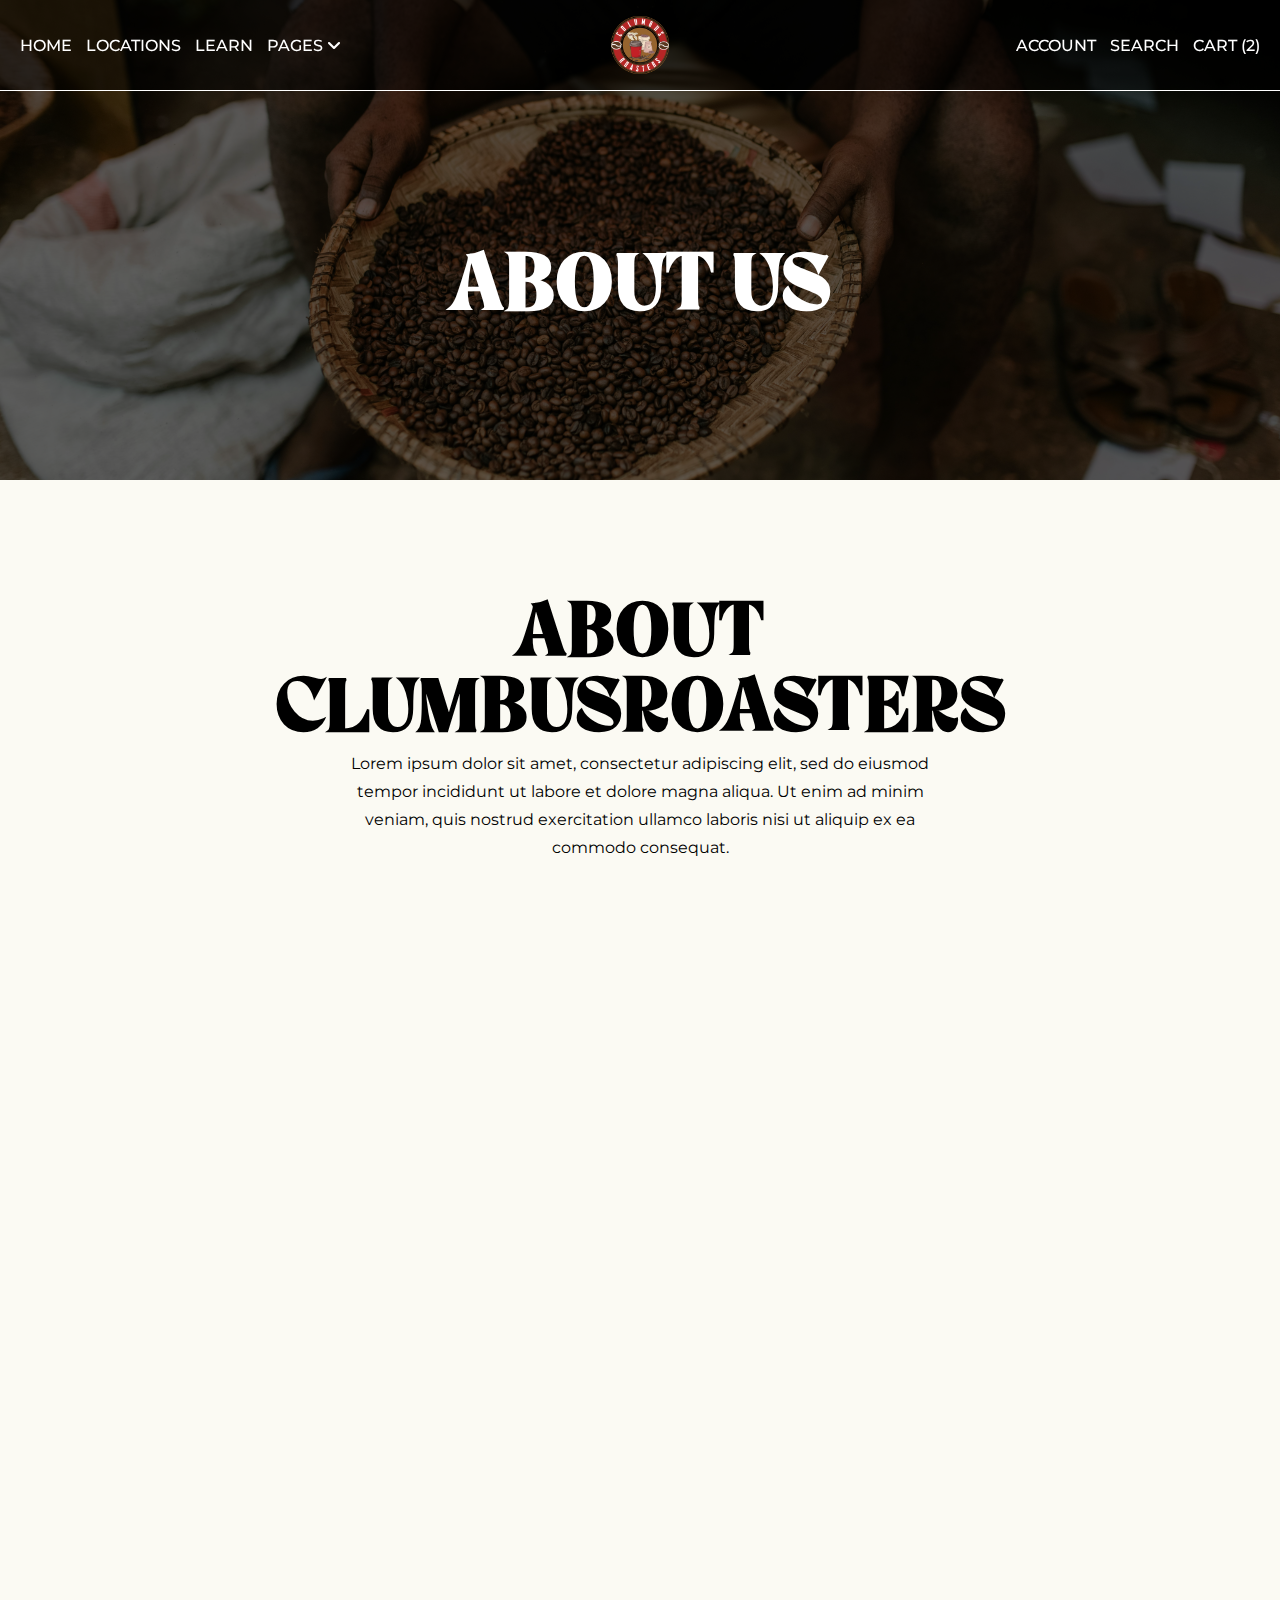
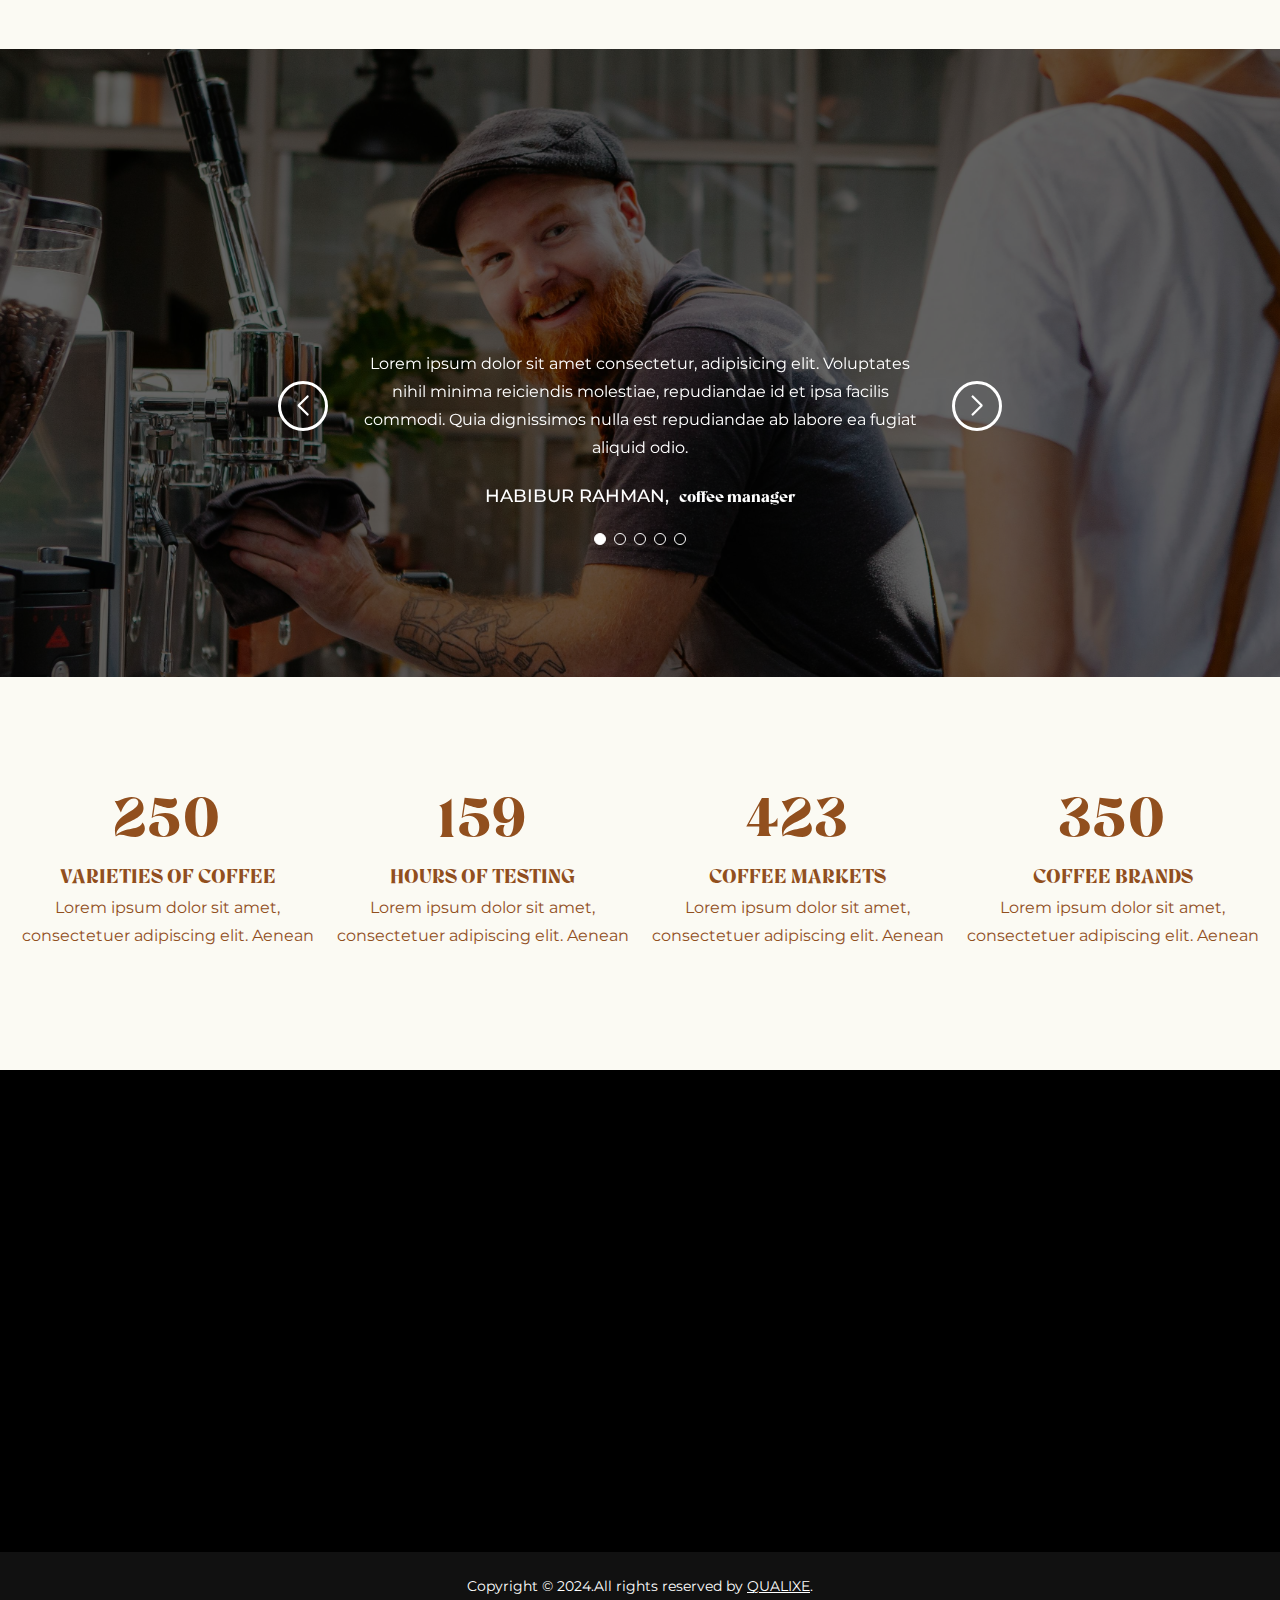
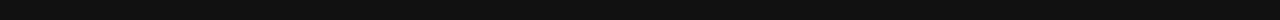
<file: about-us.html>
<!DOCTYPE html>
<html lang="en">

	<head>
		<meta charset="UTF-8">
		<meta name="viewport" content="width=device-width, initial-scale=1.0">
		<title>About Us</title>
		<!-- link css start -->
		<link href="https://fonts.googleapis.com/css2?family=Montserrat:ital,wght@0,100..900;1,100..900&display=swap"
			rel="stylesheet">
		<link rel="stylesheet" href="./assets/css/swiper-bundle.min.css">
		<link rel="stylesheet" href="./assets/css/animate.min.css">
		<link rel="stylesheet" href="./assets/css/all.min.css">
		<link rel="stylesheet" href="./assets/css/style.css">
		<!-- link css end -->
	</head>

	<body>

		<header>
			<!-- navbar section start -->
			<nav class="navbar">
				<div class="container">
					<div class="navbar-wrapper">
						<div class="navbar-menu">
							<div class="ham-menu-wrapper">
								<div class="ham-menu">
									<span></span>
									<span></span>
									<span></span>
								</div>
							</div>
							<div class="navbar-link-wrapper">
								<ul class="nav-link-items">
									<li class="nav-link-item">
										<a href="index.html" class="nav-link">HOME</a>
									</li>
									<li class="nav-link-item">
										<a href="#" class="nav-link">LOCATIONS</a>
									</li>
									<li class="nav-link-item">
										<a href="#" class="nav-link">LEARN</a>
									</li>
									<li class="nav-link-item">
										<a href="#" class="nav-link">PAGES <i class="fa-solid fa-angle-down"></i></a>
										<ul class="nav-link-sub-menu-items">
											<li class="nav-link-sub-menu-item">
												<a href="about-us.html" class="nav-link-sub-menu">ABOUT US</a>
											</li>
											<li class="nav-link-sub-menu-item">
												<a href="collection.html" class="nav-link-sub-menu">products Page</a>
											</li>
											<li class="nav-link-sub-menu-item">
												<a href="product-single.html" class="nav-link-sub-menu">Product-Single</a>
											</li>
											<li class="nav-link-sub-menu-item">
												<a href="blog.html" class="nav-link-sub-menu">Blog Page</a>
											</li>
											<li class="nav-link-sub-menu-item">
												<a href="training-consulting.html" class="nav-link-sub-menu">training & consultation</a>
											</li>
											<li class="nav-link-sub-menu-item">
												<a href="cart.html" class="nav-link-sub-menu">CART Page</a>
											</li>
											<li class="nav-link-sub-menu-item">
												<a href="wholesale.html" class="nav-link-sub-menu">wholesale Page</a>
											</li>
											<li class="nav-link-sub-menu-item">
												<a href="contact.html" class="nav-link-sub-menu">Contact Page</a>
											</li>
										</ul>
									</li>
								</ul>
							</div>
							<div class="navbar-brand">
								<div class="navbar-brand-logo">
									<a href="index.html" class="main-menu-logo">
										<img src="./assets/images/brand-logo.png" alt="brand-logo">
									</a>
								</div>
							</div>
							<div class="navbar-link-wrapper navbar-link-wrapper-right-area">
								<ul class="nav-link-items">
									<li class="nav-link-item">
										<a href="#" class="nav-link">ACCOUNT</a>
									</li>
									<li class="nav-link-item">
										<span class="nav-link search-open">SEARCH</span>
										<div class="search-bar">
											<div class="search-bar-close">
												<div class="search-bar-close-icon">
													<i class="fa-solid fa-xmark"></i>
												</div>
											</div>
											<form action="#" class="search-form">
												<div class="search-input-field">
													<input class="search-input" type="text" placeholder="Search">
													<div class="input-search-btn">
														<button class="search-btn"><i class="fa-solid fa-magnifying-glass"></i></button>
													</div>
												</div>
											</form>
										</div>
									</li>
									<li class="nav-link-item">
										<a href="#" class="nav-link">CART (2)</a>
									</li>
								</ul>
							</div>
							<div class="navbar-icon-wrapper">
								<span class="navbar-icon search-open">
									<i class="fa-solid fa-magnifying-glass"></i>
								</span>
								<div class="search-bar">
									<div class="search-bar-close">
										<div class="search-bar-close-icon">
											<i class="fa-solid fa-xmark"></i>
										</div>
									</div>
									<form action="#" class="search-form">
										<div class="search-input-field">
											<input class="search-input" type="text" placeholder="Search">
											<div class="input-search-btn">
												<button class="search-btn"><i class="fa-solid fa-magnifying-glass"></i></button>
											</div>
										</div>
									</form>
								</div>
								<a href="#" class="navbar-icon">
									<i class="fa-solid fa-cart-shopping"></i>
								</a>
							</div>
						</div>
					</div>
				</div>
			</nav>
			<!-- mobile menu start -->
			<div class="mobile-menu-wrapper">
				<div class="mobile-menu">
					<div class="mobile-menu-top">
						<div class="ham-menu-wrapper">
							<div class="ham-menu">
								<span></span>
								<span></span>
								<span></span>
							</div>
						</div>
						<div class="navbar-brand-logo">
							<a href="index.html" class="main-menu-logo">
								<img src="./assets/images/brand-logo.png" alt="brand-logo">
							</a>
						</div>
					</div>
					<div class="mobile-menu-link-wrapper">
						<ul class="mobile-menu-link-items">
							<li class="mobile-menu-link-item">
								<a href="index.html" class="mobile-menu-link">HOME</a>
							</li>
							<li class="mobile-menu-link-item">
								<a href="#" class="mobile-menu-link">LOCATION</a>
							</li>
							<li class="mobile-menu-link-item">
								<a href="#" class="mobile-menu-link">LEARN</a>
							</li>
							<li class="mobile-menu-link-item mobile-drop-down-menu">
								<span class="mobile-menu-link drop-down-menu-btn">PAGES <i class="fa-solid fa-angle-down"></i></span>
								<ul class="mobile-drop-down-menu-wrapper">
									<li class="nav-link-sub-menu-item">
										<a href="about-us.html" class="nav-link-sub-menu">ABOUT US</a>
									</li>
									<li class="nav-link-sub-menu-item">
										<a href="collection.html" class="nav-link-sub-menu">products Page</a>
									</li>
									<li class="nav-link-sub-menu-item">
										<a href="product-single.html" class="nav-link-sub-menu">Product-Single</a>
									</li>
									<li class="nav-link-sub-menu-item">
										<a href="blog.html" class="nav-link-sub-menu">Blog Page</a>
									</li>
									<li class="nav-link-sub-menu-item">
										<a href="training-consulting.html" class="nav-link-sub-menu">training & consultation</a>
									</li>
									<li class="nav-link-sub-menu-item">
										<a href="cart.html" class="nav-link-sub-menu">CART Page</a>
									</li>
									<li class="nav-link-sub-menu-item">
										<a href="wholesale.html" class="nav-link-sub-menu">wholesale Page</a>
									</li>
									<li class="nav-link-sub-menu-item">
										<a href="contact.html" class="nav-link-sub-menu">Contact Page</a>
									</li>
								</ul>
							</li>
						</ul>
						<div class="social-media-link-wrapper">
							<ul class="social-media-link-items">
								<li class="social-media-link-item">
									<a href="#" target="_blank" class="social-media-link">
										<i class="fa-brands fa-facebook"></i>
									</a>
								</li>
								<li class="social-media-link-item">
									<a href="#" target="_blank" class="social-media-link">
										<i class="fa-brands fa-instagram"></i>
									</a>
								</li>
								<li class="social-media-link-item">
									<a href="#" target="_blank" class="social-media-link">
										<i class="fa-brands fa-tiktok"></i>
									</a>
								</li>
								<li class="social-media-link-item">
									<a href="#" target="_blank" class="social-media-link">
										<i class="fa-brands fa-x-twitter"></i>
									</a>
								</li>
								<li class="social-media-link-item">
									<a href="#" target="_blank" class="social-media-link">
										<i class="fa-brands fa-x-twitter"></i>
									</a>
								</li>
							</ul>
						</div>
					</div>
				</div>
			</div>
			<!-- mobile menu end -->
			<!-- navbar section end -->
		</header>

		<main>
			<!-- page banner css start -->
			<section class="page-banner-section products-page-banner">
				<div class="container">
					<div class="page-heading-wrapper">
						<h1 class="page-heading">
							about us
						</h1>
					</div>
				</div>
			</section>
			<!-- page banner css end -->

			<!-- products page css start -->
			<section class="section about-us-section">
				<div class="container">
					<div class="page-common-heading">
						<div class="background-with-text-content">
							<h2 class="background-with-text-content-heading wow animate__animated animate__fadeInUp"
								data-wow-duration="1s" data-wow-delay=".1s">ABOUT CLUMBUSROASTERS
							</h2>
							<p class="background-with-text-content-text background-with-heading-text wow animate__animated animate__fadeInUp"
								data-wow-duration="1s" data-wow-delay=".3s">
								Lorem ipsum dolor sit amet, consectetur adipiscing elit, sed do eiusmod tempor
								incididunt ut labore et dolore magna aliqua. Ut enim ad minim veniam, quis nostrud
								exercitation ullamco laboris nisi ut aliquip ex ea commodo consequat.
							</p>
						</div>
					</div>
					<div class="about-us-items">
						<div class="about-us-item">
							<div class="about-us-item-img  wow animate__animated animate__zoomIn" data-wow-duration="1s"
								data-wow-delay=".1s">
								<img src="./assets/images/about-us-item-img-1.jpg" alt="about-us-item-img-1.jpg">
							</div>
							<div class="about-us-item-content">
								<h5 class="about-us-item-content-heading  wow animate__animated animate__fadeInUp"
								data-wow-duration="1s" data-wow-delay=".1s">Lorem ipsum dolor sit</h5>
								<p class="about-us-item-content-text  wow animate__animated animate__fadeInUp"
									data-wow-duration="1s" data-wow-delay=".3s">
									Lorem ipsum dolor sit amet, consectetur adipiscing elit, sed do eiusmod
									temporincidid unt ut labore et dolore magna aliqua. Ut enim ad minim veniam.
									Excepteur sint occaecat cupidatat non proident, sunt in culpa qui officia.
								</p>
							</div>
						</div>
						<div class="about-us-item">
							<div class="about-us-item-img  wow animate__animated animate__zoomIn" data-wow-duration="1s"
								data-wow-delay=".1s">
								<img src="./assets/images/about-us-item-img-2.jpg" alt="about-us-item-img-2.jpg">
							</div>
							<div class="about-us-item-content">
								<h5 class="about-us-item-content-heading  wow animate__animated animate__fadeInUp"
								data-wow-duration="1s" data-wow-delay=".1s">Lorem ipsum dolor sit</h5>
								<p class="about-us-item-content-text  wow animate__animated animate__fadeInUp"
									data-wow-duration="1s" data-wow-delay=".3s">
									Lorem ipsum dolor sit amet, consectetur adipiscing elit, sed do eiusmod
									temporincidid unt ut labore et dolore magna aliqua. Ut enim ad minim veniam.
									Excepteur sint occaecat cupidatat non proident, sunt in culpa qui officia.
								</p>
							</div>
						</div>
					</div>
				</div>
			</section>
			<!-- products page css end -->
			<!-- testimonial section start -->
			<section class="section testimonial-section about-page-testimonial">
				<div class="container">
					<div class="background-with-text-content">
						<h2 class="background-with-text-content-heading wow animate__animated animate__fadeInUp"
							data-wow-duration="1s" data-wow-delay=".1s">TESTIMONIALS
						</h2>
						<p class="background-with-text-content-text background-with-heading-text wow animate__animated animate__fadeInUp"
							data-wow-duration="1s" data-wow-delay=".3s">
							Lorem ipsum dolor sit amet consectetur adipisicing elit. Labore ullam reiciendis doloremque
							aut
						</p>
					</div>
					<div class="swiper testimonial-swiper-slider">
						<div class="swiper-wrapper testimonial-slider-items">
							<div class="swiper-slide testimonial-slider-item">
								<div class="testimonial-slider-content">
									<p class="testimonial-slider-content-text">
										Lorem ipsum dolor sit amet consectetur, adipisicing elit. Voluptates nihil
										minima reiciendis molestiae, repudiandae id et ipsa facilis commodi. Quia
										dignissimos nulla est repudiandae ab labore ea fugiat aliquid odio.
									</p>
									<h6 class="testimonial-slider-content-heading">
										habibur rahman, <span>coffee manager</span>
									</h6>
								</div>
							</div>
							<div class="swiper-slide testimonial-slider-item">
								<div class="testimonial-slider-content">
									<p class="testimonial-slider-content-text">
										Lorem ipsum dolor sit amet consectetur, adipisicing elit. Voluptates nihil
										minima reiciendis molestiae, repudiandae id et ipsa facilis commodi. Quia
										dignissimos nulla est repudiandae ab labore ea fugiat aliquid odio.
									</p>
									<h6 class="testimonial-slider-content-heading">
										limon ali, <span>coffee manager</span>
									</h6>
								</div>
							</div>
							<div class="swiper-slide testimonial-slider-item">
								<div class="testimonial-slider-content">
									<p class="testimonial-slider-content-text">
										Lorem ipsum dolor sit amet consectetur, adipisicing elit. Voluptates nihil
										minima reiciendis molestiae, repudiandae id et ipsa facilis commodi. Quia
										dignissimos nulla est repudiandae ab labore ea fugiat aliquid odio.
									</p>
									<h6 class="testimonial-slider-content-heading">
										russel islam, <span>coffee manager</span>
									</h6>
								</div>
							</div>
							<div class="swiper-slide testimonial-slider-item">
								<div class="testimonial-slider-content">
									<p class="testimonial-slider-content-text">
										Lorem ipsum dolor sit amet consectetur, adipisicing elit. Voluptates nihil
										minima reiciendis molestiae, repudiandae id et ipsa facilis commodi. Quia
										dignissimos nulla est repudiandae ab labore ea fugiat aliquid odio.
									</p>
									<h6 class="testimonial-slider-content-heading">
										limon ali, <span>coffee manager</span>
									</h6>
								</div>
							</div>
							<div class="swiper-slide testimonial-slider-item">
								<div class="testimonial-slider-content">
									<p class="testimonial-slider-content-text">
										Lorem ipsum dolor sit amet consectetur, adipisicing elit. Voluptates nihil
										minima reiciendis molestiae, repudiandae id et ipsa facilis commodi. Quia
										dignissimos nulla est repudiandae ab labore ea fugiat aliquid odio.
									</p>
									<h6 class="testimonial-slider-content-heading">
										habibur rahman, <span>coffee manager</span>
									</h6>
								</div>
							</div>
						</div>
						<div class="swiper-pagination"></div>
						<div class="swiper-button-prev"></div>
						<div class="swiper-button-next"></div>
					</div>
				</div>
			</section>
			<!-- testimonial section end -->

			<!-- about-page-counter-up-section start -->
			<section class="section counter-up-section">
				<div class="container">
					<div class="counter-up-items">
						<div class="counter-up-item">
							<span class="counter-text about-page-counter-up">250</span>
							<h5 class="counter-up-item-heading">Varieties of Coffee
							</h5>
							<p class="counter-up-item-text">
								Lorem ipsum dolor sit amet, consectetuer adipiscing elit. Aenean
							</p>
						</div>
						<div class="counter-up-item">
							<span class="counter-text about-page-counter-up">159</span>
							<h5 class="counter-up-item-heading">Hours of Testing
							</h5>
							<p class="counter-up-item-text">
								Lorem ipsum dolor sit amet, consectetuer adipiscing elit. Aenean
							</p>
						</div>
						<div class="counter-up-item">
							<span class="counter-text about-page-counter-up">423</span>
							<h5 class="counter-up-item-heading">Coffee Markets
							</h5>
							<p class="counter-up-item-text">
								Lorem ipsum dolor sit amet, consectetuer adipiscing elit. Aenean
							</p>
						</div>
						<div class="counter-up-item">
							<span class="counter-text about-page-counter-up">350</span>
							<h5 class="counter-up-item-heading">Coffee Brands
							</h5>
							<p class="counter-up-item-text">
								Lorem ipsum dolor sit amet, consectetuer adipiscing elit. Aenean
							</p>
						</div>
					</div> 
				</div>
			</section>
			<!-- about-page-counter-up-section end -->
		</main>

		<footer>
			<!-- footer section start -->
			<section class="section footer-section">
				<div class="container">
					<div class="footer-section-items">
						<div class="footer-section-item">
							<h6 class="footer-heading wow animate__animated animate__slideInLeft" data-wow-duration="1s"
								data-wow-delay=".1s">CONTACT US</h6>
							<p class="footer-text wow animate__animated animate__slideInLeft" data-wow-duration="1s"
								data-wow-delay=".2s"><i class="fa-solid fa-phone-volume"></i><a
									class="footer-contact-link" href="callto:01712345678">01712345678</a>
							</p>
							<p class="footer-text wow animate__animated animate__slideInLeft" data-wow-duration="1s"
								data-wow-delay=".3s"><i class="fa-solid fa-envelope-open-text"></i><a
									class="footer-contact-link"
									href="mailto:clumbusroasters@gmail.com">clumbusroasters@gmail.com</a>
							</p>
							<p class="footer-text wow animate__animated animate__slideInLeft" data-wow-duration="1s"
								data-wow-delay=".4s"><i class="fa-solid fa-location-dot"></i><a
									class="footer-contact-link" href="#">Mirpur, Dhaka-1216, Bangladesh</a>
							</p>
							<div class="social-link-wrapper">
								<h6 class="footer-social-link-heading wow animate__animated animate__slideInLeft"
									data-wow-duration="1s" data-wow-delay=".1s">FOLLOW US:</h6>
								<ul class="footer-social-links">
									<li class="social-media-link-item wow animate__animated animate__slideInLeft"
										data-wow-duration="1s" data-wow-delay=".1s">
										<a href="#" target="_blank" class="social-media-link">
											<i class="fa-brands fa-facebook"></i>
										</a>
									</li>
									<li class="social-media-link-item wow animate__animated animate__slideInLeft"
										data-wow-duration="1s" data-wow-delay=".2s">
										<a href="#" target="_blank" class="social-media-link">
											<i class="fa-brands fa-instagram"></i>
										</a>
									</li>
									<li class="social-media-link-item wow animate__animated animate__slideInLeft"
										data-wow-duration="1s" data-wow-delay=".3s">
										<a href="#" target="_blank" class="social-media-link">
											<i class="fa-brands fa-tiktok"></i>
										</a>
									</li>
									<li class="social-media-link-item wow animate__animated animate__slideInLeft"
										data-wow-duration="1s" data-wow-delay=".4s">
										<a href="#" target="_blank" class="social-media-link">
											<i class="fa-brands fa-youtube"></i>
										</a>
									</li>
									<li class="social-media-link-item wow animate__animated animate__slideInLeft"
										data-wow-duration="1s" data-wow-delay=".5s">
										<a href="#" target="_blank" class="social-media-link">
											<i class="fa-brands fa-x-twitter"></i>
										</a>
									</li>
								</ul>
							</div>
						</div>
						<div class="footer-section-item">
							<h6 class="footer-heading wow animate__animated animate__slideInUp" data-wow-duration="1s"
								data-wow-delay=".1s">QUICK LINKS</h6>
							<ul class="footer-nav-links">
								<li class="footer-nav-link wow animate__animated animate__slideInUp"
									data-wow-duration="1s" data-wow-delay=".2s">
									<a class="footer-nav-link-text" href="">FAQ</a>
								</li>
								<li class="footer-nav-link wow animate__animated animate__slideInUp"
									data-wow-duration="1s" data-wow-delay=".3s">
									<a class="footer-nav-link-text" href="">Shipping & Returns</a>
								</li>
								<li class="footer-nav-link wow animate__animated animate__slideInUp"
									data-wow-duration="1s" data-wow-delay=".4s">
									<a class="footer-nav-link-text" href="">Careers</a>
								</li>
								<li class="footer-nav-link wow animate__animated animate__slideInUp"
									data-wow-duration="1s" data-wow-delay=".5s">
									<a class="footer-nav-link-text" href="">Contact</a>
								</li>
								<li class="footer-nav-link wow animate__animated animate__slideInUp"
									data-wow-duration="1s" data-wow-delay=".6s">
									<a class="footer-nav-link-text" href="">Terms And Conditions</a>
								</li>
								<li class="footer-nav-link wow animate__animated animate__slideInUp"
									data-wow-duration="1s" data-wow-delay=".7s">
									<a class="footer-nav-link-text" href="">Manage Subscriptions</a>
								</li>
							</ul>
						</div>
						<div class="footer-section-item">
							<h6 class="footer-heading wow animate__animated animate__slideInRight"
								data-wow-duration="1s" data-wow-delay=".1s">NEWSLETTER</h6>
							<p class="footer-text wow animate__animated animate__slideInRight" data-wow-duration="1s"
								data-wow-delay=".2s">Subscribe to receive updates, access to exclusive deals, and more.
							</p>
							<form class="footer-form wow animate__animated animate__slideInRight" action="#"
								data-wow-duration="1s" data-wow-delay=".3s">
								<input class="footer-input" type="mail" placeholder="Enter your mail address">
							</form>
							<div class="footer-form-btn wow animate__animated animate__slideInRight"
								data-wow-duration="1s" data-wow-delay=".4s">
								<a class="btn custom-btn" href="#">SUBSCRIBE</a>
							</div>
						</div>
					</div>
				</div>
			</section>
			<section class="copyright-section">
				<p class="copyright-section-text">
					Copyright &copy; 2024.All rights reserved by <a href="#">QUALIXE</a>.
				</p>
			</section>
			<!-- footer section end -->
		</footer>

		<!-- js link start-->
		<script src="./assets/js/jquery-1.12.4.min.js"></script>
		<script src="./assets/js/swiper-bundle.min.js"></script>
		<script src="./assets/js/jquery.counterup.min.js"></script>
		<script src="./assets/js/waypoints.min.js"></script>
		<script src="./assets/js/wow.min.js"></script>
		<script src="./assets/js/script.js"></script>
		<!-- js link end-->
	</body>

</html>
</file>
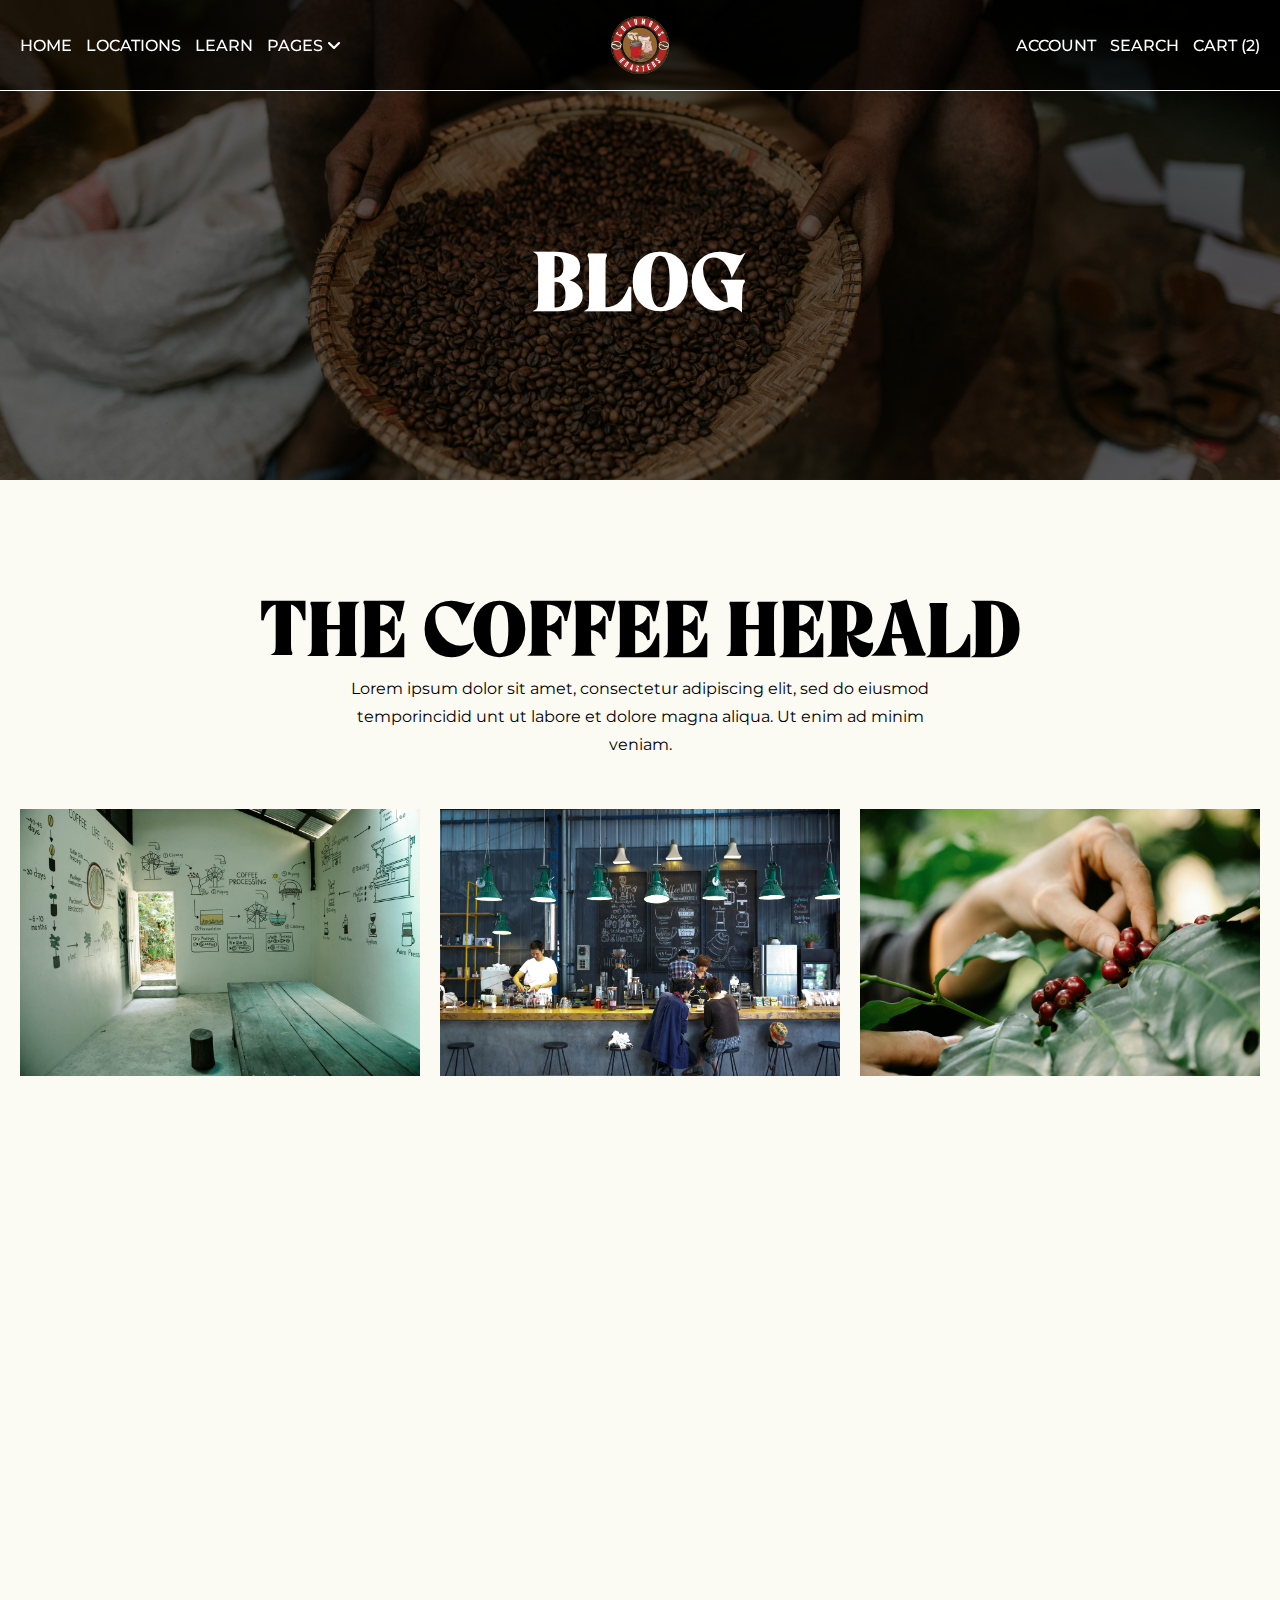
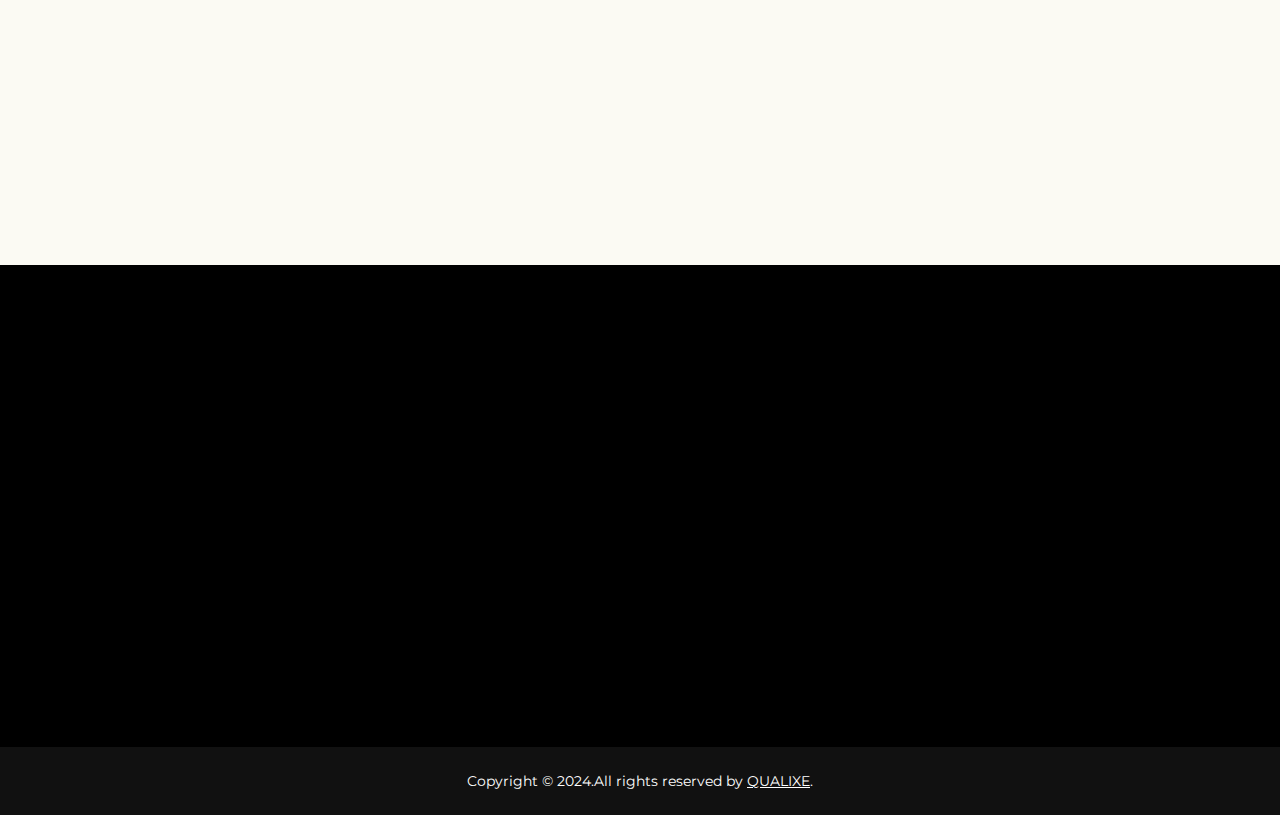
<file: blog.html>
<!DOCTYPE html>
<html lang="en">

	<head>
		<meta charset="UTF-8">
		<meta name="viewport" content="width=device-width, initial-scale=1.0">
		<title>Blog</title>
		<!-- link css start -->
		<link href="https://fonts.googleapis.com/css2?family=Montserrat:ital,wght@0,100..900;1,100..900&display=swap"
			rel="stylesheet">
		<link rel="stylesheet" href="./assets/css/swiper-bundle.min.css">
		<link rel="stylesheet" href="./assets/css/animate.min.css">
		<link rel="stylesheet" href="./assets/css/all.min.css">
		<link rel="stylesheet" href="./assets/css/style.css">
		<!-- link css end -->
	</head>

	<body>

		<header>
			<!-- navbar section start -->
			<nav class="navbar">
				<div class="container">
					<div class="navbar-wrapper">
						<div class="navbar-menu">
							<div class="ham-menu-wrapper">
								<div class="ham-menu">
									<span></span>
									<span></span>
									<span></span>
								</div>
							</div>
							<div class="navbar-link-wrapper">
								<ul class="nav-link-items">
									<li class="nav-link-item">
										<a href="index.html" class="nav-link">HOME</a>
									</li>
									<li class="nav-link-item">
										<a href="#" class="nav-link">LOCATIONS</a>
									</li>
									<li class="nav-link-item">
										<a href="#" class="nav-link">LEARN</a>
									</li>
									<li class="nav-link-item">
										<a href="#" class="nav-link">PAGES <i class="fa-solid fa-angle-down"></i></a>
										<ul class="nav-link-sub-menu-items">
											<li class="nav-link-sub-menu-item">
												<a href="about-us.html" class="nav-link-sub-menu">ABOUT US</a>
											</li>
											<li class="nav-link-sub-menu-item">
												<a href="collection.html" class="nav-link-sub-menu">products Page</a>
											</li>
											<li class="nav-link-sub-menu-item">
												<a href="product-single.html" class="nav-link-sub-menu">Product-Single</a>
											</li>
											<li class="nav-link-sub-menu-item">
												<a href="blog.html" class="nav-link-sub-menu">Blog Page</a>
											</li>
											<li class="nav-link-sub-menu-item">
												<a href="training-consulting.html" class="nav-link-sub-menu">training & consultation</a>
											</li>
											<li class="nav-link-sub-menu-item">
												<a href="cart.html" class="nav-link-sub-menu">CART Page</a>
											</li>
											<li class="nav-link-sub-menu-item">
												<a href="wholesale.html" class="nav-link-sub-menu">wholesale Page</a>
											</li>
											<li class="nav-link-sub-menu-item">
												<a href="contact.html" class="nav-link-sub-menu">Contact Page</a>
											</li>
										</ul>
									</li>
								</ul>
							</div>
							<div class="navbar-brand">
								<div class="navbar-brand-logo">
									<a href="index.html" class="main-menu-logo">
										<img src="./assets/images/brand-logo.png" alt="brand-logo">
									</a>
								</div>
							</div>
							<div class="navbar-link-wrapper navbar-link-wrapper-right-area">
								<ul class="nav-link-items">
									<li class="nav-link-item">
										<a href="#" class="nav-link">ACCOUNT</a>
									</li>
									<li class="nav-link-item">
										<span class="nav-link search-open">SEARCH</span>
										<div class="search-bar">
											<div class="search-bar-close">
												<div class="search-bar-close-icon">
													<i class="fa-solid fa-xmark"></i>
												</div>
											</div>
											<form action="#" class="search-form">
												<div class="search-input-field">
													<input class="search-input" type="text" placeholder="Search">
													<div class="input-search-btn">
														<button class="search-btn"><i class="fa-solid fa-magnifying-glass"></i></button>
													</div>
												</div>
											</form>
										</div>
									</li>
									<li class="nav-link-item">
										<a href="#" class="nav-link">CART (2)</a>
									</li>
								</ul>
							</div>
							<div class="navbar-icon-wrapper">
								<span class="navbar-icon search-open">
									<i class="fa-solid fa-magnifying-glass"></i>
								</span>
								<div class="search-bar">
									<div class="search-bar-close">
										<div class="search-bar-close-icon">
											<i class="fa-solid fa-xmark"></i>
										</div>
									</div>
									<form action="#" class="search-form">
										<div class="search-input-field">
											<input class="search-input" type="text" placeholder="Search">
											<div class="input-search-btn">
												<button class="search-btn"><i class="fa-solid fa-magnifying-glass"></i></button>
											</div>
										</div>
									</form>
								</div>
								<a href="#" class="navbar-icon">
									<i class="fa-solid fa-cart-shopping"></i>
								</a>
							</div>
						</div>
					</div>
				</div>
			</nav>
			<!-- mobile menu start -->
			<div class="mobile-menu-wrapper">
				<div class="mobile-menu">
					<div class="mobile-menu-top">
						<div class="ham-menu-wrapper">
							<div class="ham-menu">
								<span></span>
								<span></span>
								<span></span>
							</div>
						</div>
						<div class="navbar-brand-logo">
							<a href="index.html" class="main-menu-logo">
								<img src="./assets/images/brand-logo.png" alt="brand-logo">
							</a>
						</div>
					</div>
					<div class="mobile-menu-link-wrapper">
						<ul class="mobile-menu-link-items">
							<li class="mobile-menu-link-item">
								<a href="index.html" class="mobile-menu-link">HOME</a>
							</li>
							<li class="mobile-menu-link-item">
								<a href="#" class="mobile-menu-link">LOCATION</a>
							</li>
							<li class="mobile-menu-link-item">
								<a href="#" class="mobile-menu-link">LEARN</a>
							</li>
							<li class="mobile-menu-link-item mobile-drop-down-menu">
								<span class="mobile-menu-link drop-down-menu-btn">PAGES <i class="fa-solid fa-angle-down"></i></span>
								<ul class="mobile-drop-down-menu-wrapper">
									<li class="nav-link-sub-menu-item">
										<a href="about-us.html" class="nav-link-sub-menu">ABOUT US</a>
									</li>
									<li class="nav-link-sub-menu-item">
										<a href="collection.html" class="nav-link-sub-menu">products Page</a>
									</li>
									<li class="nav-link-sub-menu-item">
										<a href="product-single.html" class="nav-link-sub-menu">Product-Single</a>
									</li>
									<li class="nav-link-sub-menu-item">
										<a href="blog.html" class="nav-link-sub-menu">Blog Page</a>
									</li>
									<li class="nav-link-sub-menu-item">
										<a href="training-consulting.html" class="nav-link-sub-menu">training & consultation</a>
									</li>
									<li class="nav-link-sub-menu-item">
										<a href="cart.html" class="nav-link-sub-menu">CART Page</a>
									</li>
									<li class="nav-link-sub-menu-item">
										<a href="wholesale.html" class="nav-link-sub-menu">wholesale Page</a>
									</li>
									<li class="nav-link-sub-menu-item">
										<a href="contact.html" class="nav-link-sub-menu">Contact Page</a>
									</li>
								</ul>
							</li>
						</ul>
						<div class="social-media-link-wrapper">
							<ul class="social-media-link-items">
								<li class="social-media-link-item">
									<a href="#" target="_blank" class="social-media-link">
										<i class="fa-brands fa-facebook"></i>
									</a>
								</li>
								<li class="social-media-link-item">
									<a href="#" target="_blank" class="social-media-link">
										<i class="fa-brands fa-instagram"></i>
									</a>
								</li>
								<li class="social-media-link-item">
									<a href="#" target="_blank" class="social-media-link">
										<i class="fa-brands fa-tiktok"></i>
									</a>
								</li>
								<li class="social-media-link-item">
									<a href="#" target="_blank" class="social-media-link">
										<i class="fa-brands fa-x-twitter"></i>
									</a>
								</li>
								<li class="social-media-link-item">
									<a href="#" target="_blank" class="social-media-link">
										<i class="fa-brands fa-x-twitter"></i>
									</a>
								</li>
							</ul>
						</div>
					</div>
				</div>
			</div>
			<!-- mobile menu end -->
			<!-- navbar section end -->
		</header>

		<main>
			<!-- page banner css start -->
			<section class="page-banner-section products-page-banner">
				<div class="container">
					<div class="page-heading-wrapper">
						<h1 class="page-heading">
							BLOG
						</h1>
					</div>
				</div>
			</section>
			<!-- page banner css end -->

			<!-- blog page css start -->
			<section class="section blog-section">
				<div class="container">
					<div class="page-common-heading cart-heading">
						<div class="background-with-text-content">
							<h2 class="background-with-text-content-heading wow animate__animated animate__fadeInUp"
								data-wow-duration="1s" data-wow-delay=".1s">The Coffee Herald
							</h2>
							<p class="background-with-text-content-text background-with-heading-text wow animate__animated animate__fadeInUp"
								data-wow-duration="1s" data-wow-delay=".3s">
								Lorem ipsum dolor sit amet, consectetur adipiscing elit, sed do eiusmod
									temporincidid unt ut labore et dolore magna aliqua. Ut enim ad minim veniam.
							</p>
						</div>
					</div>
					<div class="about-us-items blog-items">
						<div class="about-us-item blog-item">
							<div class="about-us-item-img  wow animate__animated animate__zoomIn" data-wow-duration="1s"
								data-wow-delay=".1s">
								<img src="./assets/images/blog-item-img-1.jpg" alt="blog-item-img-1.jpg">
							</div>
							<div class="about-us-item-content">
								<h5 class="about-us-item-content-heading  wow animate__animated animate__fadeInUp"
									data-wow-duration="1s" data-wow-delay=".1s">Lorem ipsum dolor sit</h5>
								<p class="about-us-item-content-text  wow animate__animated animate__fadeInUp"
									data-wow-duration="1s" data-wow-delay=".2s">
									Lorem ipsum dolor sit amet, consectetur adipiscing elit, sed do eiusmod
									temporincidid unt ut labore et dolore magna aliqua. Ut enim ad minim veniam.
								</p>
								<div class="blog-item-content-btn wow animate__animated animate__fadeInUp"
								data-wow-duration="1s" data-wow-delay=".3s">
									<a class="blog-item-content-btn-link" href="#">read more<span class="blog-item-content-btn-icon">
										<i class="fa-solid fa-arrow-right"></i>
									</span></a>
								</div>
							</div>
						</div>
						<div class="about-us-item blog-item">
							<div class="about-us-item-img  wow animate__animated animate__zoomIn" data-wow-duration="1s"
								data-wow-delay=".1s">
								<img src="./assets/images/blog-item-img-2.jpg" alt="blog-item-img-2.jpg">
							</div>
							<div class="about-us-item-content">
								<h5 class="about-us-item-content-heading  wow animate__animated animate__fadeInUp"
									data-wow-duration="1s" data-wow-delay=".1s">Lorem ipsum dolor sit</h5>
								<p class="about-us-item-content-text  wow animate__animated animate__fadeInUp"
									data-wow-duration="1s" data-wow-delay=".2s">
									Lorem ipsum dolor sit amet, consectetur adipiscing elit, sed do eiusmod
									temporincidid unt ut labore et dolore magna aliqua. Ut enim ad minim veniam.
								</p>
								<div class="blog-item-content-btn wow animate__animated animate__fadeInUp"
								data-wow-duration="1s" data-wow-delay=".3s">
									<a class="blog-item-content-btn-link" href="#">read more<span class="blog-item-content-btn-icon">
										<i class="fa-solid fa-arrow-right"></i>
									</span></a>
								</div>
							</div>
						</div>
						<div class="about-us-item blog-item">
							<div class="about-us-item-img  wow animate__animated animate__zoomIn" data-wow-duration="1s"
								data-wow-delay=".1s">
								<img src="./assets/images/blog-item-img-3.jpg" alt="blog-item-img-3.jpg">
							</div>
							<div class="about-us-item-content">
								<h5 class="about-us-item-content-heading  wow animate__animated animate__fadeInUp"
									data-wow-duration="1s" data-wow-delay=".1s">Lorem ipsum dolor sit</h5>
								<p class="about-us-item-content-text  wow animate__animated animate__fadeInUp"
									data-wow-duration="1s" data-wow-delay=".2s">
									Lorem ipsum dolor sit amet, consectetur adipiscing elit, sed do eiusmod
									temporincidid unt ut labore et dolore magna aliqua. Ut enim ad minim veniam.
								</p>
								<div class="blog-item-content-btn wow animate__animated animate__fadeInUp"
								data-wow-duration="1s" data-wow-delay=".3s">
									<a class="blog-item-content-btn-link" href="#">read more<span class="blog-item-content-btn-icon">
										<i class="fa-solid fa-arrow-right"></i>
									</span></a>
								</div>
							</div>
						</div>
						<div class="about-us-item blog-item">
							<div class="about-us-item-img  wow animate__animated animate__zoomIn" data-wow-duration="1s"
								data-wow-delay=".1s">
								<img src="./assets/images/blog-item-img-4.jpg" alt="blog-item-img-4.jpg">
							</div>
							<div class="about-us-item-content">
								<h5 class="about-us-item-content-heading  wow animate__animated animate__fadeInUp"
									data-wow-duration="1s" data-wow-delay=".1s">Lorem ipsum dolor sit</h5>
								<p class="about-us-item-content-text  wow animate__animated animate__fadeInUp"
									data-wow-duration="1s" data-wow-delay=".2s">
									Lorem ipsum dolor sit amet, consectetur adipiscing elit, sed do eiusmod
									temporincidid unt ut labore et dolore magna aliqua. Ut enim ad minim veniam.
								</p>
								<div class="blog-item-content-btn wow animate__animated animate__fadeInUp"
								data-wow-duration="1s" data-wow-delay=".3s">
									<a class="blog-item-content-btn-link" href="#">read more<span class="blog-item-content-btn-icon">
										<i class="fa-solid fa-arrow-right"></i>
									</span></a>
								</div>
							</div>
						</div>
						<div class="about-us-item blog-item">
							<div class="about-us-item-img  wow animate__animated animate__zoomIn" data-wow-duration="1s"
								data-wow-delay=".1s">
								<img src="./assets/images/blog-item-img-5.jpg" alt="blog-item-img-5.jpg">
							</div>
							<div class="about-us-item-content">
								<h5 class="about-us-item-content-heading  wow animate__animated animate__fadeInUp"
									data-wow-duration="1s" data-wow-delay=".1s">Lorem ipsum dolor sit</h5>
								<p class="about-us-item-content-text  wow animate__animated animate__fadeInUp"
									data-wow-duration="1s" data-wow-delay=".2s">
									Lorem ipsum dolor sit amet, consectetur adipiscing elit, sed do eiusmod
									temporincidid unt ut labore et dolore magna aliqua. Ut enim ad minim veniam.
								</p>
								<div class="blog-item-content-btn wow animate__animated animate__fadeInUp"
								data-wow-duration="1s" data-wow-delay=".3s">
									<a class="blog-item-content-btn-link" href="#">read more<span class="blog-item-content-btn-icon">
										<i class="fa-solid fa-arrow-right"></i>
									</span></a>
								</div>
							</div>
						</div>
						<div class="about-us-item blog-item">
							<div class="about-us-item-img  wow animate__animated animate__zoomIn" data-wow-duration="1s"
								data-wow-delay=".1s">
								<img src="./assets/images/blog-item-img-6.jpg" alt="blog-item-img-6.jpg">
							</div>
							<div class="about-us-item-content">
								<h5 class="about-us-item-content-heading  wow animate__animated animate__fadeInUp"
									data-wow-duration="1s" data-wow-delay=".1s">Lorem ipsum dolor sit</h5>
								<p class="about-us-item-content-text  wow animate__animated animate__fadeInUp"
									data-wow-duration="1s" data-wow-delay=".2s">
									Lorem ipsum dolor sit amet, consectetur adipiscing elit, sed do eiusmod
									temporincidid unt ut labore et dolore magna aliqua. Ut enim ad minim veniam.
								</p>
								<div class="blog-item-content-btn wow animate__animated animate__fadeInUp"
								data-wow-duration="1s" data-wow-delay=".3s">
									<a class="blog-item-content-btn-link" href="#">read more<span class="blog-item-content-btn-icon">
										<i class="fa-solid fa-arrow-right"></i>
									</span></a>
								</div>
							</div>
						</div>
					</div>
				</div>
			</section>
			<!-- blog page css end -->
		</main>

		<footer>
			<!-- footer section start -->
			<section class="section footer-section">
				<div class="container">
					<div class="footer-section-items">
						<div class="footer-section-item">
							<h6 class="footer-heading wow animate__animated animate__slideInLeft" data-wow-duration="1s"
								data-wow-delay=".1s">CONTACT US</h6>
							<p class="footer-text wow animate__animated animate__slideInLeft" data-wow-duration="1s"
								data-wow-delay=".2s"><i class="fa-solid fa-phone-volume"></i><a
									class="footer-contact-link" href="callto:01712345678">01712345678</a>
							</p>
							<p class="footer-text wow animate__animated animate__slideInLeft" data-wow-duration="1s"
								data-wow-delay=".3s"><i class="fa-solid fa-envelope-open-text"></i><a
									class="footer-contact-link"
									href="mailto:clumbusroasters@gmail.com">clumbusroasters@gmail.com</a>
							</p>
							<p class="footer-text wow animate__animated animate__slideInLeft" data-wow-duration="1s"
								data-wow-delay=".4s"><i class="fa-solid fa-location-dot"></i><a
									class="footer-contact-link" href="#">Mirpur, Dhaka-1216, Bangladesh</a>
							</p>
							<div class="social-link-wrapper">
								<h6 class="footer-social-link-heading wow animate__animated animate__slideInLeft"
									data-wow-duration="1s" data-wow-delay=".1s">FOLLOW US:</h6>
								<ul class="footer-social-links">
									<li class="social-media-link-item wow animate__animated animate__slideInLeft"
										data-wow-duration="1s" data-wow-delay=".1s">
										<a href="#" target="_blank" class="social-media-link">
											<i class="fa-brands fa-facebook"></i>
										</a>
									</li>
									<li class="social-media-link-item wow animate__animated animate__slideInLeft"
										data-wow-duration="1s" data-wow-delay=".2s">
										<a href="#" target="_blank" class="social-media-link">
											<i class="fa-brands fa-instagram"></i>
										</a>
									</li>
									<li class="social-media-link-item wow animate__animated animate__slideInLeft"
										data-wow-duration="1s" data-wow-delay=".3s">
										<a href="#" target="_blank" class="social-media-link">
											<i class="fa-brands fa-tiktok"></i>
										</a>
									</li>
									<li class="social-media-link-item wow animate__animated animate__slideInLeft"
										data-wow-duration="1s" data-wow-delay=".4s">
										<a href="#" target="_blank" class="social-media-link">
											<i class="fa-brands fa-youtube"></i>
										</a>
									</li>
									<li class="social-media-link-item wow animate__animated animate__slideInLeft"
										data-wow-duration="1s" data-wow-delay=".5s">
										<a href="#" target="_blank" class="social-media-link">
											<i class="fa-brands fa-x-twitter"></i>
										</a>
									</li>
								</ul>
							</div>
						</div>
						<div class="footer-section-item">
							<h6 class="footer-heading wow animate__animated animate__slideInUp" data-wow-duration="1s"
								data-wow-delay=".1s">QUICK LINKS</h6>
							<ul class="footer-nav-links">
								<li class="footer-nav-link wow animate__animated animate__slideInUp"
									data-wow-duration="1s" data-wow-delay=".2s">
									<a class="footer-nav-link-text" href="">FAQ</a>
								</li>
								<li class="footer-nav-link wow animate__animated animate__slideInUp"
									data-wow-duration="1s" data-wow-delay=".3s">
									<a class="footer-nav-link-text" href="">Shipping & Returns</a>
								</li>
								<li class="footer-nav-link wow animate__animated animate__slideInUp"
									data-wow-duration="1s" data-wow-delay=".4s">
									<a class="footer-nav-link-text" href="">Careers</a>
								</li>
								<li class="footer-nav-link wow animate__animated animate__slideInUp"
									data-wow-duration="1s" data-wow-delay=".5s">
									<a class="footer-nav-link-text" href="">Contact</a>
								</li>
								<li class="footer-nav-link wow animate__animated animate__slideInUp"
									data-wow-duration="1s" data-wow-delay=".6s">
									<a class="footer-nav-link-text" href="">Terms And Conditions</a>
								</li>
								<li class="footer-nav-link wow animate__animated animate__slideInUp"
									data-wow-duration="1s" data-wow-delay=".7s">
									<a class="footer-nav-link-text" href="">Manage Subscriptions</a>
								</li>
							</ul>
						</div>
						<div class="footer-section-item">
							<h6 class="footer-heading wow animate__animated animate__slideInRight"
								data-wow-duration="1s" data-wow-delay=".1s">NEWSLETTER</h6>
							<p class="footer-text wow animate__animated animate__slideInRight" data-wow-duration="1s"
								data-wow-delay=".2s">Subscribe to receive updates, access to exclusive deals, and more.
							</p>
							<form class="footer-form wow animate__animated animate__slideInRight" action="#"
								data-wow-duration="1s" data-wow-delay=".3s">
								<input class="footer-input" type="mail" placeholder="Enter your mail address">
							</form>
							<div class="footer-form-btn wow animate__animated animate__slideInRight"
								data-wow-duration="1s" data-wow-delay=".4s">
								<a class="btn custom-btn" href="#">SUBSCRIBE</a>
							</div>
						</div>
					</div>
				</div>
			</section>
			<section class="copyright-section">
				<p class="copyright-section-text">
					Copyright &copy; 2024.All rights reserved by <a href="#">QUALIXE</a>.
				</p>
			</section>
			<!-- footer section end -->
		</footer>

		<!-- js link start-->
		<script src="./assets/js/jquery-1.12.4.min.js"></script>
		<script src="./assets/js/swiper-bundle.min.js"></script>
		<script src="./assets/js/jquery.counterup.min.js"></script>
		<script src="./assets/js/waypoints.min.js"></script>
		<script src="./assets/js/wow.min.js"></script>
		<script src="./assets/js/script.js"></script>
		<!-- js link end-->
	</body>

</html>
</file>
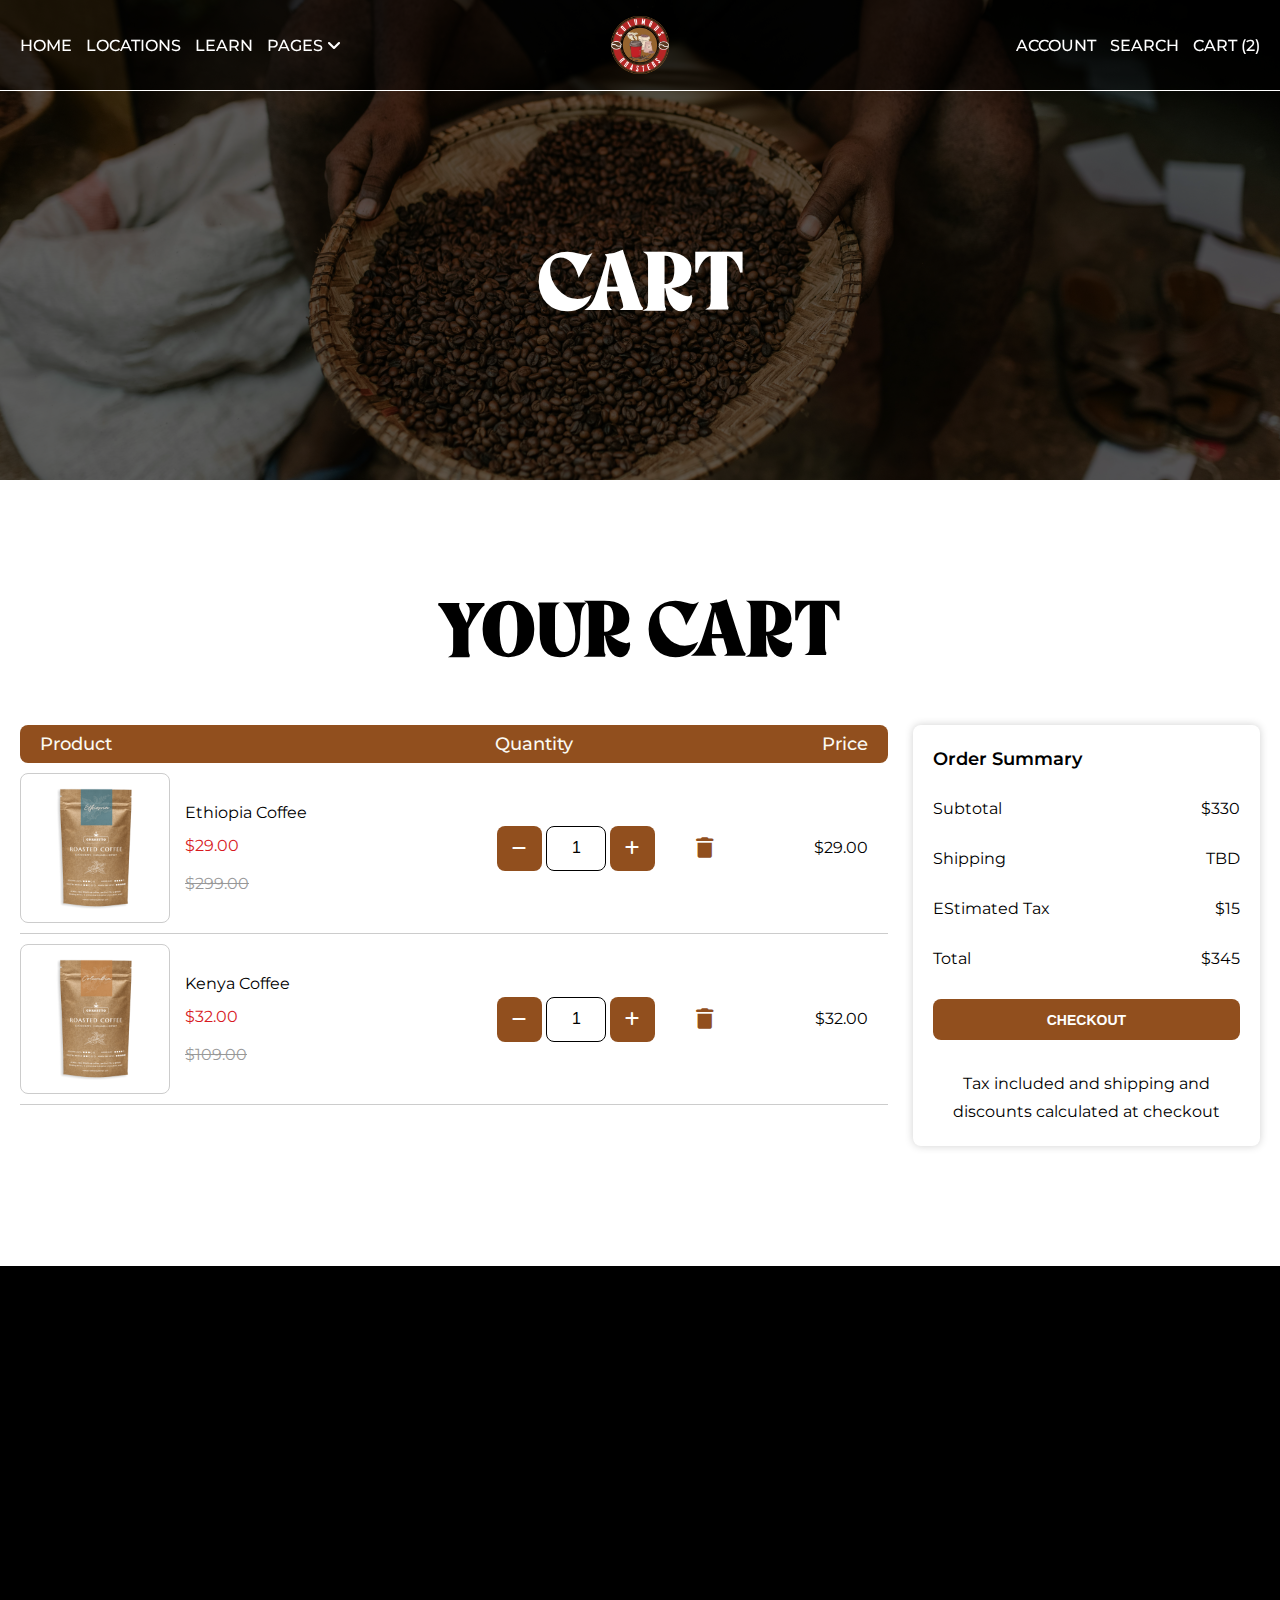
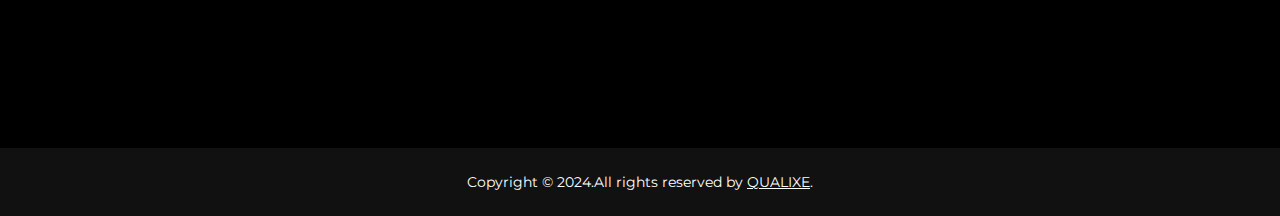
<file: cart.html>
<!DOCTYPE html>
<html lang="en">

	<head>
		<meta charset="UTF-8">
		<meta name="viewport" content="width=device-width, initial-scale=1.0">
		<title>About Us</title>
		<!-- link css start -->
		<link href="https://fonts.googleapis.com/css2?family=Montserrat:ital,wght@0,100..900;1,100..900&display=swap"
			rel="stylesheet">
		<link rel="stylesheet" href="./assets/css/swiper-bundle.min.css">
		<link rel="stylesheet" href="./assets/css/animate.min.css">
		<link rel="stylesheet" href="./assets/css/all.min.css">
		<link rel="stylesheet" href="./assets/css/style.css">
		<!-- link css end -->
	</head>

	<body>

		<header>
			<!-- navbar section start -->
			<nav class="navbar">
				<div class="container">
					<div class="navbar-wrapper">
						<div class="navbar-menu">
							<div class="ham-menu-wrapper">
								<div class="ham-menu">
									<span></span>
									<span></span>
									<span></span>
								</div>
							</div>
							<div class="navbar-link-wrapper">
								<ul class="nav-link-items">
									<li class="nav-link-item">
										<a href="index.html" class="nav-link">HOME</a>
									</li>
									<li class="nav-link-item">
										<a href="#" class="nav-link">LOCATIONS</a>
									</li>
									<li class="nav-link-item">
										<a href="#" class="nav-link">LEARN</a>
									</li>
									<li class="nav-link-item">
										<a href="#" class="nav-link">PAGES <i class="fa-solid fa-angle-down"></i></a>
										<ul class="nav-link-sub-menu-items">
											<li class="nav-link-sub-menu-item">
												<a href="about-us.html" class="nav-link-sub-menu">ABOUT US</a>
											</li>
											<li class="nav-link-sub-menu-item">
												<a href="collection.html" class="nav-link-sub-menu">products Page</a>
											</li>
											<li class="nav-link-sub-menu-item">
												<a href="product-single.html" class="nav-link-sub-menu">Product-Single</a>
											</li>
											<li class="nav-link-sub-menu-item">
												<a href="blog.html" class="nav-link-sub-menu">Blog Page</a>
											</li>
											<li class="nav-link-sub-menu-item">
												<a href="training-consulting.html" class="nav-link-sub-menu">training & consultation</a>
											</li>
											<li class="nav-link-sub-menu-item">
												<a href="cart.html" class="nav-link-sub-menu">CART Page</a>
											</li>
											<li class="nav-link-sub-menu-item">
												<a href="wholesale.html" class="nav-link-sub-menu">wholesale Page</a>
											</li>
											<li class="nav-link-sub-menu-item">
												<a href="contact.html" class="nav-link-sub-menu">Contact Page</a>
											</li>
										</ul>
									</li>
								</ul>
							</div>
							<div class="navbar-brand">
								<div class="navbar-brand-logo">
									<a href="index.html" class="main-menu-logo">
										<img src="./assets/images/brand-logo.png" alt="brand-logo">
									</a>
								</div>
							</div>
							<div class="navbar-link-wrapper navbar-link-wrapper-right-area">
								<ul class="nav-link-items">
									<li class="nav-link-item">
										<a href="#" class="nav-link">ACCOUNT</a>
									</li>
									<li class="nav-link-item">
										<span class="nav-link search-open">SEARCH</span>
										<div class="search-bar">
											<div class="search-bar-close">
												<div class="search-bar-close-icon">
													<i class="fa-solid fa-xmark"></i>
												</div>
											</div>
											<form action="#" class="search-form">
												<div class="search-input-field">
													<input class="search-input" type="text" placeholder="Search">
													<div class="input-search-btn">
														<button class="search-btn"><i class="fa-solid fa-magnifying-glass"></i></button>
													</div>
												</div>
											</form>
										</div>
									</li>
									<li class="nav-link-item">
										<a href="#" class="nav-link">CART (2)</a>
									</li>
								</ul>
							</div>
							<div class="navbar-icon-wrapper">
								<span class="navbar-icon search-open">
									<i class="fa-solid fa-magnifying-glass"></i>
								</span>
								<div class="search-bar">
									<div class="search-bar-close">
										<div class="search-bar-close-icon">
											<i class="fa-solid fa-xmark"></i>
										</div>
									</div>
									<form action="#" class="search-form">
										<div class="search-input-field">
											<input class="search-input" type="text" placeholder="Search">
											<div class="input-search-btn">
												<button class="search-btn"><i class="fa-solid fa-magnifying-glass"></i></button>
											</div>
										</div>
									</form>
								</div>
								<a href="#" class="navbar-icon">
									<i class="fa-solid fa-cart-shopping"></i>
								</a>
							</div>
						</div>
					</div>
				</div>
			</nav>
			<!-- mobile menu start -->
			<div class="mobile-menu-wrapper">
				<div class="mobile-menu">
					<div class="mobile-menu-top">
						<div class="ham-menu-wrapper">
							<div class="ham-menu">
								<span></span>
								<span></span>
								<span></span>
							</div>
						</div>
						<div class="navbar-brand-logo">
							<a href="index.html" class="main-menu-logo">
								<img src="./assets/images/brand-logo.png" alt="brand-logo">
							</a>
						</div>
					</div>
					<div class="mobile-menu-link-wrapper">
						<ul class="mobile-menu-link-items">
							<li class="mobile-menu-link-item">
								<a href="index.html" class="mobile-menu-link">HOME</a>
							</li>
							<li class="mobile-menu-link-item">
								<a href="#" class="mobile-menu-link">LOCATION</a>
							</li>
							<li class="mobile-menu-link-item">
								<a href="#" class="mobile-menu-link">LEARN</a>
							</li>
							<li class="mobile-menu-link-item mobile-drop-down-menu">
								<span class="mobile-menu-link drop-down-menu-btn">PAGES <i class="fa-solid fa-angle-down"></i></span>
								<ul class="mobile-drop-down-menu-wrapper">
									<li class="nav-link-sub-menu-item">
										<a href="about-us.html" class="nav-link-sub-menu">ABOUT US</a>
									</li>
									<li class="nav-link-sub-menu-item">
										<a href="collection.html" class="nav-link-sub-menu">products Page</a>
									</li>
									<li class="nav-link-sub-menu-item">
										<a href="product-single.html" class="nav-link-sub-menu">Product-Single</a>
									</li>
									<li class="nav-link-sub-menu-item">
										<a href="blog.html" class="nav-link-sub-menu">Blog Page</a>
									</li>
									<li class="nav-link-sub-menu-item">
										<a href="training-consulting.html" class="nav-link-sub-menu">training & consultation</a>
									</li>
									<li class="nav-link-sub-menu-item">
										<a href="cart.html" class="nav-link-sub-menu">CART Page</a>
									</li>
									<li class="nav-link-sub-menu-item">
										<a href="wholesale.html" class="nav-link-sub-menu">wholesale Page</a>
									</li>
									<li class="nav-link-sub-menu-item">
										<a href="contact.html" class="nav-link-sub-menu">Contact Page</a>
									</li>
								</ul>
							</li>
						</ul>
						<div class="social-media-link-wrapper">
							<ul class="social-media-link-items">
								<li class="social-media-link-item">
									<a href="#" target="_blank" class="social-media-link">
										<i class="fa-brands fa-facebook"></i>
									</a>
								</li>
								<li class="social-media-link-item">
									<a href="#" target="_blank" class="social-media-link">
										<i class="fa-brands fa-instagram"></i>
									</a>
								</li>
								<li class="social-media-link-item">
									<a href="#" target="_blank" class="social-media-link">
										<i class="fa-brands fa-tiktok"></i>
									</a>
								</li>
								<li class="social-media-link-item">
									<a href="#" target="_blank" class="social-media-link">
										<i class="fa-brands fa-x-twitter"></i>
									</a>
								</li>
								<li class="social-media-link-item">
									<a href="#" target="_blank" class="social-media-link">
										<i class="fa-brands fa-x-twitter"></i>
									</a>
								</li>
							</ul>
						</div>
					</div>
				</div>
			</div>
			<!-- mobile menu end -->
			<!-- navbar section end -->
		</header>

		<main>
			<!-- page banner css start -->
			<section class="page-banner-section products-page-banner">
				<div class="container">
					<div class="page-heading-wrapper">
						<h1 class="page-heading">
							CART
						</h1>
					</div>
				</div>
			</section>
			<!-- page banner css end -->

			<!-- cart page css start -->
			<section class="section cart-section">
				<div class="container">
					<div class="page-common-heading cart-heading">
						<div class="background-with-text-content">
							<h2 class="background-with-text-content-heading wow animate__animated animate__fadeInUp"
								data-wow-duration="1s" data-wow-delay=".1s">YOUR CART
							</h2>
						</div>
					</div>
					<div class="cart-wrapper">
						<div class="cart-product-list">
							<div class="cart-table">
								<div class="cart-table-heading">
									<div class="cart-table-product-name">
										<p class="cart-table-product-name-text">Product</p>
									</div>
									<div class="cart-table-product-quantity">
										<p class="cart-table-product-quantity-text">Quantity</p>
									</div>
									<div class="cart-table-product-price">
										<p class="cart-table-product-price-text">Price</p>
									</div>
								</div>
								<div class="cart-table-body">
									<div class="cart-product">
										<div class="cart-product-details">
											<div class="cart-product-img">
												<div class="selected-product-img">
													<a class="selected-product-img-link" href="#">
														<img src="./assets/images/product-slider-img-1.png" alt="product-slider-img-1.png">
													</a>
												</div>
												<div class="product-name">
													<div class="product-name-wrapper">
														<p class="product-name-text"><a class="product-name-link" href="#">Ethiopia Coffee</a></p>
														<div class="product-price">
															<div class="present-price">
																<p class="present-price-text">$29.00</p>
															</div>
															<div class="previous-price">
																<p class="previous-price-text">$299.00</p>
															</div>
														</div>
													</div>
													<div class="cart-quantity responsive-cart-quantity">
														<div class="single-product-quantity ">
															<button type="button" class="single-product-quantity-btn quantity-decrease cart-page-quantity-btn">
																<i class="fa-solid fa-minus"></i>
															</button>
															<input type="number" value="1" class="single-product-quantity-total-input cart-page-quantity-input">
															<button type="button" class="single-product-quantity-btn quantity-increase cart-page-quantity-btn">
																<i class="fa-solid fa-plus"></i>
															</button>
														</div>
														<div class="product-remove-btn">
															<button><i class="fa-solid fa-trash"></i></button>
														</div>
													</div>
												</div>
											</div>
										</div>
									</div>
									<div class="desktop-cart-quantity-btn">
										<div class="single-product-quantity">
											<button type="button" class="single-product-quantity-btn quantity-decrease cart-page-quantity-btn">
												<i class="fa-solid fa-minus"></i>
											</button>
											<input type="number" value="1" class="single-product-quantity-total-input cart-page-quantity-input">
											<button type="button" class="single-product-quantity-btn quantity-increase cart-page-quantity-btn">
												<i class="fa-solid fa-plus"></i>
											</button>
										</div>
										<div class="product-remove-btn">
											<button><i class="fa-solid fa-trash"></i></button>
										</div>
									</div>
									<div class="cart-total-price">
										<p class="cart-total-price-text">$29.00</p>
									</div>
								</div>
								<div class="cart-table-body">
									<div class="cart-product">
										<div class="cart-product-details">
											<div class="cart-product-img">
												<div class="selected-product-img">
													<a class="selected-product-img-link" href="#">
														<img src="./assets/images/product-slider-img-2.png" alt="product-slider-img-2.png">
													</a>
												</div>
												<div class="product-name">
													<div class="product-name-wrapper">
														<p class="product-name-text"><a class="product-name-link" href="#">Kenya Coffee</a></p>
														<div class="product-price">
															<div class="present-price">
																<p class="present-price-text">$32.00</p>
															</div>
															<div class="previous-price">
																<p class="previous-price-text">$109.00</p>
															</div>
														</div>
													</div>
													<div class="cart-quantity responsive-cart-quantity">
														<div class="single-product-quantity ">
															<button type="button" class="single-product-quantity-btn quantity-decrease cart-page-quantity-btn">
																<i class="fa-solid fa-minus"></i>
															</button>
															<input type="number" value="1" class="single-product-quantity-total-input cart-page-quantity-input">
															<button type="button" class="single-product-quantity-btn quantity-increase cart-page-quantity-btn">
																<i class="fa-solid fa-plus"></i>
															</button>
														</div>
														<div class="product-remove-btn">
															<button><i class="fa-solid fa-trash"></i></button>
														</div>
													</div>
												</div>
											</div>
										</div>
									</div>
									<div class="desktop-cart-quantity-btn">
										<div class="single-product-quantity">
											<button type="button" class="single-product-quantity-btn quantity-decrease cart-page-quantity-btn">
												<i class="fa-solid fa-minus"></i>
											</button>
											<input type="number" value="1" class="single-product-quantity-total-input cart-page-quantity-input">
											<button type="button" class="single-product-quantity-btn quantity-increase cart-page-quantity-btn">
												<i class="fa-solid fa-plus"></i>
											</button>
										</div>
										<div class="product-remove-btn">
											<button><i class="fa-solid fa-trash"></i></button>
										</div>
									</div>
									<div class="cart-total-price">
										<p class="cart-total-price-text">$32.00</p>
									</div>
								</div>
							</div>
						</div>
						<div class="cart-order-summary">
							<div class="oder-summary-heading">
								<p class="oder-summary-heading-text">Order Summary</p>
							</div>
							<ul class="summary-details">
								<li class="summary-item">
									<p class="summary-item-text">Subtotal</p>
									<p class="summary-item-price">$330</p>
								</li>
								<li class="summary-item">
									<p class="summary-item-text">Shipping</p>
									<p class="summary-item-price">TBD</p>
								</li>
								<li class="summary-item">
									<p class="summary-item-text">EStimated Tax</p>
									<p class="summary-item-price">$15</p>
								</li>
								<li class="summary-item">
									<p class="summary-item-text">Total</p>
									<p class="summary-item-price">$345</p>
								</li>
							</ul>

							<div class="summary-checkout-button">
								<button class="btn custom-btn">Checkout</button>
							</div>
							<div class="checkout-summary">
								<p class="checkout-text">
									Tax included and shipping and discounts calculated at checkout
								</p>
							</div>
						</div>
					</div>
				</div>
			</section>
			<!-- cart page css end -->
		</main>

		<footer>
			<!-- footer section start -->
			<section class="section footer-section">
				<div class="container">
					<div class="footer-section-items">
						<div class="footer-section-item">
							<h6 class="footer-heading wow animate__animated animate__slideInLeft" data-wow-duration="1s"
								data-wow-delay=".1s">CONTACT US</h6>
							<p class="footer-text wow animate__animated animate__slideInLeft" data-wow-duration="1s"
								data-wow-delay=".2s"><i class="fa-solid fa-phone-volume"></i><a class="footer-contact-link"
									href="callto:01712345678">01712345678</a>
							</p>
							<p class="footer-text wow animate__animated animate__slideInLeft" data-wow-duration="1s"
								data-wow-delay=".3s"><i class="fa-solid fa-envelope-open-text"></i><a class="footer-contact-link"
									href="mailto:clumbusroasters@gmail.com">clumbusroasters@gmail.com</a>
							</p>
							<p class="footer-text wow animate__animated animate__slideInLeft" data-wow-duration="1s"
								data-wow-delay=".4s"><i class="fa-solid fa-location-dot"></i><a class="footer-contact-link"
									href="#">Mirpur, Dhaka-1216, Bangladesh</a>
							</p>
							<div class="social-link-wrapper">
								<h6 class="footer-social-link-heading wow animate__animated animate__slideInLeft" data-wow-duration="1s"
									data-wow-delay=".1s">FOLLOW US:</h6>
								<ul class="footer-social-links">
									<li class="social-media-link-item wow animate__animated animate__slideInLeft" data-wow-duration="1s"
										data-wow-delay=".1s">
										<a href="#" target="_blank" class="social-media-link">
											<i class="fa-brands fa-facebook"></i>
										</a>
									</li>
									<li class="social-media-link-item wow animate__animated animate__slideInLeft" data-wow-duration="1s"
										data-wow-delay=".2s">
										<a href="#" target="_blank" class="social-media-link">
											<i class="fa-brands fa-instagram"></i>
										</a>
									</li>
									<li class="social-media-link-item wow animate__animated animate__slideInLeft" data-wow-duration="1s"
										data-wow-delay=".3s">
										<a href="#" target="_blank" class="social-media-link">
											<i class="fa-brands fa-tiktok"></i>
										</a>
									</li>
									<li class="social-media-link-item wow animate__animated animate__slideInLeft" data-wow-duration="1s"
										data-wow-delay=".4s">
										<a href="#" target="_blank" class="social-media-link">
											<i class="fa-brands fa-youtube"></i>
										</a>
									</li>
									<li class="social-media-link-item wow animate__animated animate__slideInLeft" data-wow-duration="1s"
										data-wow-delay=".5s">
										<a href="#" target="_blank" class="social-media-link">
											<i class="fa-brands fa-x-twitter"></i>
										</a>
									</li>
								</ul>
							</div>
						</div>
						<div class="footer-section-item">
							<h6 class="footer-heading wow animate__animated animate__slideInUp" data-wow-duration="1s"
								data-wow-delay=".1s">QUICK LINKS</h6>
							<ul class="footer-nav-links">
								<li class="footer-nav-link wow animate__animated animate__slideInUp" data-wow-duration="1s"
									data-wow-delay=".2s">
									<a class="footer-nav-link-text" href="">FAQ</a>
								</li>
								<li class="footer-nav-link wow animate__animated animate__slideInUp" data-wow-duration="1s"
									data-wow-delay=".3s">
									<a class="footer-nav-link-text" href="">Shipping & Returns</a>
								</li>
								<li class="footer-nav-link wow animate__animated animate__slideInUp" data-wow-duration="1s"
									data-wow-delay=".4s">
									<a class="footer-nav-link-text" href="">Careers</a>
								</li>
								<li class="footer-nav-link wow animate__animated animate__slideInUp" data-wow-duration="1s"
									data-wow-delay=".5s">
									<a class="footer-nav-link-text" href="">Contact</a>
								</li>
								<li class="footer-nav-link wow animate__animated animate__slideInUp" data-wow-duration="1s"
									data-wow-delay=".6s">
									<a class="footer-nav-link-text" href="">Terms And Conditions</a>
								</li>
								<li class="footer-nav-link wow animate__animated animate__slideInUp" data-wow-duration="1s"
									data-wow-delay=".7s">
									<a class="footer-nav-link-text" href="">Manage Subscriptions</a>
								</li>
							</ul>
						</div>
						<div class="footer-section-item">
							<h6 class="footer-heading wow animate__animated animate__slideInRight" data-wow-duration="1s"
								data-wow-delay=".1s">NEWSLETTER</h6>
							<p class="footer-text wow animate__animated animate__slideInRight" data-wow-duration="1s"
								data-wow-delay=".2s">Subscribe to receive updates, access to exclusive deals, and more.
							</p>
							<form class="footer-form wow animate__animated animate__slideInRight" action="#" data-wow-duration="1s"
								data-wow-delay=".3s">
								<input class="footer-input" type="mail" placeholder="Enter your mail address">
							</form>
							<div class="footer-form-btn wow animate__animated animate__slideInRight" data-wow-duration="1s"
								data-wow-delay=".4s">
								<a class="btn custom-btn" href="#">SUBSCRIBE</a>
							</div>
						</div>
					</div>
				</div>
			</section>
			<section class="copyright-section">
				<p class="copyright-section-text">
					Copyright &copy; 2024.All rights reserved by <a href="#">QUALIXE</a>.
				</p>
			</section>
			<!-- footer section end -->
		</footer>

		<!-- js link start-->
		<script src="./assets/js/jquery-1.12.4.min.js"></script>
		<script src="./assets/js/swiper-bundle.min.js"></script>
		<script src="./assets/js/jquery.counterup.min.js"></script>
		<script src="./assets/js/waypoints.min.js"></script>
		<script src="./assets/js/wow.min.js"></script>
		<script src="./assets/js/script.js"></script>
		<!-- js link end-->
	</body>

</html>
</file>
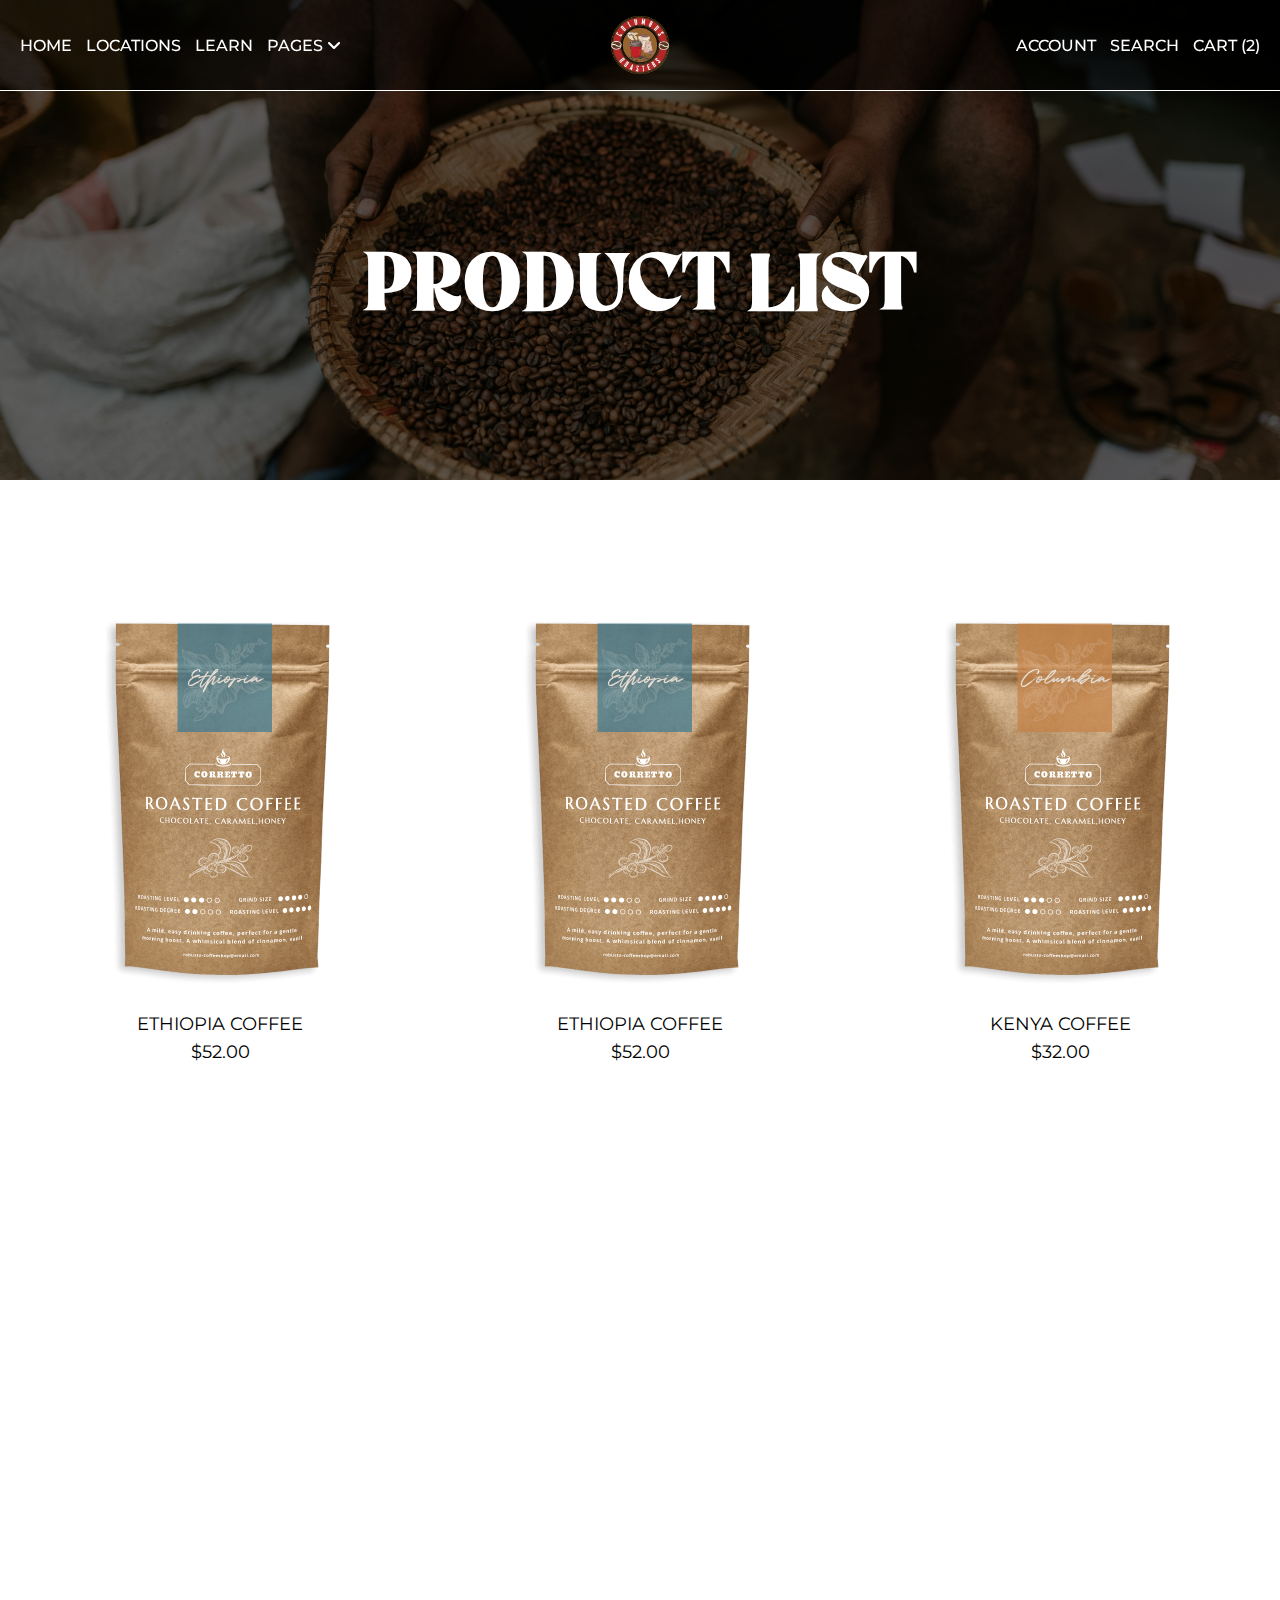
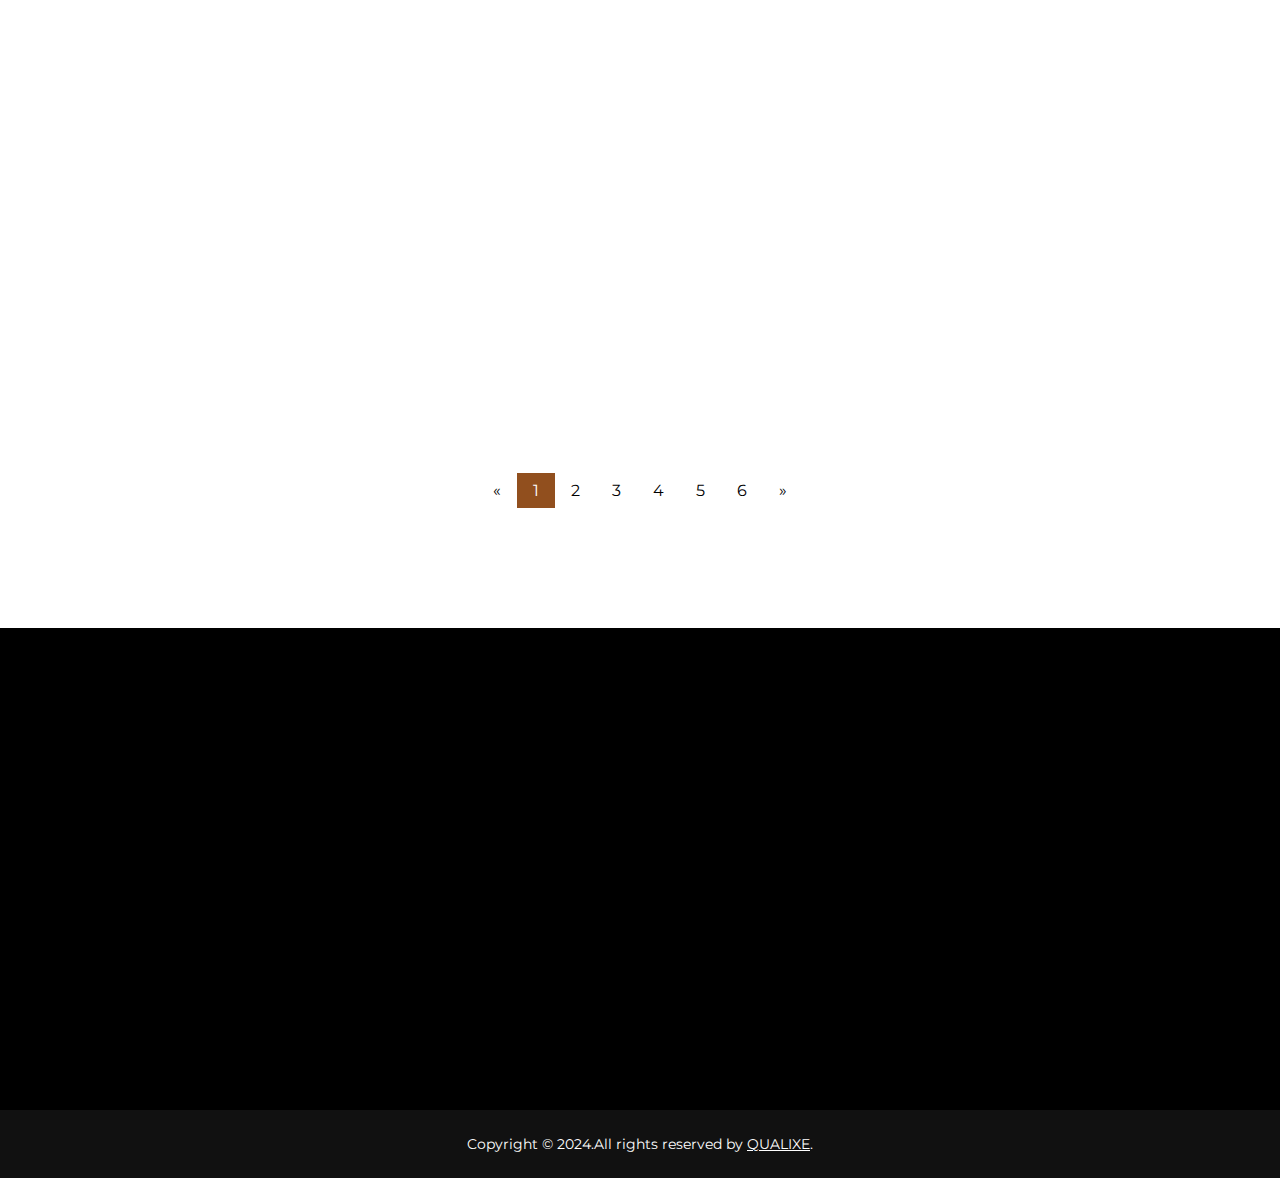
<file: collection.html>
<!DOCTYPE html>
<html lang="en">

	<head>
		<meta charset="UTF-8">
		<meta name="viewport" content="width=device-width, initial-scale=1.0">
		<title>Product Single</title>
		<!-- link css start -->
		<link href="https://fonts.googleapis.com/css2?family=Montserrat:ital,wght@0,100..900;1,100..900&display=swap"
			rel="stylesheet">
		<link rel="stylesheet" href="./assets/css/swiper-bundle.min.css">
		<link rel="stylesheet" href="./assets/css/animate.min.css">
		<link rel="stylesheet" href="./assets/css/all.min.css">
		<link rel="stylesheet" href="./assets/css/style.css">
		<!-- link css end -->
	</head>

	<body>

		<header>
			<!-- navbar section start -->
			<nav class="navbar">
				<div class="container">
					<div class="navbar-wrapper">
						<div class="navbar-menu">
							<div class="ham-menu-wrapper">
								<div class="ham-menu">
									<span></span>
									<span></span>
									<span></span>
								</div>
							</div>
							<div class="navbar-link-wrapper">
								<ul class="nav-link-items">
									<li class="nav-link-item">
										<a href="index.html" class="nav-link">HOME</a>
									</li>
									<li class="nav-link-item">
										<a href="#" class="nav-link">LOCATIONS</a>
									</li>
									<li class="nav-link-item">
										<a href="#" class="nav-link">LEARN</a>
									</li>
									<li class="nav-link-item">
										<a href="#" class="nav-link">PAGES <i class="fa-solid fa-angle-down"></i></a>
										<ul class="nav-link-sub-menu-items">
											<li class="nav-link-sub-menu-item">
												<a href="about-us.html" class="nav-link-sub-menu">ABOUT US</a>
											</li>
											<li class="nav-link-sub-menu-item">
												<a href="collection.html" class="nav-link-sub-menu">products Page</a>
											</li>
											<li class="nav-link-sub-menu-item">
												<a href="product-single.html" class="nav-link-sub-menu">Product-Single</a>
											</li>
											<li class="nav-link-sub-menu-item">
												<a href="blog.html" class="nav-link-sub-menu">Blog Page</a>
											</li>
											<li class="nav-link-sub-menu-item">
												<a href="training-consulting.html" class="nav-link-sub-menu">training & consultation</a>
											</li>
											<li class="nav-link-sub-menu-item">
												<a href="cart.html" class="nav-link-sub-menu">CART Page</a>
											</li>
											<li class="nav-link-sub-menu-item">
												<a href="wholesale.html" class="nav-link-sub-menu">wholesale Page</a>
											</li>
											<li class="nav-link-sub-menu-item">
												<a href="contact.html" class="nav-link-sub-menu">Contact Page</a>
											</li>
										</ul>
									</li>
								</ul>
							</div>
							<div class="navbar-brand">
								<div class="navbar-brand-logo">
									<a href="index.html" class="main-menu-logo">
										<img src="./assets/images/brand-logo.png" alt="brand-logo">
									</a>
								</div>
							</div>
							<div class="navbar-link-wrapper navbar-link-wrapper-right-area">
								<ul class="nav-link-items">
									<li class="nav-link-item">
										<a href="#" class="nav-link">ACCOUNT</a>
									</li>
									<li class="nav-link-item">
										<span class="nav-link search-open">SEARCH</span>
										<div class="search-bar">
											<div class="search-bar-close">
												<div class="search-bar-close-icon">
													<i class="fa-solid fa-xmark"></i>
												</div>
											</div>
											<form action="#" class="search-form">
												<div class="search-input-field">
													<input class="search-input" type="text" placeholder="Search">
													<div class="input-search-btn">
														<button class="search-btn"><i class="fa-solid fa-magnifying-glass"></i></button>
													</div>
												</div>
											</form>
										</div>
									</li>
									<li class="nav-link-item">
										<a href="#" class="nav-link">CART (2)</a>
									</li>
								</ul>
							</div>
							<div class="navbar-icon-wrapper">
								<span class="navbar-icon search-open">
									<i class="fa-solid fa-magnifying-glass"></i>
								</span>
								<div class="search-bar">
									<div class="search-bar-close">
										<div class="search-bar-close-icon">
											<i class="fa-solid fa-xmark"></i>
										</div>
									</div>
									<form action="#" class="search-form">
										<div class="search-input-field">
											<input class="search-input" type="text" placeholder="Search">
											<div class="input-search-btn">
												<button class="search-btn"><i class="fa-solid fa-magnifying-glass"></i></button>
											</div>
										</div>
									</form>
								</div>
								<a href="#" class="navbar-icon">
									<i class="fa-solid fa-cart-shopping"></i>
								</a>
							</div>
						</div>
					</div>
				</div>
			</nav>
			<!-- mobile menu start -->
			<div class="mobile-menu-wrapper">
				<div class="mobile-menu">
					<div class="mobile-menu-top">
						<div class="ham-menu-wrapper">
							<div class="ham-menu">
								<span></span>
								<span></span>
								<span></span>
							</div>
						</div>
						<div class="navbar-brand-logo">
							<a href="index.html" class="main-menu-logo">
								<img src="./assets/images/brand-logo.png" alt="brand-logo">
							</a>
						</div>
					</div>
					<div class="mobile-menu-link-wrapper">
						<ul class="mobile-menu-link-items">
							<li class="mobile-menu-link-item">
								<a href="index.html" class="mobile-menu-link">HOME</a>
							</li>
							<li class="mobile-menu-link-item">
								<a href="#" class="mobile-menu-link">LOCATION</a>
							</li>
							<li class="mobile-menu-link-item">
								<a href="#" class="mobile-menu-link">LEARN</a>
							</li>
							<li class="mobile-menu-link-item mobile-drop-down-menu">
								<span class="mobile-menu-link drop-down-menu-btn">PAGES <i class="fa-solid fa-angle-down"></i></span>
								<ul class="mobile-drop-down-menu-wrapper">
									<li class="nav-link-sub-menu-item">
										<a href="about-us.html" class="nav-link-sub-menu">ABOUT US</a>
									</li>
									<li class="nav-link-sub-menu-item">
										<a href="collection.html" class="nav-link-sub-menu">products Page</a>
									</li>
									<li class="nav-link-sub-menu-item">
										<a href="product-single.html" class="nav-link-sub-menu">Product-Single</a>
									</li>
									<li class="nav-link-sub-menu-item">
										<a href="blog.html" class="nav-link-sub-menu">Blog Page</a>
									</li>
									<li class="nav-link-sub-menu-item">
										<a href="training-consulting.html" class="nav-link-sub-menu">training & consultation</a>
									</li>
									<li class="nav-link-sub-menu-item">
										<a href="cart.html" class="nav-link-sub-menu">CART Page</a>
									</li>
									<li class="nav-link-sub-menu-item">
										<a href="wholesale.html" class="nav-link-sub-menu">wholesale Page</a>
									</li>
									<li class="nav-link-sub-menu-item">
										<a href="contact.html" class="nav-link-sub-menu">Contact Page</a>
									</li>
								</ul>
							</li>
						</ul>
						<div class="social-media-link-wrapper">
							<ul class="social-media-link-items">
								<li class="social-media-link-item">
									<a href="#" target="_blank" class="social-media-link">
										<i class="fa-brands fa-facebook"></i>
									</a>
								</li>
								<li class="social-media-link-item">
									<a href="#" target="_blank" class="social-media-link">
										<i class="fa-brands fa-instagram"></i>
									</a>
								</li>
								<li class="social-media-link-item">
									<a href="#" target="_blank" class="social-media-link">
										<i class="fa-brands fa-tiktok"></i>
									</a>
								</li>
								<li class="social-media-link-item">
									<a href="#" target="_blank" class="social-media-link">
										<i class="fa-brands fa-x-twitter"></i>
									</a>
								</li>
								<li class="social-media-link-item">
									<a href="#" target="_blank" class="social-media-link">
										<i class="fa-brands fa-x-twitter"></i>
									</a>
								</li>
							</ul>
						</div>
					</div>
				</div>
			</div>
			<!-- mobile menu end -->
			<!-- navbar section end -->
		</header>

		<main>
			<!-- page banner css start -->
			<section class="page-banner-section products-page-banner">
				<div class="container">
					<div class="page-heading-wrapper">
						<h1 class="page-heading">
							product list
					</h1>
					</div>
				</div>
			</section>
			<!-- page banner css end -->

			<!-- products page css start -->
			<section class="section products-section">
				<div class="container">
					<div class="product-items">
						<div class="product-item wow animate__animated animate__zoomIn" data-wow-duration="1s"
								data-wow-delay=".1s">
							<div class="slider-card">
								<div class="slider-card-img">
									<a href="#">
										<img src="./assets/images/product-slider-img-1.png"
											alt="product-slider-img-1.png">
									</a>
									<div class="slider-card-btn">
										<a class="custom-btn btn" href="#">ADD TO CARD</a>
									</div>
								</div>
								<div class="slider-card-content">
									<h6 class="slider-card-item-name">Ethiopia Coffee</h6>
									<h6 class="slider-card-item-price">$52.00</h6>
								</div>
							</div>
						</div>
						<div class="product-item wow animate__animated animate__zoomIn" data-wow-duration="1s"
								data-wow-delay=".2s">
							<div class="slider-card">
								<div class="slider-card-img">
									<a href="#">
										<img src="./assets/images/product-slider-img-1.png"
											alt="product-slider-img-1.png">
									</a>
									<div class="slider-card-btn">
										<a class="custom-btn btn" href="#">ADD TO CARD</a>
									</div>
								</div>
								<div class="slider-card-content">
									<h6 class="slider-card-item-name">Ethiopia Coffee</h6>
									<h6 class="slider-card-item-price">$52.00</h6>
								</div>
							</div>
						</div>
						<div class="product-item wow animate__animated animate__zoomIn" data-wow-duration="1s"
								data-wow-delay=".3s">
							<div class="slider-card">
								<div class="slider-card-img">
									<a href="#">
										<img src="./assets/images/product-slider-img-2.png"
											alt="product-slider-img-2.png">
									</a>
									<div class="slider-card-btn">
										<a class="custom-btn btn" href="#">ADD TO CARD</a>
									</div>
								</div>
								<div class="slider-card-content">
									<h6 class="slider-card-item-name">Kenya Coffee</h6>
									<h6 class="slider-card-item-price">$32.00</h6>
								</div>
							</div>
						</div>
						<div class="product-item wow animate__animated animate__zoomIn" data-wow-duration="1s"
								data-wow-delay=".1s">
							<div class="slider-card">
								<div class="slider-card-img">
									<a href="#">
										<img src="./assets/images/product-slider-img-3.png"
											alt="product-slider-img-3.png">
									</a>
									<div class="slider-card-btn">
										<a class="custom-btn btn" href="#">ADD TO CARD</a>
									</div>
								</div>
								<div class="slider-card-content">
									<h6 class="slider-card-item-name">Columbia Coffee</h6>
									<h6 class="slider-card-item-price">$12.00</h6>
								</div>
							</div>
						</div>
						<div class="product-item wow animate__animated animate__zoomIn" data-wow-duration="1s"
								data-wow-delay=".2s">
							<div class="slider-card">
								<div class="slider-card-img">
									<a href="#">
										<img src="./assets/images/product-slider-img-4.png"
											alt="product-slider-img-4.png">
									</a>
									<div class="slider-card-btn">
										<a class="custom-btn btn" href="#">ADD TO CARD</a>
									</div>
								</div>
								<div class="slider-card-content">
									<h6 class="slider-card-item-name">Guatemala Coffeee</h6>
									<h6 class="slider-card-item-price">$32.00</h6>
								</div>
							</div>
						</div>
						<div class="product-item wow animate__animated animate__zoomIn" data-wow-duration="1s"
								data-wow-delay=".3s">
							<div class="slider-card">
								<div class="slider-card-img">
									<a href="#">
										<img src="./assets/images/product-slider-img-2.png"
											alt="product-slider-img-2.png">
									</a>
									<div class="slider-card-btn">
										<a class="custom-btn btn" href="#">ADD TO CARD</a>
									</div>
								</div>
								<div class="slider-card-content">
									<h6 class="slider-card-item-name">Brazil Coffee</h6>
									<h6 class="slider-card-item-price">$22.00</h6>
								</div>
							</div>
						</div>
						<div class="product-item wow animate__animated animate__zoomIn" data-wow-duration="1s"
								data-wow-delay=".1s">
							<div class="slider-card">
								<div class="slider-card-img">
									<a href="#">
										<img src="./assets/images/product-slider-img-4.png"
											alt="product-slider-img-4.png">
									</a>
									<div class="slider-card-btn">
										<a class="custom-btn btn" href="#">ADD TO CARD</a>
									</div>
								</div>
								<div class="slider-card-content">
									<h6 class="slider-card-item-name">Indonesia Coffee</h6>
									<h6 class="slider-card-item-price">$52.00</h6>
								</div>
							</div>
						</div>
						<div class="product-item wow animate__animated animate__zoomIn" data-wow-duration="1s"
								data-wow-delay=".2s">
							<div class="slider-card">
								<div class="slider-card-img">
									<a href="#">
										<img src="./assets/images/product-slider-img-3.png"
											alt="product-slider-img-3.png">
									</a>
									<div class="slider-card-btn">
										<a class="custom-btn btn" href="#">ADD TO CARD</a>
									</div>
								</div>
								<div class="slider-card-content">
									<h6 class="slider-card-item-name">canada coffee</h6>
									<h6 class="slider-card-item-price">$39.00</h6>
								</div>
							</div>
						</div>
						<div class="product-item wow animate__animated animate__zoomIn" data-wow-duration="1s"
								data-wow-delay=".3s">
							<div class="slider-card">
								<div class="slider-card-img">
									<a href="#">
										<img src="./assets/images/product-slider-img-1.png"
											alt="product-slider-img-1.png">
									</a>
									<div class="slider-card-btn">
										<a class="custom-btn btn" href="#">ADD TO CARD</a>
									</div>
								</div>
								<div class="slider-card-content">
									<h6 class="slider-card-item-name">indian Coffee</h6>
									<h6 class="slider-card-item-price">$52.00</h6>
								</div>
							</div>
						</div>
					</div>
					<div class="product-page-pagination">
						<a class="product-page-pagination-number" href="#">&laquo;</a>
						<a class="product-page-pagination-number active" href="#">1</a>
						<a class="product-page-pagination-number" href="#">2</a>
						<a class="product-page-pagination-number" href="#">3</a>
						<a class="product-page-pagination-number" href="#">4</a>
						<a class="product-page-pagination-number" href="#">5</a>
						<a class="product-page-pagination-number" href="#">6</a>
						<a class="product-page-pagination-number" href="#">&raquo;</a>
					  </div>
				</div>
			</section>
			<!-- products page css end -->
		</main>

		<footer>
			<!-- footer section start -->
			<section class="section footer-section">
				<div class="container">
					<div class="footer-section-items">
						<div class="footer-section-item">
							<h6 class="footer-heading wow animate__animated animate__slideInLeft" data-wow-duration="1s"
								data-wow-delay=".1s">CONTACT US</h6>
							<p class="footer-text wow animate__animated animate__slideInLeft" data-wow-duration="1s"
								data-wow-delay=".2s"><i class="fa-solid fa-phone-volume"></i><a class="footer-contact-link"
									href="callto:01712345678">01712345678</a>
							</p>
							<p class="footer-text wow animate__animated animate__slideInLeft" data-wow-duration="1s"
								data-wow-delay=".3s"><i class="fa-solid fa-envelope-open-text"></i><a class="footer-contact-link"
									href="mailto:clumbusroasters@gmail.com">clumbusroasters@gmail.com</a>
							</p>
							<p class="footer-text wow animate__animated animate__slideInLeft" data-wow-duration="1s"
								data-wow-delay=".4s"><i class="fa-solid fa-location-dot"></i><a class="footer-contact-link"
									href="#">Mirpur, Dhaka-1216, Bangladesh</a>
							</p>
							<div class="social-link-wrapper">
								<h6 class="footer-social-link-heading wow animate__animated animate__slideInLeft" data-wow-duration="1s"
									data-wow-delay=".1s">FOLLOW US:</h6>
								<ul class="footer-social-links">
									<li class="social-media-link-item wow animate__animated animate__slideInLeft" data-wow-duration="1s"
										data-wow-delay=".1s">
										<a href="#" target="_blank" class="social-media-link">
											<i class="fa-brands fa-facebook"></i>
										</a>
									</li>
									<li class="social-media-link-item wow animate__animated animate__slideInLeft" data-wow-duration="1s"
										data-wow-delay=".2s">
										<a href="#" target="_blank" class="social-media-link">
											<i class="fa-brands fa-instagram"></i>
										</a>
									</li>
									<li class="social-media-link-item wow animate__animated animate__slideInLeft" data-wow-duration="1s"
										data-wow-delay=".3s">
										<a href="#" target="_blank" class="social-media-link">
											<i class="fa-brands fa-tiktok"></i>
										</a>
									</li>
									<li class="social-media-link-item wow animate__animated animate__slideInLeft" data-wow-duration="1s"
										data-wow-delay=".4s">
										<a href="#" target="_blank" class="social-media-link">
											<i class="fa-brands fa-youtube"></i>
										</a>
									</li>
									<li class="social-media-link-item wow animate__animated animate__slideInLeft" data-wow-duration="1s"
										data-wow-delay=".5s">
										<a href="#" target="_blank" class="social-media-link">
											<i class="fa-brands fa-x-twitter"></i>
										</a>
									</li>
								</ul>
							</div>
						</div>
						<div class="footer-section-item">
							<h6 class="footer-heading wow animate__animated animate__slideInUp" data-wow-duration="1s"
								data-wow-delay=".1s">QUICK LINKS</h6>
							<ul class="footer-nav-links">
								<li class="footer-nav-link wow animate__animated animate__slideInUp" data-wow-duration="1s"
									data-wow-delay=".2s">
									<a class="footer-nav-link-text" href="">FAQ</a>
								</li>
								<li class="footer-nav-link wow animate__animated animate__slideInUp" data-wow-duration="1s"
									data-wow-delay=".3s">
									<a class="footer-nav-link-text" href="">Shipping & Returns</a>
								</li>
								<li class="footer-nav-link wow animate__animated animate__slideInUp" data-wow-duration="1s"
									data-wow-delay=".4s">
									<a class="footer-nav-link-text" href="">Careers</a>
								</li>
								<li class="footer-nav-link wow animate__animated animate__slideInUp" data-wow-duration="1s"
									data-wow-delay=".5s">
									<a class="footer-nav-link-text" href="">Contact</a>
								</li>
								<li class="footer-nav-link wow animate__animated animate__slideInUp" data-wow-duration="1s"
									data-wow-delay=".6s">
									<a class="footer-nav-link-text" href="">Terms And Conditions</a>
								</li>
								<li class="footer-nav-link wow animate__animated animate__slideInUp" data-wow-duration="1s"
									data-wow-delay=".7s">
									<a class="footer-nav-link-text" href="">Manage Subscriptions</a>
								</li>
							</ul>
						</div>
						<div class="footer-section-item">
							<h6 class="footer-heading wow animate__animated animate__slideInRight" data-wow-duration="1s"
								data-wow-delay=".1s">NEWSLETTER</h6>
							<p class="footer-text wow animate__animated animate__slideInRight" data-wow-duration="1s"
								data-wow-delay=".2s">Subscribe to receive updates, access to exclusive deals, and more.
							</p>
							<form class="footer-form wow animate__animated animate__slideInRight" action="#" data-wow-duration="1s"
								data-wow-delay=".3s">
								<input class="footer-input" type="mail" placeholder="Enter your mail address">
							</form>
							<div class="footer-form-btn wow animate__animated animate__slideInRight" data-wow-duration="1s"
								data-wow-delay=".4s">
								<a class="btn custom-btn" href="#">SUBSCRIBE</a>
							</div>
						</div>
					</div>
				</div>
			</section>
			<section class="copyright-section">
				<p class="copyright-section-text">
					Copyright &copy; 2024.All rights reserved by <a href="#">QUALIXE</a>.
				</p>
			</section>
			<!-- footer section end -->
		</footer>

		<!-- js link start-->
		<script src="./assets/js/jquery-1.12.4.min.js"></script>
		<script src="./assets/js/swiper-bundle.min.js"></script>
		<script src="./assets/js/wow.min.js"></script>
		<script src="./assets/js/script.js"></script>
		<!-- js link end-->
	</body>

</html>
</file>
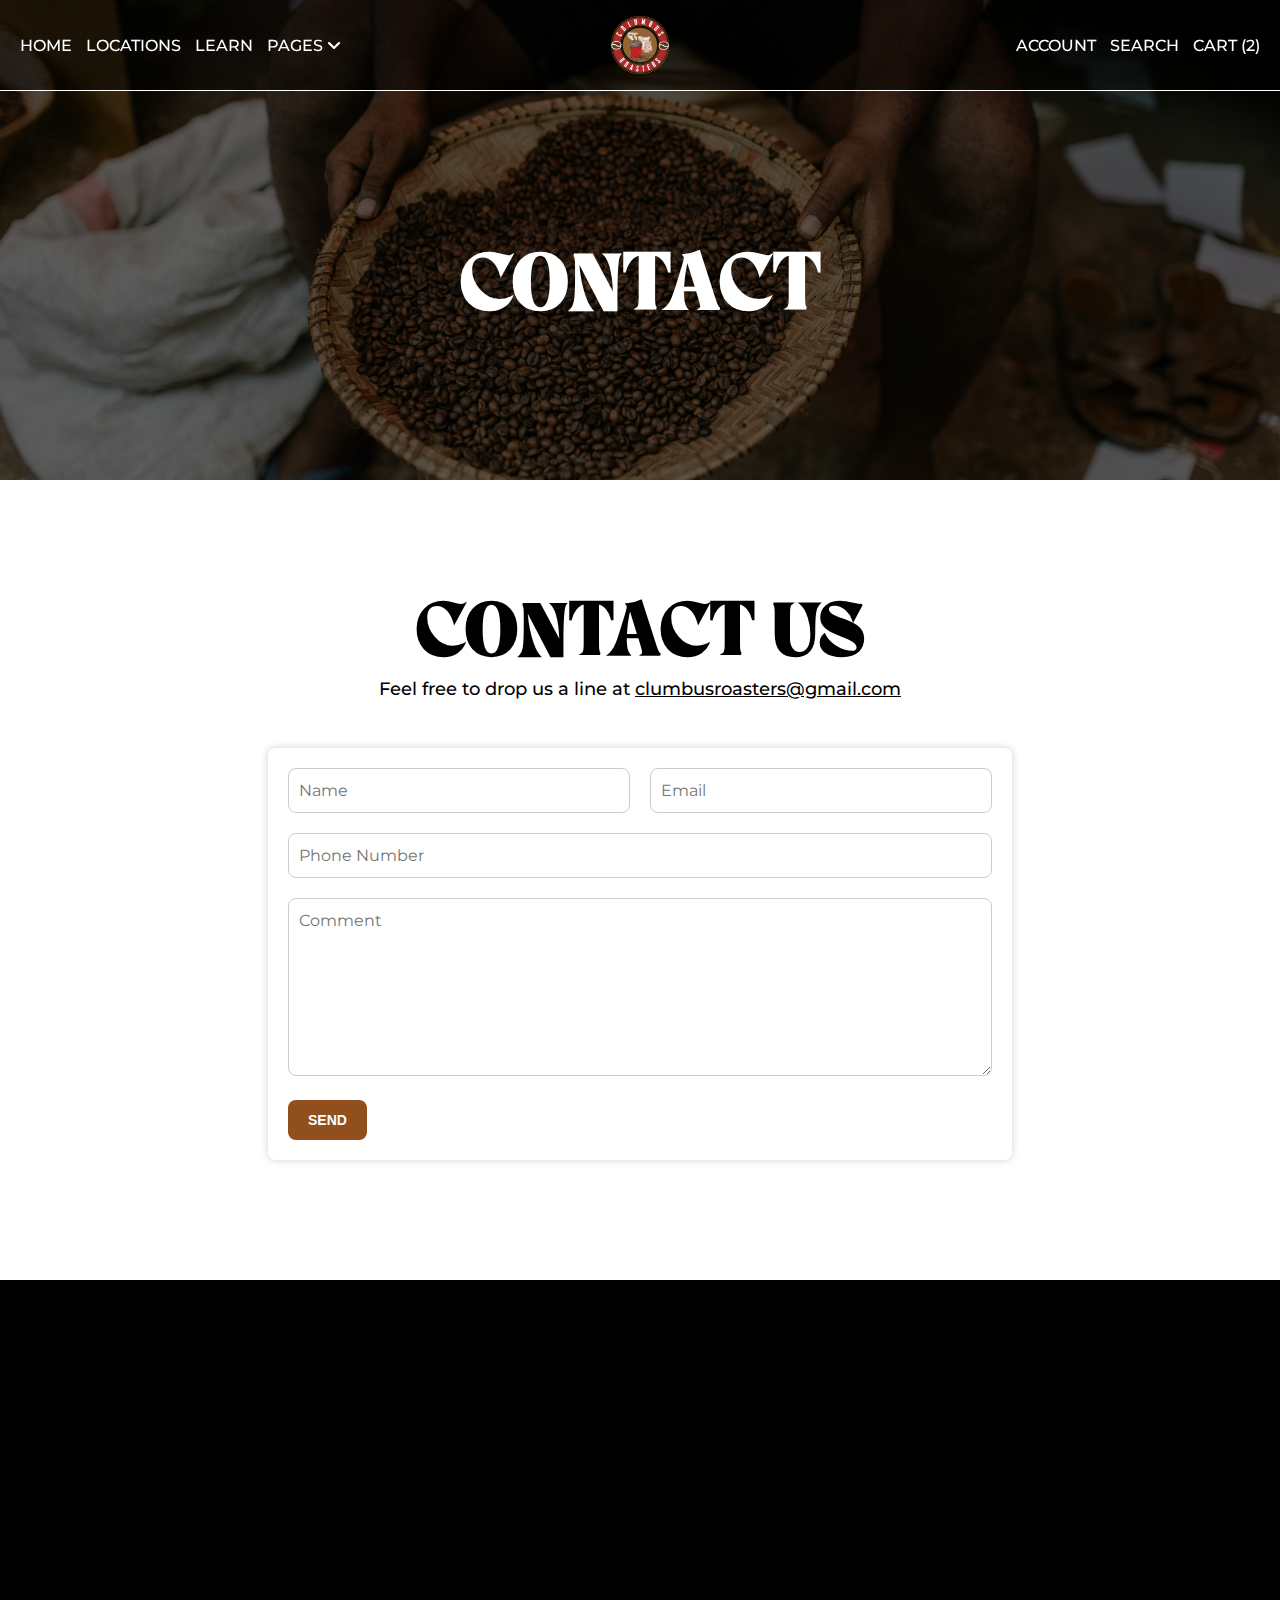
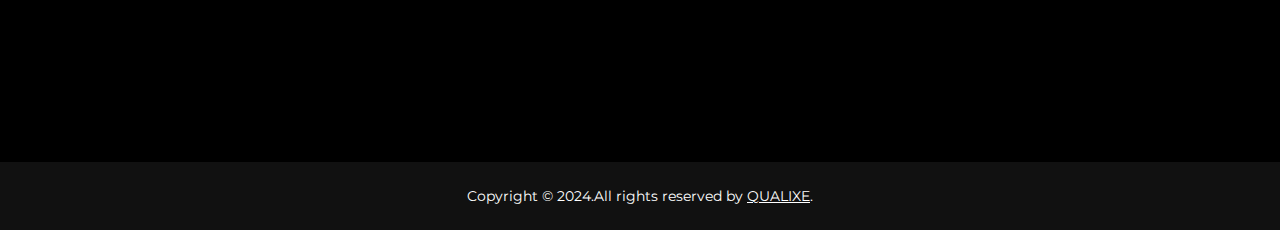
<file: contact.html>
<!DOCTYPE html>
<html lang="en">

	<head>
		<meta charset="UTF-8">
		<meta name="viewport" content="width=device-width, initial-scale=1.0">
		<title>Contact</title>
		<!-- link css start -->
		<link href="https://fonts.googleapis.com/css2?family=Montserrat:ital,wght@0,100..900;1,100..900&display=swap"
			rel="stylesheet">
		<link rel="stylesheet" href="./assets/css/swiper-bundle.min.css">
		<link rel="stylesheet" href="./assets/css/animate.min.css">
		<link rel="stylesheet" href="./assets/css/all.min.css">
		<link rel="stylesheet" href="./assets/css/style.css">
		<!-- link css end -->
	</head>

	<body>

		<header>
			<!-- navbar section start -->
			<nav class="navbar">
				<div class="container">
					<div class="navbar-wrapper">
						<div class="navbar-menu">
							<div class="ham-menu-wrapper">
								<div class="ham-menu">
									<span></span>
									<span></span>
									<span></span>
								</div>
							</div>
							<div class="navbar-link-wrapper">
								<ul class="nav-link-items">
									<li class="nav-link-item">
										<a href="index.html" class="nav-link">HOME</a>
									</li>
									<li class="nav-link-item">
										<a href="#" class="nav-link">LOCATIONS</a>
									</li>
									<li class="nav-link-item">
										<a href="#" class="nav-link">LEARN</a>
									</li>
									<li class="nav-link-item">
										<a href="#" class="nav-link">PAGES <i class="fa-solid fa-angle-down"></i></a>
										<ul class="nav-link-sub-menu-items">
											<li class="nav-link-sub-menu-item">
												<a href="about-us.html" class="nav-link-sub-menu">ABOUT US</a>
											</li>
											<li class="nav-link-sub-menu-item">
												<a href="collection.html" class="nav-link-sub-menu">products Page</a>
											</li>
											<li class="nav-link-sub-menu-item">
												<a href="product-single.html" class="nav-link-sub-menu">Product-Single</a>
											</li>
											<li class="nav-link-sub-menu-item">
												<a href="blog.html" class="nav-link-sub-menu">Blog Page</a>
											</li>
											<li class="nav-link-sub-menu-item">
												<a href="training-consulting.html" class="nav-link-sub-menu">training & consultation</a>
											</li>
											<li class="nav-link-sub-menu-item">
												<a href="cart.html" class="nav-link-sub-menu">CART Page</a>
											</li>
											<li class="nav-link-sub-menu-item">
												<a href="wholesale.html" class="nav-link-sub-menu">wholesale Page</a>
											</li>
											<li class="nav-link-sub-menu-item">
												<a href="contact.html" class="nav-link-sub-menu">Contact Page</a>
											</li>
										</ul>
									</li>
								</ul>
							</div>
							<div class="navbar-brand">
								<div class="navbar-brand-logo">
									<a href="index.html" class="main-menu-logo">
										<img src="./assets/images/brand-logo.png" alt="brand-logo">
									</a>
								</div>
							</div>
							<div class="navbar-link-wrapper navbar-link-wrapper-right-area">
								<ul class="nav-link-items">
									<li class="nav-link-item">
										<a href="#" class="nav-link">ACCOUNT</a>
									</li>
									<li class="nav-link-item">
										<span class="nav-link search-open">SEARCH</span>
										<div class="search-bar">
											<div class="search-bar-close">
												<div class="search-bar-close-icon">
													<i class="fa-solid fa-xmark"></i>
												</div>
											</div>
											<form action="#" class="search-form">
												<div class="search-input-field">
													<input class="search-input" type="text" placeholder="Search">
													<div class="input-search-btn">
														<button class="search-btn"><i class="fa-solid fa-magnifying-glass"></i></button>
													</div>
												</div>
											</form>
										</div>
									</li>
									<li class="nav-link-item">
										<a href="#" class="nav-link">CART (2)</a>
									</li>
								</ul>
							</div>
							<div class="navbar-icon-wrapper">
								<span class="navbar-icon search-open">
									<i class="fa-solid fa-magnifying-glass"></i>
								</span>
								<div class="search-bar">
									<div class="search-bar-close">
										<div class="search-bar-close-icon">
											<i class="fa-solid fa-xmark"></i>
										</div>
									</div>
									<form action="#" class="search-form">
										<div class="search-input-field">
											<input class="search-input" type="text" placeholder="Search">
											<div class="input-search-btn">
												<button class="search-btn"><i class="fa-solid fa-magnifying-glass"></i></button>
											</div>
										</div>
									</form>
								</div>
								<a href="#" class="navbar-icon">
									<i class="fa-solid fa-cart-shopping"></i>
								</a>
							</div>
						</div>
					</div>
				</div>
			</nav>
			<!-- mobile menu start -->
			<div class="mobile-menu-wrapper">
				<div class="mobile-menu">
					<div class="mobile-menu-top">
						<div class="ham-menu-wrapper">
							<div class="ham-menu">
								<span></span>
								<span></span>
								<span></span>
							</div>
						</div>
						<div class="navbar-brand-logo">
							<a href="index.html" class="main-menu-logo">
								<img src="./assets/images/brand-logo.png" alt="brand-logo">
							</a>
						</div>
					</div>
					<div class="mobile-menu-link-wrapper">
						<ul class="mobile-menu-link-items">
							<li class="mobile-menu-link-item">
								<a href="index.html" class="mobile-menu-link">HOME</a>
							</li>
							<li class="mobile-menu-link-item">
								<a href="#" class="mobile-menu-link">LOCATION</a>
							</li>
							<li class="mobile-menu-link-item">
								<a href="#" class="mobile-menu-link">LEARN</a>
							</li>
							<li class="mobile-menu-link-item mobile-drop-down-menu">
								<span class="mobile-menu-link drop-down-menu-btn">PAGES <i class="fa-solid fa-angle-down"></i></span>
								<ul class="mobile-drop-down-menu-wrapper">
									<li class="nav-link-sub-menu-item">
										<a href="about-us.html" class="nav-link-sub-menu">ABOUT US</a>
									</li>
									<li class="nav-link-sub-menu-item">
										<a href="collection.html" class="nav-link-sub-menu">products Page</a>
									</li>
									<li class="nav-link-sub-menu-item">
										<a href="product-single.html" class="nav-link-sub-menu">Product-Single</a>
									</li>
									<li class="nav-link-sub-menu-item">
										<a href="blog.html" class="nav-link-sub-menu">Blog Page</a>
									</li>
									<li class="nav-link-sub-menu-item">
										<a href="training-consulting.html" class="nav-link-sub-menu">training & consultation</a>
									</li>
									<li class="nav-link-sub-menu-item">
										<a href="cart.html" class="nav-link-sub-menu">CART Page</a>
									</li>
									<li class="nav-link-sub-menu-item">
										<a href="wholesale.html" class="nav-link-sub-menu">wholesale Page</a>
									</li>
									<li class="nav-link-sub-menu-item">
										<a href="contact.html" class="nav-link-sub-menu">Contact Page</a>
									</li>
								</ul>
							</li>
						</ul>
						<div class="social-media-link-wrapper">
							<ul class="social-media-link-items">
								<li class="social-media-link-item">
									<a href="#" target="_blank" class="social-media-link">
										<i class="fa-brands fa-facebook"></i>
									</a>
								</li>
								<li class="social-media-link-item">
									<a href="#" target="_blank" class="social-media-link">
										<i class="fa-brands fa-instagram"></i>
									</a>
								</li>
								<li class="social-media-link-item">
									<a href="#" target="_blank" class="social-media-link">
										<i class="fa-brands fa-tiktok"></i>
									</a>
								</li>
								<li class="social-media-link-item">
									<a href="#" target="_blank" class="social-media-link">
										<i class="fa-brands fa-x-twitter"></i>
									</a>
								</li>
								<li class="social-media-link-item">
									<a href="#" target="_blank" class="social-media-link">
										<i class="fa-brands fa-x-twitter"></i>
									</a>
								</li>
							</ul>
						</div>
					</div>
				</div>
			</div>
			<!-- mobile menu end -->
			<!-- navbar section end -->
		</header>

		<main>
			<!-- page banner css start -->
			<section class="page-banner-section products-page-banner">
				<div class="container">
					<div class="page-heading-wrapper">
						<h1 class="page-heading">
							contact
						</h1>
					</div>
				</div>
			</section>
			<!-- page banner css end -->

			<!-- blog page css start -->
			<section class="section contact-section">
				<div class="container">
					<div class="page-common-heading cart-heading">
						<div class="background-with-text-content">
							<h2 class="background-with-text-content-heading wow animate__animated animate__fadeInUp"
								data-wow-duration="1s" data-wow-delay=".1s">contact us
							</h2>
							<h6 class="contact-paragraph-text wow animate__animated animate__fadeInUp"
							data-wow-duration="1s" data-wow-delay=".3s">Feel free to drop us a line at <a class="contact-paragraph-text-link" href="mailTo:clumbusroasters@gmail.com">clumbusroasters@gmail.com</a></h6>
						</div>
					</div>
					<form class="contact-form" action="#">
						<div class="contact-field-row">
							<div class="contact-field">
								<input type="text" name="name" placeholder="Name">
							</div>
							<div class="contact-field">
								<input type="email" name="email" placeholder="Email">
							</div>
						</div>
						<div class="contact-field">
							<input type="number" name="phone_number" placeholder="Phone Number">
						</div>
						<div class="contact-field">
							<textarea name="comment" placeholder="Comment" rows="8" cols="81"></textarea>
						</div>
						<div class="contact-button">
							<button class="btn custom-btn">Send</button>
						</div>
					</form>
				</div>
			</section>
			<!-- blog page css end -->
		</main>

		<footer>
			<!-- footer section start -->
			<section class="section footer-section">
				<div class="container">
					<div class="footer-section-items">
						<div class="footer-section-item">
							<h6 class="footer-heading wow animate__animated animate__slideInLeft" data-wow-duration="1s"
								data-wow-delay=".1s">CONTACT US</h6>
							<p class="footer-text wow animate__animated animate__slideInLeft" data-wow-duration="1s"
								data-wow-delay=".2s"><i class="fa-solid fa-phone-volume"></i><a
									class="footer-contact-link" href="callto:01712345678">01712345678</a>
							</p>
							<p class="footer-text wow animate__animated animate__slideInLeft" data-wow-duration="1s"
								data-wow-delay=".3s"><i class="fa-solid fa-envelope-open-text"></i><a
									class="footer-contact-link"
									href="mailto:clumbusroasters@gmail.com">clumbusroasters@gmail.com</a>
							</p>
							<p class="footer-text wow animate__animated animate__slideInLeft" data-wow-duration="1s"
								data-wow-delay=".4s"><i class="fa-solid fa-location-dot"></i><a
									class="footer-contact-link" href="#">Mirpur, Dhaka-1216, Bangladesh</a>
							</p>
							<div class="social-link-wrapper">
								<h6 class="footer-social-link-heading wow animate__animated animate__slideInLeft"
									data-wow-duration="1s" data-wow-delay=".1s">FOLLOW US:</h6>
								<ul class="footer-social-links">
									<li class="social-media-link-item wow animate__animated animate__slideInLeft"
										data-wow-duration="1s" data-wow-delay=".1s">
										<a href="#" target="_blank" class="social-media-link">
											<i class="fa-brands fa-facebook"></i>
										</a>
									</li>
									<li class="social-media-link-item wow animate__animated animate__slideInLeft"
										data-wow-duration="1s" data-wow-delay=".2s">
										<a href="#" target="_blank" class="social-media-link">
											<i class="fa-brands fa-instagram"></i>
										</a>
									</li>
									<li class="social-media-link-item wow animate__animated animate__slideInLeft"
										data-wow-duration="1s" data-wow-delay=".3s">
										<a href="#" target="_blank" class="social-media-link">
											<i class="fa-brands fa-tiktok"></i>
										</a>
									</li>
									<li class="social-media-link-item wow animate__animated animate__slideInLeft"
										data-wow-duration="1s" data-wow-delay=".4s">
										<a href="#" target="_blank" class="social-media-link">
											<i class="fa-brands fa-youtube"></i>
										</a>
									</li>
									<li class="social-media-link-item wow animate__animated animate__slideInLeft"
										data-wow-duration="1s" data-wow-delay=".5s">
										<a href="#" target="_blank" class="social-media-link">
											<i class="fa-brands fa-x-twitter"></i>
										</a>
									</li>
								</ul>
							</div>
						</div>
						<div class="footer-section-item">
							<h6 class="footer-heading wow animate__animated animate__slideInUp" data-wow-duration="1s"
								data-wow-delay=".1s">QUICK LINKS</h6>
							<ul class="footer-nav-links">
								<li class="footer-nav-link wow animate__animated animate__slideInUp"
									data-wow-duration="1s" data-wow-delay=".2s">
									<a class="footer-nav-link-text" href="">FAQ</a>
								</li>
								<li class="footer-nav-link wow animate__animated animate__slideInUp"
									data-wow-duration="1s" data-wow-delay=".3s">
									<a class="footer-nav-link-text" href="">Shipping & Returns</a>
								</li>
								<li class="footer-nav-link wow animate__animated animate__slideInUp"
									data-wow-duration="1s" data-wow-delay=".4s">
									<a class="footer-nav-link-text" href="">Careers</a>
								</li>
								<li class="footer-nav-link wow animate__animated animate__slideInUp"
									data-wow-duration="1s" data-wow-delay=".5s">
									<a class="footer-nav-link-text" href="">Contact</a>
								</li>
								<li class="footer-nav-link wow animate__animated animate__slideInUp"
									data-wow-duration="1s" data-wow-delay=".6s">
									<a class="footer-nav-link-text" href="">Terms And Conditions</a>
								</li>
								<li class="footer-nav-link wow animate__animated animate__slideInUp"
									data-wow-duration="1s" data-wow-delay=".7s">
									<a class="footer-nav-link-text" href="">Manage Subscriptions</a>
								</li>
							</ul>
						</div>
						<div class="footer-section-item">
							<h6 class="footer-heading wow animate__animated animate__slideInRight"
								data-wow-duration="1s" data-wow-delay=".1s">NEWSLETTER</h6>
							<p class="footer-text wow animate__animated animate__slideInRight" data-wow-duration="1s"
								data-wow-delay=".2s">Subscribe to receive updates, access to exclusive deals, and more.
							</p>
							<form class="footer-form wow animate__animated animate__slideInRight" action="#"
								data-wow-duration="1s" data-wow-delay=".3s">
								<input class="footer-input" type="mail" placeholder="Enter your mail address">
							</form>
							<div class="footer-form-btn wow animate__animated animate__slideInRight"
								data-wow-duration="1s" data-wow-delay=".4s">
								<a class="btn custom-btn" href="#">SUBSCRIBE</a>
							</div>
						</div>
					</div>
				</div>
			</section>
			<section class="copyright-section">
				<p class="copyright-section-text">
					Copyright &copy; 2024.All rights reserved by <a href="#">QUALIXE</a>.
				</p>
			</section>
			<!-- footer section end -->
		</footer>

		<!-- js link start-->
		<script src="./assets/js/jquery-1.12.4.min.js"></script>
		<script src="./assets/js/swiper-bundle.min.js"></script>
		<script src="./assets/js/jquery.counterup.min.js"></script>
		<script src="./assets/js/waypoints.min.js"></script>
		<script src="./assets/js/wow.min.js"></script>
		<script src="./assets/js/script.js"></script>
		<!-- js link end-->
	</body>

</html>
</file>
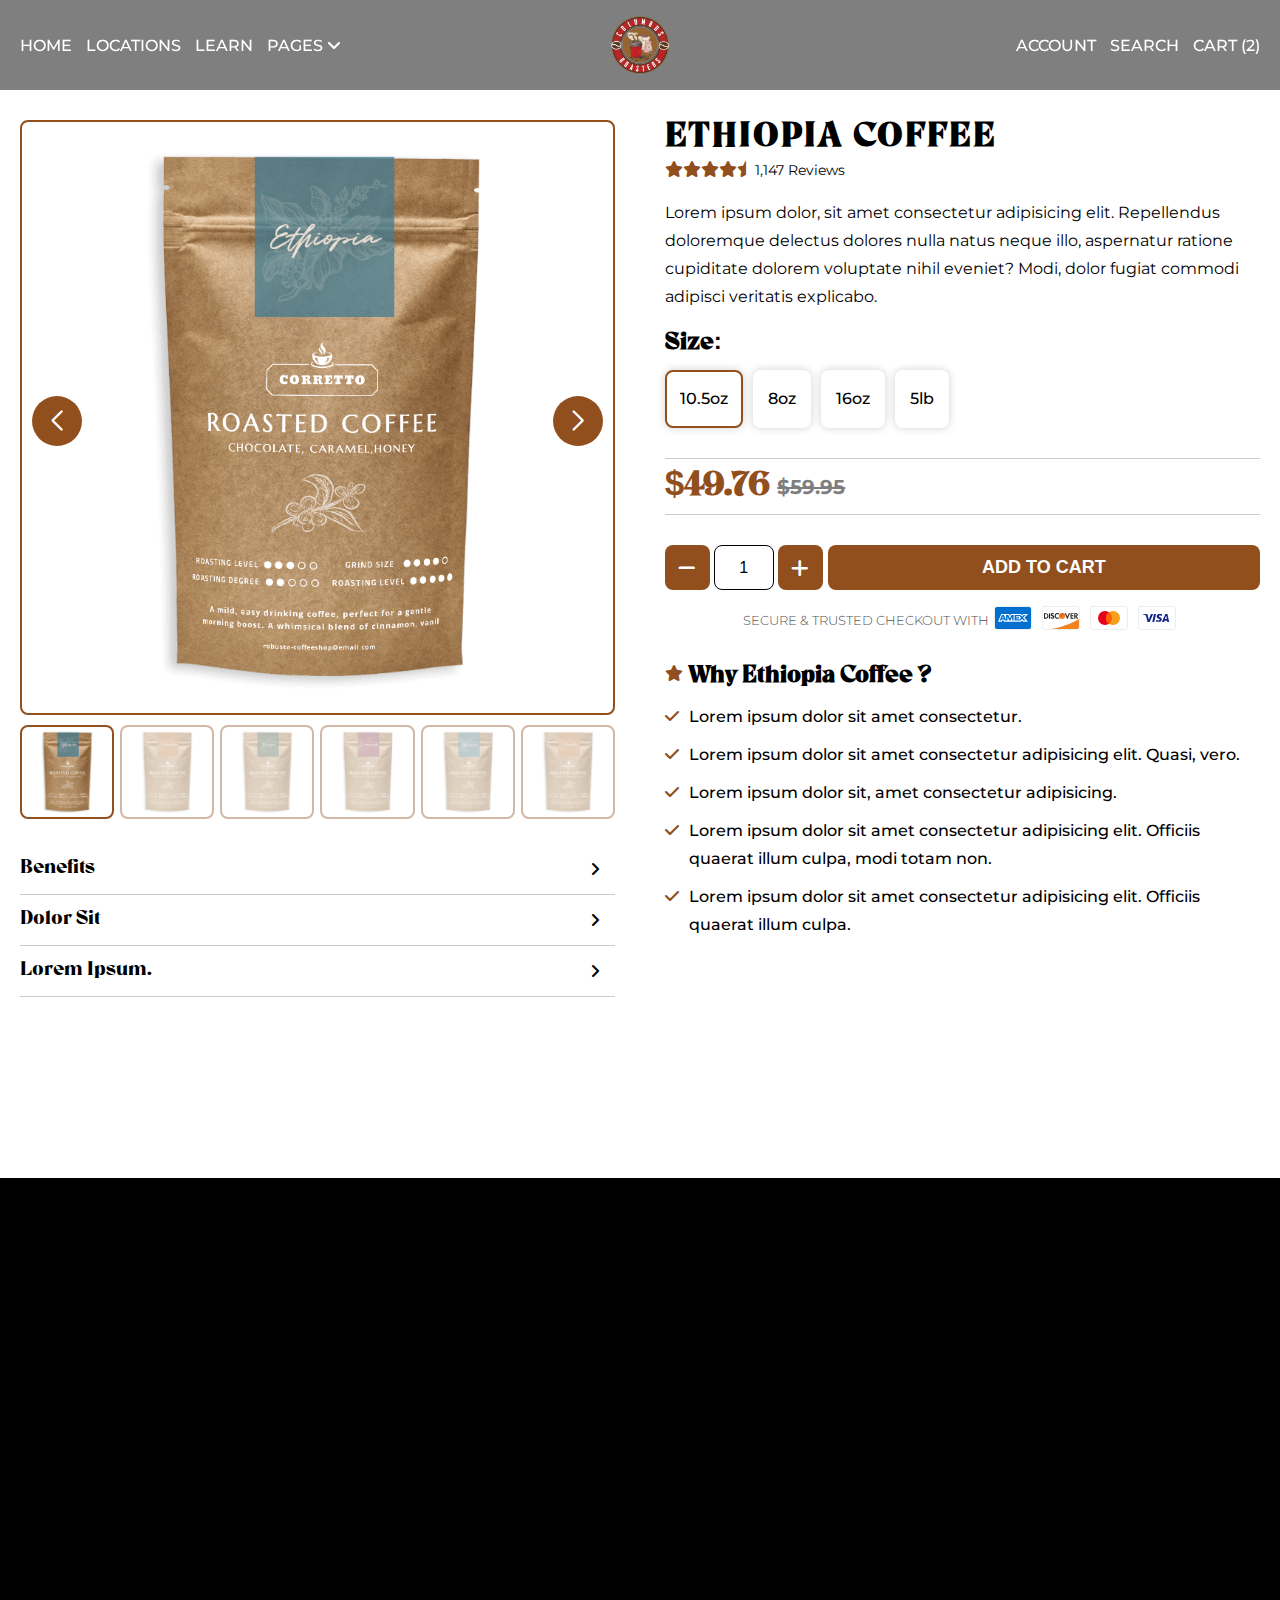
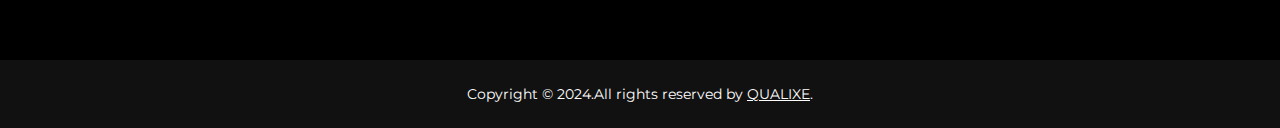
<file: product-single.html>
<!DOCTYPE html>
<html lang="en">

	<head>
		<meta charset="UTF-8">
		<meta name="viewport" content="width=device-width, initial-scale=1.0">
		<title>Product Single</title>
		<!-- link css start -->
		<link href="https://fonts.googleapis.com/css2?family=Montserrat:ital,wght@0,100..900;1,100..900&display=swap"
			rel="stylesheet">
		<link rel="stylesheet" href="./assets/css/swiper-bundle.min.css">
		<link rel="stylesheet" href="./assets/css/animate.min.css">
		<link rel="stylesheet" href="./assets/css/all.min.css">
		<link rel="stylesheet" href="./assets/css/style.css">
		<!-- link css end -->
	</head>

	<body>

		<header>
			<!-- navbar section start -->
			<nav class="navbar">
				<div class="container">
					<div class="navbar-wrapper">
						<div class="navbar-menu">
							<div class="ham-menu-wrapper">
								<div class="ham-menu">
									<span></span>
									<span></span>
									<span></span>
								</div>
							</div>
							<div class="navbar-link-wrapper">
								<ul class="nav-link-items">
									<li class="nav-link-item">
										<a href="index.html" class="nav-link">HOME</a>
									</li>
									<li class="nav-link-item">
										<a href="#" class="nav-link">LOCATIONS</a>
									</li>
									<li class="nav-link-item">
										<a href="#" class="nav-link">LEARN</a>
									</li>
									<li class="nav-link-item">
										<a href="#" class="nav-link">PAGES <i class="fa-solid fa-angle-down"></i></a>
										<ul class="nav-link-sub-menu-items">
											<li class="nav-link-sub-menu-item">
												<a href="about-us.html" class="nav-link-sub-menu">ABOUT US</a>
											</li>
											<li class="nav-link-sub-menu-item">
												<a href="collection.html" class="nav-link-sub-menu">products Page</a>
											</li>
											<li class="nav-link-sub-menu-item">
												<a href="product-single.html" class="nav-link-sub-menu">Product-Single</a>
											</li>
											<li class="nav-link-sub-menu-item">
												<a href="blog.html" class="nav-link-sub-menu">Blog Page</a>
											</li>
											<li class="nav-link-sub-menu-item">
												<a href="training-consulting.html" class="nav-link-sub-menu">training & consultation</a>
											</li>
											<li class="nav-link-sub-menu-item">
												<a href="cart.html" class="nav-link-sub-menu">CART Page</a>
											</li>
											<li class="nav-link-sub-menu-item">
												<a href="wholesale.html" class="nav-link-sub-menu">wholesale Page</a>
											</li>
											<li class="nav-link-sub-menu-item">
												<a href="contact.html" class="nav-link-sub-menu">Contact Page</a>
											</li>
										</ul>
									</li>
								</ul>
							</div>
							<div class="navbar-brand">
								<div class="navbar-brand-logo">
									<a href="index.html" class="main-menu-logo">
										<img src="./assets/images/brand-logo.png" alt="brand-logo">
									</a>
								</div>
							</div>
							<div class="navbar-link-wrapper navbar-link-wrapper-right-area">
								<ul class="nav-link-items">
									<li class="nav-link-item">
										<a href="#" class="nav-link">ACCOUNT</a>
									</li>
									<li class="nav-link-item">
										<span class="nav-link search-open">SEARCH</span>
										<div class="search-bar">
											<div class="search-bar-close">
												<div class="search-bar-close-icon">
													<i class="fa-solid fa-xmark"></i>
												</div>
											</div>
											<form action="#" class="search-form">
												<div class="search-input-field">
													<input class="search-input" type="text" placeholder="Search">
													<div class="input-search-btn">
														<button class="search-btn"><i class="fa-solid fa-magnifying-glass"></i></button>
													</div>
												</div>
											</form>
										</div>
									</li>
									<li class="nav-link-item">
										<a href="#" class="nav-link">CART (2)</a>
									</li>
								</ul>
							</div>
							<div class="navbar-icon-wrapper">
								<span class="navbar-icon search-open">
									<i class="fa-solid fa-magnifying-glass"></i>
								</span>
								<div class="search-bar">
									<div class="search-bar-close">
										<div class="search-bar-close-icon">
											<i class="fa-solid fa-xmark"></i>
										</div>
									</div>
									<form action="#" class="search-form">
										<div class="search-input-field">
											<input class="search-input" type="text" placeholder="Search">
											<div class="input-search-btn">
												<button class="search-btn"><i class="fa-solid fa-magnifying-glass"></i></button>
											</div>
										</div>
									</form>
								</div>
								<a href="#" class="navbar-icon">
									<i class="fa-solid fa-cart-shopping"></i>
								</a>
							</div>
						</div>
					</div>
				</div>
			</nav>
			<!-- mobile menu start -->
			<div class="mobile-menu-wrapper">
				<div class="mobile-menu">
					<div class="mobile-menu-top">
						<div class="ham-menu-wrapper">
							<div class="ham-menu">
								<span></span>
								<span></span>
								<span></span>
							</div>
						</div>
						<div class="navbar-brand-logo">
							<a href="index.html" class="main-menu-logo">
								<img src="./assets/images/brand-logo.png" alt="brand-logo">
							</a>
						</div>
					</div>
					<div class="mobile-menu-link-wrapper">
						<ul class="mobile-menu-link-items">
							<li class="mobile-menu-link-item">
								<a href="index.html" class="mobile-menu-link">HOME</a>
							</li>
							<li class="mobile-menu-link-item">
								<a href="#" class="mobile-menu-link">LOCATION</a>
							</li>
							<li class="mobile-menu-link-item">
								<a href="#" class="mobile-menu-link">LEARN</a>
							</li>
							<li class="mobile-menu-link-item mobile-drop-down-menu">
								<span class="mobile-menu-link drop-down-menu-btn">PAGES <i class="fa-solid fa-angle-down"></i></span>
								<ul class="mobile-drop-down-menu-wrapper">
									<li class="nav-link-sub-menu-item">
										<a href="about-us.html" class="nav-link-sub-menu">ABOUT US</a>
									</li>
									<li class="nav-link-sub-menu-item">
										<a href="collection.html" class="nav-link-sub-menu">products Page</a>
									</li>
									<li class="nav-link-sub-menu-item">
										<a href="product-single.html" class="nav-link-sub-menu">Product-Single</a>
									</li>
									<li class="nav-link-sub-menu-item">
										<a href="blog.html" class="nav-link-sub-menu">Blog Page</a>
									</li>
									<li class="nav-link-sub-menu-item">
										<a href="training-consulting.html" class="nav-link-sub-menu">training & consultation</a>
									</li>
									<li class="nav-link-sub-menu-item">
										<a href="cart.html" class="nav-link-sub-menu">CART Page</a>
									</li>
									<li class="nav-link-sub-menu-item">
										<a href="wholesale.html" class="nav-link-sub-menu">wholesale Page</a>
									</li>
									<li class="nav-link-sub-menu-item">
										<a href="contact.html" class="nav-link-sub-menu">Contact Page</a>
									</li>
								</ul>
							</li>
						</ul>
						<div class="social-media-link-wrapper">
							<ul class="social-media-link-items">
								<li class="social-media-link-item">
									<a href="#" target="_blank" class="social-media-link">
										<i class="fa-brands fa-facebook"></i>
									</a>
								</li>
								<li class="social-media-link-item">
									<a href="#" target="_blank" class="social-media-link">
										<i class="fa-brands fa-instagram"></i>
									</a>
								</li>
								<li class="social-media-link-item">
									<a href="#" target="_blank" class="social-media-link">
										<i class="fa-brands fa-tiktok"></i>
									</a>
								</li>
								<li class="social-media-link-item">
									<a href="#" target="_blank" class="social-media-link">
										<i class="fa-brands fa-x-twitter"></i>
									</a>
								</li>
								<li class="social-media-link-item">
									<a href="#" target="_blank" class="social-media-link">
										<i class="fa-brands fa-x-twitter"></i>
									</a>
								</li>
							</ul>
						</div>
					</div>
				</div>
			</div>
			<!-- mobile menu end -->
			<!-- navbar section end -->
		</header>

		<main>
			<!-- product-single page css start -->
			<section class="section single-products-section">
				<div class="container">
					<div class="single-products-wrapper">
						<div class="single-products-items">
							<div class="single-products-item">
								<div class="single-product-slider">
									<div class="swiper single-product-swiper-2">
										<div class="swiper-wrapper">
											<div class="swiper-slide">
												<img src="./assets/images/product-slider-img-1.png" alt="product-slider-img-1.png" />
											</div>
											<div class="swiper-slide">
												<img src="./assets/images/product-slider-img-2.png" alt="product-slider-img-2.png" />
											</div>
											<div class="swiper-slide">
												<img src="./assets/images/product-slider-img-3.png" alt="product-slider-img-3.png" />
											</div>
											<div class="swiper-slide">
												<img src="./assets/images/product-slider-img-4.png" alt="product-slider-img-4.png" />
											</div>
											<div class="swiper-slide">
												<img src="./assets/images/product-slider-img-1.png" alt="product-slider-img-1.png" />
											</div>
											<div class="swiper-slide">
												<img src="./assets/images/product-slider-img-2.png" alt="product-slider-img-2.png" />
											</div>
											<div class="swiper-slide">
												<img src="./assets/images/product-slider-img-3.png" alt="product-slider-img-3.png" />
											</div>
											<div class="swiper-slide">
												<img src="./assets/images/product-slider-img-4.png" alt="product-slider-img-4.png" />
											</div>
											<div class="swiper-slide">
												<img src="./assets/images/product-slider-img-1.png" alt="product-slider-img-1.png" />
											</div>
											<div class="swiper-slide">
												<img src="./assets/images/product-slider-img-2.png" alt="product-slider-img-2.png" />
											</div>
										</div>
										<div class="swiper-button-next"></div>
										<div class="swiper-button-prev"></div>
									</div>
									<div thumbsSlider="" class="swiper single-product-swiper">
										<div class="swiper-wrapper">
											<div class="swiper-slide">
												<img src="./assets/images/product-slider-img-1.png" alt="product-slider-img-1.png" />
											</div>
											<div class="swiper-slide">
												<img src="./assets/images/product-slider-img-2.png" alt="product-slider-img-2.png" />
											</div>
											<div class="swiper-slide">
												<img src="./assets/images/product-slider-img-3.png" alt="product-slider-img-3.png" />
											</div>
											<div class="swiper-slide">
												<img src="./assets/images/product-slider-img-4.png" alt="product-slider-img-4.png" />
											</div>
											<div class="swiper-slide">
												<img src="./assets/images/product-slider-img-1.png" alt="product-slider-img-1.png" />
											</div>
											<div class="swiper-slide">
												<img src="./assets/images/product-slider-img-2.png" alt="product-slider-img-2.png" />
											</div>
											<div class="swiper-slide">
												<img src="./assets/images/product-slider-img-3.png" alt="product-slider-img-3.png" />
											</div>
											<div class="swiper-slide">
												<img src="./assets/images/product-slider-img-4.png" alt="product-slider-img-4.png" />
											</div>
											<div class="swiper-slide">
												<img src="./assets/images/product-slider-img-1.png" alt="product-slider-img-1.png" />
											</div>
											<div class="swiper-slide">
												<img src="./assets/images/product-slider-img-2.png" alt="product-slider-img-2.png" />
											</div>
										</div>
									</div>
								</div>
								<div class="single-product-accordion wow animate__animated animate__fadeInUp" data-wow-duration="1s"
									data-wow-delay=".4s">
									<div class="single-product-accordion-items">
										<div class="single-product-accordion-item">
											<div class="single-product-accordion-item-title">
												<h5 class="single-product-accordion-item-heading">Benefits</h5>
												<span class="single-product-accordion-item-icon">
													<i class="fa-solid fa-angle-right"></i>
												</span>
											</div>
											<div class="single-product-accordion-item-content">
												<div class="single-product-accordion-item-content-wrapper">
													<h5 class="single-product-accordion-item-content-heading">
														Lorem, ipsum dolor
													</h5>
													<div class="single-product-accordion-item-content-body">
														<ul class="single-product-accordion-item-content-body-wrapper">
															<li class="single-product-accordion-item-content-body-item">
																<div class="single-product-accordion-item-content-body-icon">
																	<i class="fa-solid fa-circle"></i>
																</div>
																<p class="single-product-accordion-item-content-body-text"> Indulge in our Superfood
																	Shake,
																	a delectable solution for your weight management and muscle-toning journey. Crafted
																	with
																	a
																	delightf.</p>
															</li>
															<li class="single-product-accordion-item-content-body-item">
																<div class="single-product-accordion-item-content-body-icon">
																	<i class="fa-solid fa-circle"></i>
																</div>
																<p class="single-product-accordion-item-content-body-text"> Indulge in our Superfood
																	Shake,
																	a delectable solution for your weight management and muscle-toning journey. Crafted
																	with
																	a
																	delightf.</p>
															</li>
														</ul>
													</div>
													<div class="single-product-accordion-item-content-footer">
														<p class="single-product-accordion-item-content-footer-text">Lorem ipsum, dolor sit amet
															consectetur adipisicing elit. Ad facilis commodi officia sapiente! Perspiciatis,
															aspernatur.</p>
													</div>
												</div>
											</div>
										</div>
										<div class="single-product-accordion-item">
											<div class="single-product-accordion-item-title">
												<h5 class="single-product-accordion-item-heading">Dolor Sit</h5>
												<span class="single-product-accordion-item-icon">
													<i class="fa-solid fa-angle-right"></i>
												</span>
											</div>
											<div class="single-product-accordion-item-content">
												<div class="single-product-accordion-item-content-wrapper">
													<h5 class="single-product-accordion-item-content-heading">
														Lorem, ipsum dolor
													</h5>
													<div class="single-product-accordion-item-content-body">
														<ul class="single-product-accordion-item-content-body-wrapper">
															<li class="single-product-accordion-item-content-body-item">
																<div class="single-product-accordion-item-content-body-icon">
																	<i class="fa-solid fa-circle"></i>
																</div>
																<p class="single-product-accordion-item-content-body-text"> Indulge in our Superfood
																	Shake,
																	a delectable solution for your weight management and muscle-toning journey. Crafted
																	with
																	a
																	delightf.</p>
															</li>
															<li class="single-product-accordion-item-content-body-item">
																<div class="single-product-accordion-item-content-body-icon">
																	<i class="fa-solid fa-circle"></i>
																</div>
																<p class="single-product-accordion-item-content-body-text"> Indulge in our Superfood
																	Shake,
																	a delectable solution for your weight management and muscle-toning journey. Crafted
																	with
																	a
																	delightf.</p>
															</li>
														</ul>
													</div>
													<div class="single-product-accordion-item-content-footer">
														<p class="single-product-accordion-item-content-footer-text">Lorem ipsum, dolor sit amet
															consectetur adipisicing elit. Ad facilis commodi officia sapiente! Perspiciatis,
															aspernatur.</p>
													</div>
												</div>
											</div>
										</div>
										<div class="single-product-accordion-item">
											<div class="single-product-accordion-item-title">
												<h5 class="single-product-accordion-item-heading">Lorem Ipsum.</h5>
												<span class="single-product-accordion-item-icon">
													<i class="fa-solid fa-angle-right"></i>
												</span>
											</div>
											<div class="single-product-accordion-item-content">
												<div class="single-product-accordion-item-content-wrapper">
													<h5 class="single-product-accordion-item-content-heading">
														Lorem, ipsum dolor
													</h5>
													<div class="single-product-accordion-item-content-body">
														<ul class="single-product-accordion-item-content-body-wrapper">
															<li class="single-product-accordion-item-content-body-item">
																<div class="single-product-accordion-item-content-body-icon">
																	<i class="fa-solid fa-circle"></i>
																</div>
																<p class="single-product-accordion-item-content-body-text"> Indulge in our Superfood
																	Shake,
																	a delectable solution for your weight management and muscle-toning journey. Crafted
																	with
																	a
																	delightf.</p>
															</li>
															<li class="single-product-accordion-item-content-body-item">
																<div class="single-product-accordion-item-content-body-icon">
																	<i class="fa-solid fa-circle"></i>
																</div>
																<p class="single-product-accordion-item-content-body-text"> Indulge in our Superfood
																	Shake,
																	a delectable solution for your weight management and muscle-toning journey. Crafted
																	with
																	a
																	delightf.</p>
															</li>
														</ul>
													</div>
													<div class="single-product-accordion-item-content-footer">
														<p class="single-product-accordion-item-content-footer-text">Lorem ipsum, dolor sit amet
															consectetur adipisicing elit. Ad facilis commodi officia sapiente! Perspiciatis,
															aspernatur.</p>
													</div>
												</div>
											</div>
										</div>
									</div>
								</div>
							</div>
							<div class="single-products-item">
								<div class="single-product-name-heading wow animate__animated animate__fadeInUp" data-wow-duration="1s"
									data-wow-delay=".1s">
									<h3 class="single-product-heading-text">Ethiopia Coffee
									</h3>
								</div>
								<div class="single-product-review wow animate__animated animate__fadeInUp" data-wow-duration="1s"
									data-wow-delay=".2s">
									<div class="single-product-ratings-wrapper">
										<span class="single-product-ratings">
											<i class="fa-solid fa-star"></i>
										</span>
										<span class="single-product-ratings">
											<i class="fa-solid fa-star"></i>
										</span>
										<span class="single-product-ratings">
											<i class="fa-solid fa-star"></i>
										</span>
										<span class="single-product-ratings">
											<i class="fa-solid fa-star"></i>
										</span>
										<span class="single-product-ratings">
											<i class="fa-solid fa-star-half"></i>
										</span>
									</div>
									<div class="single-product-review-count">
										<span class="single-product-review-text">1,147 Reviews</span>
									</div>
								</div>
								<div class="single-product-details  wow animate__animated animate__fadeInUp" data-wow-duration="1s"
									data-wow-delay=".3s">
									<p class="single-product-details-text">
										Lorem ipsum dolor, sit amet consectetur adipisicing elit. Repellendus doloremque delectus dolores
										nulla natus neque illo, aspernatur ratione cupiditate dolorem voluptate nihil eveniet? Modi, dolor
										fugiat commodi adipisci veritatis explicabo.
									</p>
								</div>
								<div class="choose-single-product-purchase-wrapper">
									<h4 class="choose-single-product-purchase-heading wow animate__animated animate__fadeInUp"
										data-wow-duration="1s" data-wow-delay=".4s">Size:
									</h4>
									<form action="#" class="choose-single-product-purchase-types-form">
										<div class="choose-single-product-purchase-types wow animate__animated animate__fadeInUp"
											data-wow-duration="1s" data-wow-delay=".5s">
											<div class="choose-single-product-purchase-type">
												<input class="" type="radio" name="purchase-type" value="10.5oz" id="10.5oz" checked>
												<label class="choose-single-product-purchase-type-label" for="10.5oz">
													<p class="purchase-pack-price">10.5oz</p>
												</label>
											</div>
											<div class="choose-single-product-purchase-type">
												<input class="" type="radio" name="purchase-type" value="8oz" id="8oz">
												<label class="choose-single-product-purchase-type-label" for="8oz">
													<p class="purchase-pack-price">8oz</p>
												</label>
											</div>
											<div class="choose-single-product-purchase-type">
												<input class="" type="radio" name="purchase-type" value="16oz" id="16oz">
												<label class="choose-single-product-purchase-type-label" for="16oz">
													<p class="purchase-pack-price">16oz</p>
												</label>
											</div>
											<div class="choose-single-product-purchase-type">
												<input class="" type="radio" name="purchase-type" value="5lb" id="5lb">
												<label class="choose-single-product-purchase-type-label" for="5lb">
													<p class="purchase-pack-price">5lb</p>
												</label>
											</div>
										</div>
										<div class="single-product-total-price wow animate__animated animate__fadeInUp"
											data-wow-duration="1s" data-wow-delay=".6s">
											<h3 class="single-product-total-offer-price">$49.76</h3><span
												class="single-product-previous-total-price">$59.95</span>
										</div>
										<div class="single-product-add-cart-area wow animate__animated animate__fadeInUp"
											data-wow-duration="1s" data-wow-delay=".7s">
											<div class="single-product-quantity">
												<button type="button" class="single-product-quantity-btn quantity-decrease">
													<i class="fa-solid fa-minus"></i>
												</button>
												<input type="number" value="1" class="single-product-quantity-total-input">
												<button type="button" class="single-product-quantity-btn quantity-increase">
													<i class="fa-solid fa-plus"></i>
												</button>
											</div>
											<div class="add-to-cart-btn-area">
												<button type="button" class="add-to-cart-btn">ADD TO CART</button>
											</div>
										</div>
										<div class="single-product-checkout-area wow animate__animated animate__fadeInUp"
											data-wow-duration="1s" data-wow-delay=".8s">
											<div class="single-product-checkout">
												<h6 class="single-product-checkout-text">SECURE & TRUSTED CHECKOUT WITH</h6>
											</div>
											<div class="single-product-checkout-wrapper">
												<ul class="single-product-checkout-options">
													<li class="single-product-checkout-option">
														<a href="#" class="checkout-company-logo">
															<svg xmlns="http://www.w3.org/2000/svg" role="img" viewBox="0 0 38 24" width="38"
																height="24" aria-labelledby="pi-american_express">
																<title id="pi-american_express">American Express</title>
																<g fill="none">
																	<path fill="#000"
																		d="M35,0 L3,0 C1.3,0 0,1.3 0,3 L0,21 C0,22.7 1.4,24 3,24 L35,24 C36.7,24 38,22.7 38,21 L38,3 C38,1.3 36.6,0 35,0 Z"
																		opacity=".07" />
																	<path fill="#006FCF"
																		d="M35,1 C36.1,1 37,1.9 37,3 L37,21 C37,22.1 36.1,23 35,23 L3,23 C1.9,23 1,22.1 1,21 L1,3 C1,1.9 1.9,1 3,1 L35,1" />
																	<path fill="#FFF"
																		d="M8.971,10.268 L9.745,12.144 L8.203,12.144 L8.971,10.268 Z M25.046,10.346 L22.069,10.346 L22.069,11.173 L24.998,11.173 L24.998,12.412 L22.075,12.412 L22.075,13.334 L25.052,13.334 L25.052,14.073 L27.129,11.828 L25.052,9.488 L25.046,10.346 L25.046,10.346 Z M10.983,8.006 L14.978,8.006 L15.865,9.941 L16.687,8 L27.057,8 L28.135,9.19 L29.25,8 L34.013,8 L30.494,11.852 L33.977,15.68 L29.143,15.68 L28.065,14.49 L26.94,15.68 L10.03,15.68 L9.536,14.49 L8.406,14.49 L7.911,15.68 L4,15.68 L7.286,8 L10.716,8 L10.983,8.006 Z M19.646,9.084 L17.407,9.084 L15.907,12.62 L14.282,9.084 L12.06,9.084 L12.06,13.894 L10,9.084 L8.007,9.084 L5.625,14.596 L7.18,14.596 L7.674,13.406 L10.27,13.406 L10.764,14.596 L13.484,14.596 L13.484,10.661 L15.235,14.602 L16.425,14.602 L18.165,10.673 L18.165,14.603 L19.623,14.603 L19.647,9.083 L19.646,9.084 Z M28.986,11.852 L31.517,9.084 L29.695,9.084 L28.094,10.81 L26.546,9.084 L20.652,9.084 L20.652,14.602 L26.462,14.602 L28.076,12.864 L29.624,14.602 L31.499,14.602 L28.987,11.852 L28.986,11.852 Z" />
																</g>
															</svg>
														</a>
													</li>
													<li class="single-product-checkout-option">
														<a href="#" class="checkout-company-logo">

															<svg xmlns="http://www.w3.org/2000/svg" viewBox="0 0 38 24" width="38" height="24"
																role="img" aria-labelledby="pi-discover" fill="none">
																<title id="pi-discover">Discover</title>
																<path fill="#000" opacity=".07"
																	d="M35 0H3C1.3 0 0 1.3 0 3v18c0 1.7 1.4 3 3 3h32c1.7 0 3-1.3 3-3V3c0-1.7-1.4-3-3-3z" />
																<path d="M35 1c1.1 0 2 .9 2 2v18c0 1.1-.9 2-2 2H3c-1.1 0-2-.9-2-2V3c0-1.1.9-2 2-2h32z"
																	fill="#fff" />
																<path
																	d="M3.57 7.16H2v5.5h1.57c.83 0 1.43-.2 1.96-.63.63-.52 1-1.3 1-2.11-.01-1.63-1.22-2.76-2.96-2.76zm1.26 4.14c-.34.3-.77.44-1.47.44h-.29V8.1h.29c.69 0 1.11.12 1.47.44.37.33.59.84.59 1.37 0 .53-.22 1.06-.59 1.39zm2.19-4.14h1.07v5.5H7.02v-5.5zm3.69 2.11c-.64-.24-.83-.4-.83-.69 0-.35.34-.61.8-.61.32 0 .59.13.86.45l.56-.73c-.46-.4-1.01-.61-1.62-.61-.97 0-1.72.68-1.72 1.58 0 .76.35 1.15 1.35 1.51.42.15.63.25.74.31.21.14.32.34.32.57 0 .45-.35.78-.83.78-.51 0-.92-.26-1.17-.73l-.69.67c.49.73 1.09 1.05 1.9 1.05 1.11 0 1.9-.74 1.9-1.81.02-.89-.35-1.29-1.57-1.74zm1.92.65c0 1.62 1.27 2.87 2.9 2.87.46 0 .86-.09 1.34-.32v-1.26c-.43.43-.81.6-1.29.6-1.08 0-1.85-.78-1.85-1.9 0-1.06.79-1.89 1.8-1.89.51 0 .9.18 1.34.62V7.38c-.47-.24-.86-.34-1.32-.34-1.61 0-2.92 1.28-2.92 2.88zm12.76.94l-1.47-3.7h-1.17l2.33 5.64h.58l2.37-5.64h-1.16l-1.48 3.7zm3.13 1.8h3.04v-.93h-1.97v-1.48h1.9v-.93h-1.9V8.1h1.97v-.94h-3.04v5.5zm7.29-3.87c0-1.03-.71-1.62-1.95-1.62h-1.59v5.5h1.07v-2.21h.14l1.48 2.21h1.32l-1.73-2.32c.81-.17 1.26-.72 1.26-1.56zm-2.16.91h-.31V8.03h.33c.67 0 1.03.28 1.03.82 0 .55-.36.85-1.05.85z"
																	fill="#231F20" />
																<path d="M20.16 12.86a2.931 2.931 0 100-5.862 2.931 2.931 0 000 5.862z"
																	fill="url(#pi-paint0_linear)" />
																<path opacity=".65" d="M20.16 12.86a2.931 2.931 0 100-5.862 2.931 2.931 0 000 5.862z"
																	fill="url(#pi-paint1_linear)" />
																<path
																	d="M36.57 7.506c0-.1-.07-.15-.18-.15h-.16v.48h.12v-.19l.14.19h.14l-.16-.2c.06-.01.1-.06.1-.13zm-.2.07h-.02v-.13h.02c.06 0 .09.02.09.06 0 .05-.03.07-.09.07z"
																	fill="#231F20" />
																<path
																	d="M36.41 7.176c-.23 0-.42.19-.42.42 0 .23.19.42.42.42.23 0 .42-.19.42-.42 0-.23-.19-.42-.42-.42zm0 .77c-.18 0-.34-.15-.34-.35 0-.19.15-.35.34-.35.18 0 .33.16.33.35 0 .19-.15.35-.33.35z"
																	fill="#231F20" />
																<path d="M37 12.984S27.09 19.873 8.976 23h26.023a2 2 0 002-1.984l.024-3.02L37 12.985z"
																	fill="#F48120" />
																<defs>
																	<linearGradient id="pi-paint0_linear" x1="21.657" y1="12.275" x2="19.632" y2="9.104"
																		gradientUnits="userSpaceOnUse">
																		<stop stop-color="#F89F20" />
																		<stop offset=".25" stop-color="#F79A20" />
																		<stop offset=".533" stop-color="#F68D20" />
																		<stop offset=".62" stop-color="#F58720" />
																		<stop offset=".723" stop-color="#F48120" />
																		<stop offset="1" stop-color="#F37521" />
																	</linearGradient>
																	<linearGradient id="pi-paint1_linear" x1="21.338" y1="12.232" x2="18.378" y2="6.446"
																		gradientUnits="userSpaceOnUse">
																		<stop stop-color="#F58720" />
																		<stop offset=".359" stop-color="#E16F27" />
																		<stop offset=".703" stop-color="#D4602C" />
																		<stop offset=".982" stop-color="#D05B2E" />
																	</linearGradient>
																</defs>
															</svg>
														</a>
													</li>
													<li class="single-product-checkout-option">
														<a href="#" class="checkout-company-logo">

															<svg xmlns="http://www.w3.org/2000/svg" viewBox="0 0 38 24" role="img" width="38"
																height="24" aria-labelledby="pi-master">
																<title id="pi-master">Mastercard</title>
																<path opacity=".07"
																	d="M35 0H3C1.3 0 0 1.3 0 3v18c0 1.7 1.4 3 3 3h32c1.7 0 3-1.3 3-3V3c0-1.7-1.4-3-3-3z" />
																<path fill="#fff"
																	d="M35 1c1.1 0 2 .9 2 2v18c0 1.1-.9 2-2 2H3c-1.1 0-2-.9-2-2V3c0-1.1.9-2 2-2h32" />
																<circle fill="#EB001B" cx="15" cy="12" r="7" />
																<circle fill="#F79E1B" cx="23" cy="12" r="7" />
																<path fill="#FF5F00"
																	d="M22 12c0-2.4-1.2-4.5-3-5.7-1.8 1.3-3 3.4-3 5.7s1.2 4.5 3 5.7c1.8-1.2 3-3.3 3-5.7z" />
															</svg>
														</a>
													</li>
													<li class="single-product-checkout-option">
														<a href="#" class="checkout-company-logo">

															<svg xmlns="http://www.w3.org/2000/svg" viewBox="0 0 38 24" role="img" width="38"
																height="24" aria-labelledby="pi-visa">
																<title id="pi-visa">Visa</title>
																<path opacity=".07"
																	d="M35 0H3C1.3 0 0 1.3 0 3v18c0 1.7 1.4 3 3 3h32c1.7 0 3-1.3 3-3V3c0-1.7-1.4-3-3-3z" />
																<path fill="#fff"
																	d="M35 1c1.1 0 2 .9 2 2v18c0 1.1-.9 2-2 2H3c-1.1 0-2-.9-2-2V3c0-1.1.9-2 2-2h32" />
																<path
																	d="M28.3 10.1H28c-.4 1-.7 1.5-1 3h1.9c-.3-1.5-.3-2.2-.6-3zm2.9 5.9h-1.7c-.1 0-.1 0-.2-.1l-.2-.9-.1-.2h-2.4c-.1 0-.2 0-.2.2l-.3.9c0 .1-.1.1-.1.1h-2.1l.2-.5L27 8.7c0-.5.3-.7.8-.7h1.5c.1 0 .2 0 .2.2l1.4 6.5c.1.4.2.7.2 1.1.1.1.1.1.1.2zm-13.4-.3l.4-1.8c.1 0 .2.1.2.1.7.3 1.4.5 2.1.4.2 0 .5-.1.7-.2.5-.2.5-.7.1-1.1-.2-.2-.5-.3-.8-.5-.4-.2-.8-.4-1.1-.7-1.2-1-.8-2.4-.1-3.1.6-.4.9-.8 1.7-.8 1.2 0 2.5 0 3.1.2h.1c-.1.6-.2 1.1-.4 1.7-.5-.2-1-.4-1.5-.4-.3 0-.6 0-.9.1-.2 0-.3.1-.4.2-.2.2-.2.5 0 .7l.5.4c.4.2.8.4 1.1.6.5.3 1 .8 1.1 1.4.2.9-.1 1.7-.9 2.3-.5.4-.7.6-1.4.6-1.4 0-2.5.1-3.4-.2-.1.2-.1.2-.2.1zm-3.5.3c.1-.7.1-.7.2-1 .5-2.2 1-4.5 1.4-6.7.1-.2.1-.3.3-.3H18c-.2 1.2-.4 2.1-.7 3.2-.3 1.5-.6 3-1 4.5 0 .2-.1.2-.3.2M5 8.2c0-.1.2-.2.3-.2h3.4c.5 0 .9.3 1 .8l.9 4.4c0 .1 0 .1.1.2 0-.1.1-.1.1-.1l2.1-5.1c-.1-.1 0-.2.1-.2h2.1c0 .1 0 .1-.1.2l-3.1 7.3c-.1.2-.1.3-.2.4-.1.1-.3 0-.5 0H9.7c-.1 0-.2 0-.2-.2L7.9 9.5c-.2-.2-.5-.5-.9-.6-.6-.3-1.7-.5-1.9-.5L5 8.2z"
																	fill="#142688" />
															</svg>
														</a>
													</li>
												</ul>
											</div>
										</div>
									</form>
									<div class="single-product-speciality">
										<div class="single-product-speciality-heading-wrapper">
											<span class="single-product-speciality-heading-icon"><i class="fa-solid fa-star"></i></span>
											<h4 class="single-product-speciality-heading wow animate__animated animate__fadeInUp"
												data-wow-duration="1s" data-wow-delay=".1s">Why Ethiopia Coffee ?</h4>
										</div>
										<ul class="single-product-speciality-lists">
											<li class="single-product-speciality-list wow animate__animated animate__fadeInUp"
												data-wow-duration="1s" data-wow-delay=".2s">
												<span class="single-product-speciality-list-icon">
													<i class="fa-solid fa-check"></i>
												</span>
												<p class="single-product-speciality-list-text">Lorem ipsum dolor sit amet consectetur.</p>
											</li>
											<li class="single-product-speciality-list wow animate__animated animate__fadeInUp"
												data-wow-duration="1s" data-wow-delay=".3s">
												<span class="single-product-speciality-list-icon">
													<i class="fa-solid fa-check"></i>
												</span>
												<p class="single-product-speciality-list-text">Lorem ipsum dolor sit amet consectetur
													adipisicing elit. Quasi, vero.</p>
											</li>
											<li class="single-product-speciality-list wow animate__animated animate__fadeInUp"
												data-wow-duration="1s" data-wow-delay=".4s">
												<span class="single-product-speciality-list-icon">
													<i class="fa-solid fa-check"></i>
												</span>
												<p class="single-product-speciality-list-text">Lorem ipsum dolor sit, amet consectetur
													adipisicing.</p>
											</li>
											<li class="single-product-speciality-list wow animate__animated animate__fadeInUp"
												data-wow-duration="1s" data-wow-delay=".5s">
												<span class="single-product-speciality-list-icon">
													<i class="fa-solid fa-check"></i>
												</span>
												<p class="single-product-speciality-list-text">Lorem ipsum dolor sit amet consectetur
													adipisicing elit. Officiis quaerat illum culpa, modi totam non.</p>
											</li>
											<li class="single-product-speciality-list wow animate__animated animate__fadeInUp"
												data-wow-duration="1s" data-wow-delay=".6s">
												<span class="single-product-speciality-list-icon">
													<i class="fa-solid fa-check"></i>
												</span>
												<p class="single-product-speciality-list-text">Lorem ipsum dolor sit amet consectetur
													adipisicing elit. Officiis quaerat illum culpa.</p>
											</li>
											<li class="single-product-speciality-list wow animate__animated animate__fadeInUp"
												data-wow-duration="1s" data-wow-delay=".7s">
												<span class="single-product-speciality-list-icon">
													<i class="fa-solid fa-check"></i>
												</span>
												<p class="single-product-speciality-list-text">Lorem ipsum dolor sit amet consectetur
													adipisicing elit.</p>
											</li>
											<li class="single-product-speciality-list wow animate__animated animate__fadeInUp"
												data-wow-duration="1s" data-wow-delay=".8s">
												<span class="single-product-speciality-list-icon">
													<i class="fa-solid fa-check"></i>
												</span>
												<p class="single-product-speciality-list-text">Consectetur adipisicing elit. Officiis quaerat
													illum culpa.</p>
											</li>
											<li class="single-product-speciality-list wow animate__animated animate__fadeInUp"
												data-wow-duration="1s" data-wow-delay=".9s">
												<span class="single-product-speciality-list-icon">
													<i class="fa-solid fa-check"></i>
												</span>
												<p class="single-product-speciality-list-text">Lorem ipsum dolor sit amet.</p>
											</li>
										</ul>
									</div>
								</div>
							</div>
						</div>
					</div>
				</div>
			</section>
			<!-- product-single page css end -->
		</main>

		<footer>
			<!-- footer section start -->
			<section class="section footer-section">
				<div class="container">
					<div class="footer-section-items">
						<div class="footer-section-item">
							<h6 class="footer-heading wow animate__animated animate__slideInLeft" data-wow-duration="1s"
								data-wow-delay=".1s">CONTACT US</h6>
							<p class="footer-text wow animate__animated animate__slideInLeft" data-wow-duration="1s"
								data-wow-delay=".2s"><i class="fa-solid fa-phone-volume"></i><a class="footer-contact-link"
									href="callto:01712345678">01712345678</a>
							</p>
							<p class="footer-text wow animate__animated animate__slideInLeft" data-wow-duration="1s"
								data-wow-delay=".3s"><i class="fa-solid fa-envelope-open-text"></i><a class="footer-contact-link"
									href="mailto:clumbusroasters@gmail.com">clumbusroasters@gmail.com</a>
							</p>
							<p class="footer-text wow animate__animated animate__slideInLeft" data-wow-duration="1s"
								data-wow-delay=".4s"><i class="fa-solid fa-location-dot"></i><a class="footer-contact-link"
									href="#">Mirpur, Dhaka-1216, Bangladesh</a>
							</p>
							<div class="social-link-wrapper">
								<h6 class="footer-social-link-heading wow animate__animated animate__slideInLeft" data-wow-duration="1s"
									data-wow-delay=".1s">FOLLOW US:</h6>
								<ul class="footer-social-links">
									<li class="social-media-link-item wow animate__animated animate__slideInLeft" data-wow-duration="1s"
										data-wow-delay=".1s">
										<a href="#" target="_blank" class="social-media-link">
											<i class="fa-brands fa-facebook"></i>
										</a>
									</li>
									<li class="social-media-link-item wow animate__animated animate__slideInLeft" data-wow-duration="1s"
										data-wow-delay=".2s">
										<a href="#" target="_blank" class="social-media-link">
											<i class="fa-brands fa-instagram"></i>
										</a>
									</li>
									<li class="social-media-link-item wow animate__animated animate__slideInLeft" data-wow-duration="1s"
										data-wow-delay=".3s">
										<a href="#" target="_blank" class="social-media-link">
											<i class="fa-brands fa-tiktok"></i>
										</a>
									</li>
									<li class="social-media-link-item wow animate__animated animate__slideInLeft" data-wow-duration="1s"
										data-wow-delay=".4s">
										<a href="#" target="_blank" class="social-media-link">
											<i class="fa-brands fa-youtube"></i>
										</a>
									</li>
									<li class="social-media-link-item wow animate__animated animate__slideInLeft" data-wow-duration="1s"
										data-wow-delay=".5s">
										<a href="#" target="_blank" class="social-media-link">
											<i class="fa-brands fa-x-twitter"></i>
										</a>
									</li>
								</ul>
							</div>
						</div>
						<div class="footer-section-item">
							<h6 class="footer-heading wow animate__animated animate__slideInUp" data-wow-duration="1s"
								data-wow-delay=".1s">QUICK LINKS</h6>
							<ul class="footer-nav-links">
								<li class="footer-nav-link wow animate__animated animate__slideInUp" data-wow-duration="1s"
									data-wow-delay=".2s">
									<a class="footer-nav-link-text" href="">FAQ</a>
								</li>
								<li class="footer-nav-link wow animate__animated animate__slideInUp" data-wow-duration="1s"
									data-wow-delay=".3s">
									<a class="footer-nav-link-text" href="">Shipping & Returns</a>
								</li>
								<li class="footer-nav-link wow animate__animated animate__slideInUp" data-wow-duration="1s"
									data-wow-delay=".4s">
									<a class="footer-nav-link-text" href="">Careers</a>
								</li>
								<li class="footer-nav-link wow animate__animated animate__slideInUp" data-wow-duration="1s"
									data-wow-delay=".5s">
									<a class="footer-nav-link-text" href="">Contact</a>
								</li>
								<li class="footer-nav-link wow animate__animated animate__slideInUp" data-wow-duration="1s"
									data-wow-delay=".6s">
									<a class="footer-nav-link-text" href="">Terms And Conditions</a>
								</li>
								<li class="footer-nav-link wow animate__animated animate__slideInUp" data-wow-duration="1s"
									data-wow-delay=".7s">
									<a class="footer-nav-link-text" href="">Manage Subscriptions</a>
								</li>
							</ul>
						</div>
						<div class="footer-section-item">
							<h6 class="footer-heading wow animate__animated animate__slideInRight" data-wow-duration="1s"
								data-wow-delay=".1s">NEWSLETTER</h6>
							<p class="footer-text wow animate__animated animate__slideInRight" data-wow-duration="1s"
								data-wow-delay=".2s">Subscribe to receive updates, access to exclusive deals, and more.
							</p>
							<form class="footer-form wow animate__animated animate__slideInRight" action="#" data-wow-duration="1s"
								data-wow-delay=".3s">
								<input class="footer-input" type="mail" placeholder="Enter your mail address">
							</form>
							<div class="footer-form-btn wow animate__animated animate__slideInRight" data-wow-duration="1s"
								data-wow-delay=".4s">
								<a class="btn custom-btn" href="#">SUBSCRIBE</a>
							</div>
						</div>
					</div>
				</div>
			</section>
			<section class="copyright-section">
				<p class="copyright-section-text">
					Copyright &copy; 2024.All rights reserved by <a href="#">QUALIXE</a>.
				</p>
			</section>
			<!-- footer section end -->
		</footer>

		<!-- js link start-->
		<script src="./assets/js/jquery-1.12.4.min.js"></script>
		<script src="./assets/js/swiper-bundle.min.js"></script>
		<script src="./assets/js/wow.min.js"></script>
		<script src="./assets/js/script.js"></script>
		<!-- js link end-->
	</body>

</html>
</file>
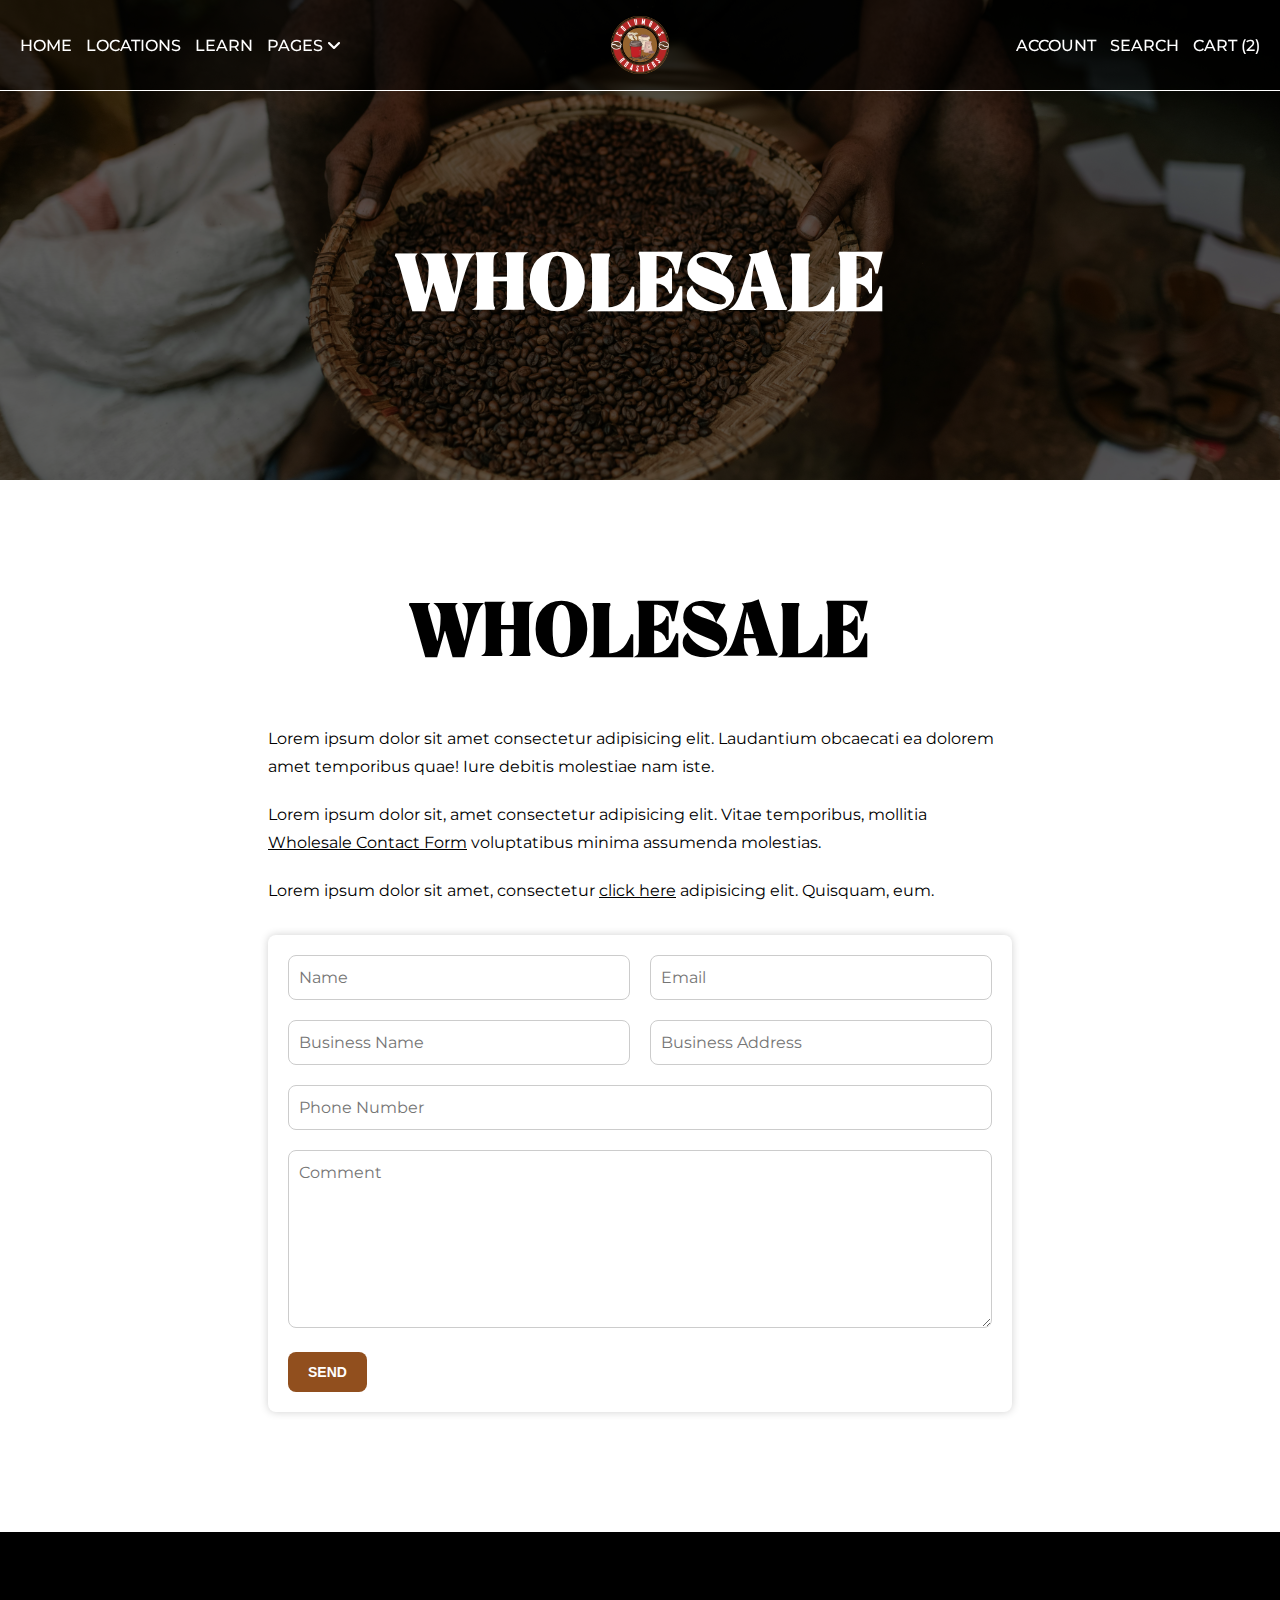
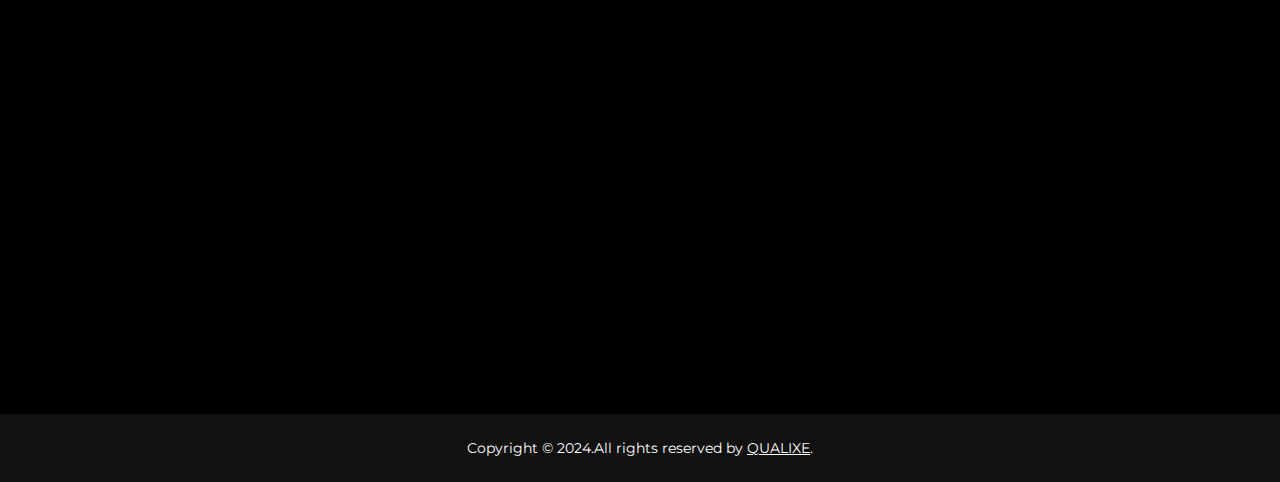
<file: wholesale.html>
<!DOCTYPE html>
<html lang="en">

	<head>
		<meta charset="UTF-8">
		<meta name="viewport" content="width=device-width, initial-scale=1.0">
		<title>Wholesale</title>
		<!-- link css start -->
		<link href="https://fonts.googleapis.com/css2?family=Montserrat:ital,wght@0,100..900;1,100..900&display=swap"
			rel="stylesheet">
		<link rel="stylesheet" href="./assets/css/swiper-bundle.min.css">
		<link rel="stylesheet" href="./assets/css/animate.min.css">
		<link rel="stylesheet" href="./assets/css/all.min.css">
		<link rel="stylesheet" href="./assets/css/style.css">
		<!-- link css end -->
	</head>

	<body>

		<header>
			<!-- navbar section start -->
			<nav class="navbar">
				<div class="container">
					<div class="navbar-wrapper">
						<div class="navbar-menu">
							<div class="ham-menu-wrapper">
								<div class="ham-menu">
									<span></span>
									<span></span>
									<span></span>
								</div>
							</div>
							<div class="navbar-link-wrapper">
								<ul class="nav-link-items">
									<li class="nav-link-item">
										<a href="index.html" class="nav-link">HOME</a>
									</li>
									<li class="nav-link-item">
										<a href="#" class="nav-link">LOCATIONS</a>
									</li>
									<li class="nav-link-item">
										<a href="#" class="nav-link">LEARN</a>
									</li>
									<li class="nav-link-item">
										<a href="#" class="nav-link">PAGES <i class="fa-solid fa-angle-down"></i></a>
										<ul class="nav-link-sub-menu-items">
											<li class="nav-link-sub-menu-item">
												<a href="about-us.html" class="nav-link-sub-menu">ABOUT US</a>
											</li>
											<li class="nav-link-sub-menu-item">
												<a href="collection.html" class="nav-link-sub-menu">products Page</a>
											</li>
											<li class="nav-link-sub-menu-item">
												<a href="product-single.html" class="nav-link-sub-menu">Product-Single</a>
											</li>
											<li class="nav-link-sub-menu-item">
												<a href="blog.html" class="nav-link-sub-menu">Blog Page</a>
											</li>
											<li class="nav-link-sub-menu-item">
												<a href="training-consulting.html" class="nav-link-sub-menu">training & consultation</a>
											</li>
											<li class="nav-link-sub-menu-item">
												<a href="cart.html" class="nav-link-sub-menu">CART Page</a>
											</li>
											<li class="nav-link-sub-menu-item">
												<a href="wholesale.html" class="nav-link-sub-menu">wholesale Page</a>
											</li>
											<li class="nav-link-sub-menu-item">
												<a href="contact.html" class="nav-link-sub-menu">Contact Page</a>
											</li>
										</ul>
									</li>
								</ul>
							</div>
							<div class="navbar-brand">
								<div class="navbar-brand-logo">
									<a href="index.html" class="main-menu-logo">
										<img src="./assets/images/brand-logo.png" alt="brand-logo">
									</a>
								</div>
							</div>
							<div class="navbar-link-wrapper navbar-link-wrapper-right-area">
								<ul class="nav-link-items">
									<li class="nav-link-item">
										<a href="#" class="nav-link">ACCOUNT</a>
									</li>
									<li class="nav-link-item">
										<span class="nav-link search-open">SEARCH</span>
										<div class="search-bar">
											<div class="search-bar-close">
												<div class="search-bar-close-icon">
													<i class="fa-solid fa-xmark"></i>
												</div>
											</div>
											<form action="#" class="search-form">
												<div class="search-input-field">
													<input class="search-input" type="text" placeholder="Search">
													<div class="input-search-btn">
														<button class="search-btn"><i class="fa-solid fa-magnifying-glass"></i></button>
													</div>
												</div>
											</form>
										</div>
									</li>
									<li class="nav-link-item">
										<a href="#" class="nav-link">CART (2)</a>
									</li>
								</ul>
							</div>
							<div class="navbar-icon-wrapper">
								<span class="navbar-icon search-open">
									<i class="fa-solid fa-magnifying-glass"></i>
								</span>
								<div class="search-bar">
									<div class="search-bar-close">
										<div class="search-bar-close-icon">
											<i class="fa-solid fa-xmark"></i>
										</div>
									</div>
									<form action="#" class="search-form">
										<div class="search-input-field">
											<input class="search-input" type="text" placeholder="Search">
											<div class="input-search-btn">
												<button class="search-btn"><i class="fa-solid fa-magnifying-glass"></i></button>
											</div>
										</div>
									</form>
								</div>
								<a href="#" class="navbar-icon">
									<i class="fa-solid fa-cart-shopping"></i>
								</a>
							</div>
						</div>
					</div>
				</div>
			</nav>
			<!-- mobile menu start -->
			<div class="mobile-menu-wrapper">
				<div class="mobile-menu">
					<div class="mobile-menu-top">
						<div class="ham-menu-wrapper">
							<div class="ham-menu">
								<span></span>
								<span></span>
								<span></span>
							</div>
						</div>
						<div class="navbar-brand-logo">
							<a href="index.html" class="main-menu-logo">
								<img src="./assets/images/brand-logo.png" alt="brand-logo">
							</a>
						</div>
					</div>
					<div class="mobile-menu-link-wrapper">
						<ul class="mobile-menu-link-items">
							<li class="mobile-menu-link-item">
								<a href="index.html" class="mobile-menu-link">HOME</a>
							</li>
							<li class="mobile-menu-link-item">
								<a href="#" class="mobile-menu-link">LOCATION</a>
							</li>
							<li class="mobile-menu-link-item">
								<a href="#" class="mobile-menu-link">LEARN</a>
							</li>
							<li class="mobile-menu-link-item mobile-drop-down-menu">
								<span class="mobile-menu-link drop-down-menu-btn">PAGES <i class="fa-solid fa-angle-down"></i></span>
								<ul class="mobile-drop-down-menu-wrapper">
									<li class="nav-link-sub-menu-item">
										<a href="about-us.html" class="nav-link-sub-menu">ABOUT US</a>
									</li>
									<li class="nav-link-sub-menu-item">
										<a href="collection.html" class="nav-link-sub-menu">products Page</a>
									</li>
									<li class="nav-link-sub-menu-item">
										<a href="product-single.html" class="nav-link-sub-menu">Product-Single</a>
									</li>
									<li class="nav-link-sub-menu-item">
										<a href="blog.html" class="nav-link-sub-menu">Blog Page</a>
									</li>
									<li class="nav-link-sub-menu-item">
										<a href="training-consulting.html" class="nav-link-sub-menu">training & consultation</a>
									</li>
									<li class="nav-link-sub-menu-item">
										<a href="cart.html" class="nav-link-sub-menu">CART Page</a>
									</li>
									<li class="nav-link-sub-menu-item">
										<a href="wholesale.html" class="nav-link-sub-menu">wholesale Page</a>
									</li>
									<li class="nav-link-sub-menu-item">
										<a href="contact.html" class="nav-link-sub-menu">Contact Page</a>
									</li>
								</ul>
							</li>
						</ul>
						<div class="social-media-link-wrapper">
							<ul class="social-media-link-items">
								<li class="social-media-link-item">
									<a href="#" target="_blank" class="social-media-link">
										<i class="fa-brands fa-facebook"></i>
									</a>
								</li>
								<li class="social-media-link-item">
									<a href="#" target="_blank" class="social-media-link">
										<i class="fa-brands fa-instagram"></i>
									</a>
								</li>
								<li class="social-media-link-item">
									<a href="#" target="_blank" class="social-media-link">
										<i class="fa-brands fa-tiktok"></i>
									</a>
								</li>
								<li class="social-media-link-item">
									<a href="#" target="_blank" class="social-media-link">
										<i class="fa-brands fa-x-twitter"></i>
									</a>
								</li>
								<li class="social-media-link-item">
									<a href="#" target="_blank" class="social-media-link">
										<i class="fa-brands fa-x-twitter"></i>
									</a>
								</li>
							</ul>
						</div>
					</div>
				</div>
			</div>
			<!-- mobile menu end -->
			<!-- navbar section end -->
		</header>

		<main>
			<!-- page banner css start -->
			<section class="page-banner-section products-page-banner">
				<div class="container">
					<div class="page-heading-wrapper">
						<h1 class="page-heading">
							wholesale
						</h1>
					</div>
				</div>
			</section>
			<!-- page banner css end -->

			<!-- blog page css start -->
			<section class="section contact-section">
				<div class="container">
					<div class="page-common-heading cart-heading">
						<div class="background-with-text-content">
							<h2 class="background-with-text-content-heading wow animate__animated animate__fadeInUp"
								data-wow-duration="1s" data-wow-delay=".1s">Wholesale
							</h2>
						</div>
					</div>
					<div class="wholesale-content-items">
						<div class="wholesale-content-item wow animate__animated animate__fadeInUp"
						data-wow-duration="1s" data-wow-delay=".1s">
							<p class="wholesale-content-text">
							Lorem ipsum dolor sit amet consectetur adipisicing elit. Laudantium obcaecati ea dolorem amet temporibus quae! Iure debitis molestiae nam iste.
							</p>
						</div>
						<div class="wholesale-content-item wow animate__animated animate__fadeInUp"
						data-wow-duration="1s" data-wow-delay=".2s">
							<p class="wholesale-content-text">
								Lorem ipsum dolor sit, amet consectetur adipisicing elit. Vitae temporibus, mollitia <a class="wholesale-content-text-link" href="#">Wholesale Contact Form</a> voluptatibus minima assumenda molestias.
							</p>
						</div>
						<div class="wholesale-content-item wow animate__animated animate__fadeInUp"
						data-wow-duration="1s" data-wow-delay=".3s">
							<p class="wholesale-content-text">
								Lorem ipsum dolor sit amet, consectetur <a class="wholesale-content-text-link" href="#">click here</a> adipisicing elit. Quisquam, eum.
							</p>
						</div>
					</div>
					<form class="contact-form wholesale-contact-form" action="#">
						<div class="contact-field-row">
							<div class="contact-field">
								<input type="text" name="name" placeholder="Name">
							</div>
							<div class="contact-field">
								<input type="email" name="email" placeholder="Email">
							</div>
						</div>
						<div class="contact-field-row">
							<div class="contact-field">
								<input type="text" name="business_name" placeholder="Business Name">
							</div>
							<div class="contact-field">
								<input type="text" name="business_address" placeholder="Business Address">
							</div>
						</div>
						<div class="contact-field">
							<input type="number" name="phone_number" placeholder="Phone Number">
						</div>
						<div class="contact-field">
							<textarea name="comment" placeholder="Comment" rows="8" cols="81"></textarea>
						</div>
						<div class="contact-button">
							<button class="btn custom-btn">Send</button>
						</div>
					</form>
				</div>
			</section>
			<!-- blog page css end -->
		</main>

		<footer>
			<!-- footer section start -->
			<section class="section footer-section">
				<div class="container">
					<div class="footer-section-items">
						<div class="footer-section-item">
							<h6 class="footer-heading wow animate__animated animate__slideInLeft" data-wow-duration="1s"
								data-wow-delay=".1s">CONTACT US</h6>
							<p class="footer-text wow animate__animated animate__slideInLeft" data-wow-duration="1s"
								data-wow-delay=".2s"><i class="fa-solid fa-phone-volume"></i><a
									class="footer-contact-link" href="callto:01712345678">01712345678</a>
							</p>
							<p class="footer-text wow animate__animated animate__slideInLeft" data-wow-duration="1s"
								data-wow-delay=".3s"><i class="fa-solid fa-envelope-open-text"></i><a
									class="footer-contact-link"
									href="mailto:clumbusroasters@gmail.com">clumbusroasters@gmail.com</a>
							</p>
							<p class="footer-text wow animate__animated animate__slideInLeft" data-wow-duration="1s"
								data-wow-delay=".4s"><i class="fa-solid fa-location-dot"></i><a
									class="footer-contact-link" href="#">Mirpur, Dhaka-1216, Bangladesh</a>
							</p>
							<div class="social-link-wrapper">
								<h6 class="footer-social-link-heading wow animate__animated animate__slideInLeft"
									data-wow-duration="1s" data-wow-delay=".1s">FOLLOW US:</h6>
								<ul class="footer-social-links">
									<li class="social-media-link-item wow animate__animated animate__slideInLeft"
										data-wow-duration="1s" data-wow-delay=".1s">
										<a href="#" target="_blank" class="social-media-link">
											<i class="fa-brands fa-facebook"></i>
										</a>
									</li>
									<li class="social-media-link-item wow animate__animated animate__slideInLeft"
										data-wow-duration="1s" data-wow-delay=".2s">
										<a href="#" target="_blank" class="social-media-link">
											<i class="fa-brands fa-instagram"></i>
										</a>
									</li>
									<li class="social-media-link-item wow animate__animated animate__slideInLeft"
										data-wow-duration="1s" data-wow-delay=".3s">
										<a href="#" target="_blank" class="social-media-link">
											<i class="fa-brands fa-tiktok"></i>
										</a>
									</li>
									<li class="social-media-link-item wow animate__animated animate__slideInLeft"
										data-wow-duration="1s" data-wow-delay=".4s">
										<a href="#" target="_blank" class="social-media-link">
											<i class="fa-brands fa-youtube"></i>
										</a>
									</li>
									<li class="social-media-link-item wow animate__animated animate__slideInLeft"
										data-wow-duration="1s" data-wow-delay=".5s">
										<a href="#" target="_blank" class="social-media-link">
											<i class="fa-brands fa-x-twitter"></i>
										</a>
									</li>
								</ul>
							</div>
						</div>
						<div class="footer-section-item">
							<h6 class="footer-heading wow animate__animated animate__slideInUp" data-wow-duration="1s"
								data-wow-delay=".1s">QUICK LINKS</h6>
							<ul class="footer-nav-links">
								<li class="footer-nav-link wow animate__animated animate__slideInUp"
									data-wow-duration="1s" data-wow-delay=".2s">
									<a class="footer-nav-link-text" href="">FAQ</a>
								</li>
								<li class="footer-nav-link wow animate__animated animate__slideInUp"
									data-wow-duration="1s" data-wow-delay=".3s">
									<a class="footer-nav-link-text" href="">Shipping & Returns</a>
								</li>
								<li class="footer-nav-link wow animate__animated animate__slideInUp"
									data-wow-duration="1s" data-wow-delay=".4s">
									<a class="footer-nav-link-text" href="">Careers</a>
								</li>
								<li class="footer-nav-link wow animate__animated animate__slideInUp"
									data-wow-duration="1s" data-wow-delay=".5s">
									<a class="footer-nav-link-text" href="">Contact</a>
								</li>
								<li class="footer-nav-link wow animate__animated animate__slideInUp"
									data-wow-duration="1s" data-wow-delay=".6s">
									<a class="footer-nav-link-text" href="">Terms And Conditions</a>
								</li>
								<li class="footer-nav-link wow animate__animated animate__slideInUp"
									data-wow-duration="1s" data-wow-delay=".7s">
									<a class="footer-nav-link-text" href="">Manage Subscriptions</a>
								</li>
							</ul>
						</div>
						<div class="footer-section-item">
							<h6 class="footer-heading wow animate__animated animate__slideInRight"
								data-wow-duration="1s" data-wow-delay=".1s">NEWSLETTER</h6>
							<p class="footer-text wow animate__animated animate__slideInRight" data-wow-duration="1s"
								data-wow-delay=".2s">Subscribe to receive updates, access to exclusive deals, and more.
							</p>
							<form class="footer-form wow animate__animated animate__slideInRight" action="#"
								data-wow-duration="1s" data-wow-delay=".3s">
								<input class="footer-input" type="mail" placeholder="Enter your mail address">
							</form>
							<div class="footer-form-btn wow animate__animated animate__slideInRight"
								data-wow-duration="1s" data-wow-delay=".4s">
								<a class="btn custom-btn" href="#">SUBSCRIBE</a>
							</div>
						</div>
					</div>
				</div>
			</section>
			<section class="copyright-section">
				<p class="copyright-section-text">
					Copyright &copy; 2024.All rights reserved by <a href="#">QUALIXE</a>.
				</p>
			</section>
			<!-- footer section end -->
		</footer>

		<!-- js link start-->
		<script src="./assets/js/jquery-1.12.4.min.js"></script>
		<script src="./assets/js/swiper-bundle.min.js"></script>
		<script src="./assets/js/jquery.counterup.min.js"></script>
		<script src="./assets/js/waypoints.min.js"></script>
		<script src="./assets/js/wow.min.js"></script>
		<script src="./assets/js/script.js"></script>
		<!-- js link end-->
	</body>

</html>
</file>
<file: assets/css/style.css>
/* common css start */
@font-face {
    font-family: 'Room 205';
    src: url('../fonts/room205.woff');
}

:root {
    /* color */
    --black: #000000;
    --white: #ffffff;
    --heading-text: #FBFAF3;
    --paragraph-text: #FBFAF3;
    --brand-color: #d81b1f;
    --gradient-color1: linear-gradient(315deg, #914F1E 0%, #F9DBBA 74%);
    --border-color: #fff;
    --border-color2: #ccc;
    --text-meuted: #777777;
    --btn-color: #fff;
    --btn-bg: #914F1E;
    --hover-color: #d81b1f;

    /* font family */
    --heading-font: "Room 205", sans-serif;
    --pragraph-font: "Montserrat", sans-serif;
    /* --stylish-font: "Covered By Your Grace", sans-serif; */
}

* {
    margin: 0;
    padding: 0;
    box-sizing: border-box;
}

body {
    overflow-x: hidden;
    overflow-y: scroll;
    scroll-behavior: smooth;
    font-family: var(--pragraph-font);
}

ul,
ol {
    list-style: none;
}

a {
    text-decoration: none;
}

h1,
h2,
h3,
h4,
h5,
h6 {
    margin: 0;
    line-height: 1;
    font-family: var(--heading-font);
    color: var(--heading-text);
}

h1 {
    font-size: 80px;
    font-weight: 700;
}

h2 {
    font-size: 75px;
    font-weight: 700;
}

h3 {
    font-size: 35px;
    font-weight: 600;
}

h4 {
    font-size: 24px;
    font-weight: 600;
}

h5 {
    font-size: 20px;
    font-weight: 500;
}

h6 {
    font-size: 18px;
    font-weight: 500;
}

p {
    font-size: 16px;
    font-weight: 400;
    color: var(--paragraph-text);
    font-family: var(--pragraph-font);
    margin: 0;
    line-height: 28px;
}

.container {
    max-width: 1360px;
    margin: 0 auto;
    padding: 0 20px;
}

.section {
    padding: 120px 0;
    overflow-x: hidden;
}

img {
    width: 100%;
    height: 100%;
    display: block;
}

button {
    color: var(--btn-color);
    outline: none;
    background-color: transparent;
    cursor: pointer;
    border: none;
    transition: all linear .3s;
    cursor: pointer;
}

.custom-btn {
    font-size: 14px;
    font-weight: 600;
    background-color: var(--btn-bg);
    color: var(--btn-color);
    padding: 12px 20px;
    text-transform: uppercase;
    transition: all linear .3s;
    display: inline-block;
    border-radius: 8px;
    cursor: pointer;
}

.btn:hover {
    background-color: var(--hover-color);
}

/* common css end */

/* navbar css start */

.navbar {
    position: fixed;
    left: 0;
    top: 0;
    z-index: 9;
    background-color: rgba(0, 0, 0, 0.5);
    border-bottom: 1px solid var(--border-color);
    width: 100%;
}

.navbar-menu {
    padding: 20px 0;
    display: flex;
    justify-content: space-between;
    align-items: center;
}

.navbar-link-wrapper {
    width: 33%;
}

.navbar-brand {
    width: 33%;
}

.navbar-brand-logo {
    width: 50px;
    margin: 0 auto;
}

.nav-link-items {
    display: flex;
    justify-content: flex-start;
    align-items: center;
}

.navbar-link-wrapper.navbar-link-wrapper-right-area .nav-link-items {
    justify-content: flex-end;
}

.nav-link-item {
    margin: 0 22px;
    position: relative;
    transition: ease-in-out;
    position: relative;
}

.nav-link-item i {
    color: var(--white);
    font-size: 16px;
}

.nav-link-item:hover .nav-link-sub-menu-items {
    opacity: 1;
    visibility: visible;
    top: 30px;
}

.nav-link-sub-menu-items {
    position: absolute;
    left: 0;
    top: 40px;
    padding: 20px;
    -webkit-box-shadow: 0px 0px 8px 0px rgb(0 0 0 / 19%);
    -moz-box-shadow: 0px 0px 8px 0px rgb(0 0 0 / 19%);
    box-shadow: 0px 0px 8px 0px rgb(0 0 0 / 19%);
    background-color: var(--white);
    opacity: 0;
    visibility: hidden;
    transition: all linear .3s;
    border-top-right-radius: 15px;
    border-bottom-left-radius: 15px;
    width: 200px;
}

.nav-link-sub-menu-item {
    position: relative;
}

.nav-link-sub-menu-item::after {
    content: "";
    position: absolute;
    right: 0px;
    bottom: 0;
    width: 0;
    height: 1px;
    background-color: var(--black);
    z-index: 1;
    transition: all linear .3s;
}

.nav-link-sub-menu-item:hover::after {
    left: 0px;
    width: 100%;
}

.nav-link-sub-menu {
    color: var(--black);
    font-size: 16px;
    font-weight: 500;
    font-family: var(--pragraph-font);
    padding: 10px 0;
    display: block;
    position: relative;
    text-transform: uppercase;
}

.nav-link {
    color: var(--white);
    font-size: 16px;
    font-weight: 400;
    padding: 15px 0;
    font-weight: 500;
    text-transform: uppercase;
}

.nav-link-item::after {
    content: "";
    position: absolute;
    right: 0px;
    bottom: -8px;
    width: 0;
    height: 1px;
    background-color: var(--white);
    z-index: 1;
    transition: all linear .3s;
}

.nav-link-item:hover::after {
    left: 0px;
    width: 100%;
}

.nav-link-item:first-child {
    margin-left: 0;
}

.nav-link-item:last-child {
    margin-right: 0;
}

.search-bar {
    position: fixed;
    left: 0;
    top: 50%;
    transform: translateY(-50%);
    width: 100%;
    height: 0;
    background-color: var(--black);
    z-index: 999;
    transition: all linear .3s;
}

.search-bar.active {
    height: 100vh;
    padding: 20px;
}

.search-bar-close-icon {
    cursor: pointer;
    display: inline-block;
    opacity: 0.9;
}

.search-bar-close-icon:hover {
    opacity: 1;
}

.search-open {
    cursor: pointer;
}

.search-bar-close {
    position: absolute;
    right: -50px;
    top: 50px;
    transition: all linear .3s;
}

.search-bar.active .search-bar-close {
    right: 50px;
    transition: all linear .4s;
}

.search-bar.active .search-input-field {
    margin-left: 0;
    transition: all linear .6;
}

.search-bar-close i {
    font-size: 50px;
    color: var(--white);
}

.search-form {
    width: 100%;
    height: 100%;
    display: flex;
    justify-content: center;
    align-items: center;
}

.search-input-field {
    width: 50%;
    border: 1px solid var(--white);
    border-radius: 35px;
    display: flex;
    justify-content: space-between;
    align-items: center;
    padding: 10px 20px;
    margin-left: -300%;
    transition: all linear .6666666666s;
}

.search-input {
    width: 100%;
    height: 40px;
    border: none;
    background-color: transparent;
    outline: none;
    color: var(--white);
    font-size: 18px;
    font-weight: 500;
    padding-right: 5px;
}

.search-input::placeholder {
    color: var(--white);
    font-size: 18px;
    font-weight: 500;
}

.input-search-btn {
    border-left: 1px solid var(--white);
    height: 40px;
    padding-left: 20px;
}

.search-btn {
    cursor: pointer;
    height: 40px;
    opacity: 0.9;
    transition: none;
}

.search-btn:hover {
    opacity: 1;
}

.search-btn i {
    font-size: 25px;
    font-weight: 600;
}

.mobile-menu-logo {
    display: none;
}

.navbar-right-area {
    display: flex;
    justify-content: flex-end;
    align-items: center;
}

.navbar-icon-wrapper {
    display: none;
}

.navbar-icon {
    width: 40px;
    height: 40px;
    color: var(--white);
    border: 1px solid var(--white);
    border-radius: 50%;
    display: flex;
    justify-content: center;
    align-items: center;
}

.navbar-icon:last-child {
    margin-left: 12px;
}

.main-menu-logo img {
    transform: scale(1.5);
}

/* ham menu */
.ham-menu-wrapper {
    border-radius: 10px;
    cursor: pointer;
    display: none;
}

.ham-menu {
    height: 38px;
    width: 30px;
    margin-left: auto;
    position: relative;
}

.ham-menu span {
    height: 2px;
    width: 100%;
    background-color: var(--white);
    border-radius: 25px;
    position: absolute;
    left: 50%;
    top: 50%;
    transform: translate(-50%, -50%);
    transition: .3s ease;
}

.ham-menu span:nth-child(1) {
    top: 25%;
}

.ham-menu span:nth-child(3) {
    top: 75%;
}

.ham-menu.active span:nth-child(1) {
    top: 50%;
    transform: translate(-50%, -50%) rotate(45deg);
}

.ham-menu.active span:nth-child(2) {
    opacity: 0;
}

.ham-menu.active span:nth-child(3) {
    top: 50%;
    transform: translate(-50%, -50%) rotate(-45deg);
}

/* mobile menu start */

.mobile-menu-wrapper {
    height: 100vh;
    width: 100vw;
    top: 0;
    position: fixed;
    left: -110%;
    background-color: rgba(0, 0, 0, 0.4);
    z-index: 99;
    transition: ease .5s;
    display: none;
}

.mobile-menu {
    background-color: rgba(0, 0, 0, 0.9);
    height: 100vh;
    width: 70vw;
    overflow-y: scroll;
    scroll-behavior: smooth;
}

.mobile-menu-top {
    display: flex;
    justify-content: space-between;
    align-items: center;
    padding: 20px 20px 0;
}

.mobile-menu-top .navbar-brand-logo {
    margin: 0;
}

.mobile-menu-top .navbar-brand-logo .main-menu-logo img {
    transform: scale(1.3);
}

.mobile-menu-link-wrapper {
    margin: 20px 0 0 0;
    display: flex;
    flex-direction: column;
    justify-content: space-between;
    align-items: center;
}

.mobile-menu-wrapper.active {
    left: 0;
    transition: ease .5s;
}

.mobile-menu-link-item.mobile-drop-down-menu {
    padding: 0;
    text-align: center;
}

.mobile-menu-link-item.mobile-drop-down-menu .mobile-menu-link {
    padding: 0 0 15px 0;
    display: block;
    margin: 15px 0 0 0;
}

.mobile-menu-link-item.mobile-drop-down-menu .mobile-menu-link::after {
    bottom: 2px;
}

/* .mobile-drop-down-menu-wrapper {
	-webkit-box-shadow: 0px 0px 8px 0px rgb(0 0 0 / 19%);
	-moz-box-shadow: 0px 0px 8px 0px rgb(0 0 0 / 19%);
	box-shadow: 0px 0px 8px 0px rgb(0 0 0 / 100%);
	background-color: var(--brand-color);
	width: 200px;
	padding: 15px;
	border-radius: 8px;
	text-align: center;
	margin: 0 15px 0;
	transition: linear linear .3s;
	display: none;
} */

.mobile-drop-down-menu-wrapper {
    background-color: var(--black);
    width: 200px;
    padding: 15px;
    border-radius: 8px;
    text-align: center;
    margin: 0 20px 20px;
    transition: linear linear .3s;
    display: none;
    box-shadow: 0px 2px 6px 2px rgba(255, 255, 255, 0.3);
    -webkit-box-shadow: 0px 2px 5px 2px rgba(255, 255, 255, 0.3);
    -moz-box-shadow: 0px 2px 6px 2px rgba(255, 255, 255, 0.3);
}

.mobile-drop-down-menu-wrapper .nav-link-sub-menu-item::after {
    background-color: var(--white);
}

.mobile-drop-down-menu-wrapper .nav-link-sub-menu-item .nav-link-sub-menu {
    color: var(--white);
}

.mobile-drop-down-menu .mobile-menu-link::after {
    display: none;
}

.drop-down-menu-btn i {
    transform: rotate(-90deg);
    transition: all linear .3s;
}

.drop-down-menu-btn.active i {
    transform: rotate(0deg);
}

.body-background-video {
    position: fixed;
    left: 0;
    right: 0;
    top: 0;
    bottom: 0;
    width: 100%;
    height: 100%;
    z-index: -1;
}

.body-background-video video {
    object-fit: cover;
}

.mobile-menu-link-items {
    height: 65vh;
    overflow: y;
    overflow-y: scroll;
    text-align: center;
}

.mobile-menu-link-item {
    padding: 15px 0;
}

.mobile-menu-link-item.mobile-drop-down-menu .mobile-menu-link {
    cursor: pointer;
}

.mobile-menu-link {
    color: var(--white);
    font-size: 16px;
    font-weight: 700;
    padding-bottom: 0;
    line-height: 1;
    position: relative;
}

.mobile-menu-link::after {
    content: "";
    position: absolute;
    right: 0px;
    bottom: -10px;
    width: 0;
    height: 1px;
    background-color: var(--white);
    z-index: 1;
    transition: all linear .3s;
}

.mobile-menu-link:hover::after {
    left: 0px;
    width: 100%;
}

.social-media-link-wrapper {
    position: absolute;
    bottom: 0;
    width: 70vw;
    background-color: black;
    padding: 10px 0px;
}

.social-media-link-items {
    display: flex;
    flex-wrap: wrap;
    align-items: center;
    justify-content: center;
}

.social-media-link {
    width: 35px;
    height: 35px;
    color: var(--white);
    border: 1px solid var(--white);
    border-radius: 50%;
    display: flex;
    justify-content: center;
    align-items: center;
    margin-right: 11px;
    transition: all linear .3s;
}

.social-media-link:hover {
    color: var(--brand-color);
}

.mobile-drop-down-menu i {
    color: var(--white);
    font-size: 14px;
    transition: all linear .2s;
}

.mobile-drop-down-menu:hover i {
    color: var(--brand-color);
}

/* mobile menu end */
/* navbar css end */

/* banner css start */
.section.banner-section {
    height: 100vh;
    padding: 0;
}

.banner-section .container {
    height: 100%;
}

.hero-content-wrapper {
    height: 100%;
    display: flex;
    align-items: baseline;
    padding-bottom: 40px;
}

.hero-content {
    width: 45%;
    margin-top: auto;
}

.hero-text {
    padding: 20px 0;
}

/* banner css end */

/* background-with-text-content-section css start */

.background-with-text-content-section1 {
    background: url("../images/coffee-section-bg-3.jpg");
    background-position: center;
    background-repeat: no-repeat;
    background-size: cover;
}

.background-with-text-content-section2 {
    background: url("../images/coffee-section-bg-1.jpg");
    background-position: center;
    background-repeat: no-repeat;
    background-size: cover;
}

.background-with-text-content-section3 {
    background: url("../images/coffee-section-bg-2.jpg");
    background-position: center;
    background-repeat: no-repeat;
    background-size: cover;
}

.background-with-text-content-section4 {
    background: url("../images/coffee-section-bg-4.jpg");
    background-position: center;
    background-repeat: no-repeat;
    background-size: cover;
}

.background-with-text-content-section-wrapper {
    display: flex;
    flex-wrap: wrap;
    align-items: center;
    justify-content: space-between;
}

.background-with-text-content {
    width: 41%;
}

.background-with-text-content-section-empty-area {
    width: 50%;
}

.background-with-text-content-text {
    margin: 15px 0 15px 0;
}

.background-with-heading-text {
    max-width: 600px;
    margin: 0 auto;
}

/* background-with-text-content-section css end */

/* slider section css start */
.product-slider-section {
    background-image: url('../images/product-slider-bg.jpg');
    background-position: center;
    background-size: cover;
    background-repeat: no-repeat;
}

.product-slider-section .background-with-text-content {
    width: 80%;
    text-align: center;
    margin: 0 auto;
}

.product-slider-section .background-with-text-content .background-with-text-content-heading {
    color: var(--black);
}

.product-slider-section .background-with-text-content .background-with-text-content-text {
    color: var(--black);
}

.product-slider-section .swiper {
    padding-bottom: 70px;
    margin-top: 30px;
}

.slider-card {
    text-align: center;
}

.slider-card-img {
    position: relative;
}

.slider-card-img img {
    opacity: 1;
    transition: all linear .3s;
}

.slider-card-btn {
    position: absolute;
    left: 50%;
    top: 50%;
    width: 100%;
    transform: translate(-50%, -50%);
    display: flex;
    justify-content: center;
    align-items: center;
    opacity: 0;
    visibility: hidden;
    transition: all linear .3s;
}

.slider-card-btn .btn {
    position: relative;
}

.slider-card-btn .btn::after {
    position: absolute;
    content: "";
    width: 100%;
    height: 100%;
    left: 0;
    top: 0;
    background-color: var(--white);
    opacity: 0.3;
}

.slider-card-btn .btn:hover::after {
    display: none;
}

.slider-card-img:hover .slider-card-btn {
    opacity: 1;
    visibility: visible;
}

.slider-card-img:hover img {
    opacity: 0.5;
}

.slider-card-content {
    margin-top: 5px;
}

.slider-card-item-name {
    color: var(--black);
    font-family: var(--pragraph-font);
    font-weight: 400;
    padding: 10px 0 0 0;
    transition: all linear .3s;
    text-transform: uppercase;
}

.slider-card-item-price {
    color: var(--black);
    font-family: var(--pragraph-font);
    font-weight: 400;
    padding: 10px 0 0 0;
    transition: all linear .3s;
}

.product-slider-section .swiper-button-prev {
    width: 50px !important;
    height: 50px;
    border: 3px solid var(--btn-bg);
    border-radius: 50%;
    top: var(--swiper-navigation-top-offset, 40%);
}

.product-slider-section .swiper-button-next {
    width: 50px !important;
    height: 50px;
    border: 3px solid var(--btn-bg);

    border-radius: 50%;
    top: var(--swiper-navigation-top-offset, 40%);
}

.product-slider-section .swiper-button-prev::after {
    font-size: 20px;
    font-weight: 700;
    color: var(--btn-bg);
}

.product-slider-section .swiper-button-next::after {
    font-size: 20px;
    font-weight: 700;
    color: var(--btn-bg);
}

.product-slider-section .swiper-pagination .swiper-pagination-bullet {
    width: 12px;
    height: 12px;
    border-radius: 50%;
}

.product-slider-section .swiper-pagination .swiper-pagination-bullet.swiper-pagination-bullet-active {
    background: var(--btn-bg);
}

.slider-section-btm-btn {
    margin-top: 60px;
    text-align: center;
}

/* slider section css end */

/* image with product section css start */
.img-with-product-section {
    background-color: var(--heading-text);
}

.img-with-product-items {
    display: flex;
    gap: 20px;
    flex-wrap: wrap;
    justify-content: center;
}

.img-product-item {
    max-height: 400px;
    position: relative;
    overflow: hidden;
}

.img-product-item:nth-child(1),
.img-product-item:nth-child(4),
.img-product-item:nth-child(5),
.img-product-item:nth-child(8) {
    width: 59%;
}

.img-product-item:nth-child(2),
.img-product-item:nth-child(3),
.img-product-item:nth-child(6),
.img-product-item:nth-child(7) {
    width: 39%;
}

.img-product-item img {
    object-fit: cover;
    transition: all linear .3s;
}

.product-text {
    position: absolute;
    left: 20px;
    bottom: 0;
    z-index: 1;
    color: var(--white);
    font-size: 70px;
    font-weight: 700;
    transition: all linear .3s;
}

.img-product-item:hover img {
    transform: scale(1.1);
}

.img-product-item:hover .product-text {
    left: 40px;
    color: var(--brand-color);
}

/* image with product section css end */

/* product-details section css start */
.product-details-section {
    background-color: var(--white);
}

.product-details-section-wrapper {
    display: flex;
    flex-wrap: wrap;
    justify-content: space-between;
    align-items: center;
}

.product-detail-items {
    width: 30%;
}

.product-details-item {
    margin: 56px 0 0 0;
}

.product-details-item:first-child {
    margin: 0 0 0 0;
}

.product-details-item-content-heading .product-details-item-content-heading-link {
    color: var(--black);
    transition: all linear .3s;
    text-transform: uppercase;
    letter-spacing: 2px;
}

.product-details-item-content-heading-link:hover {
    color: var(--brand-color);
}

.product-details-item-content-text {
    color: var(--black);
    padding-top: 10px;
}

.product-details-img {
    width: 40%;
}

.product-details-item-content {
    padding: 0 85px 0 0;
    position: relative;
    text-align: right;
}

.product-detail-items-right .product-details-item .product-details-item-content {
    padding: 0 0 0 85px;
    text-align: left;
}

.product-details-item-icon {
    position: absolute;
    right: 0;
    top: 0;
}

.product-detail-items-right .product-details-item .product-details-item-content .product-details-item-icon {
    left: 0;
    right: auto;
}

/* product-details section css end */

/* bg-with-card section css start */
.bg-with-card-section {
    background-image: url('../images/bg-with-card-bg.jpg');
    background-position: center;
    background-size: cover;
    background-repeat: no-repeat;
}

.bg-with-card {
    padding: 50px 20px;
    background-color: var(--white);
    width: 40%;
    margin: 0 auto;
    text-align: center;
    border-radius: 5px;
}

.bg-with-card-heading {
    color: var(--black);
    margin-bottom: 10px;
    text-transform: uppercase;
}

.bg-with-card-text {
    color: var(--black);
    margin-bottom: 15px;
}

/* bg-with-card section css end */

/* testimonial slider section css start */
.testimonial-section .background-with-text-content {
    width: 60%;
    text-align: center;
    margin: 0 auto;
}

.testimonial-swiper-slider {
    max-width: 60%;
    margin: 0 auto;
    padding: 50px 0;
}

.swiper-slide.testimonial-slider-item {
    padding: 0 90px !important;
}

.testimonial-slider-content {
    text-align: center;
}

.testimonial-slider-content-text {
    color: var(--white);
}

.testimonial-slider-content-heading {
    color: var(--white);
    padding-top: 25px;
    font-family: var(--pragraph-font);
    text-transform: uppercase;
}

.testimonial-slider-content-heading span {
    font-family: var(--heading-font);
    font-size: 16px;
    padding-left: 5px;
    font-weight: 400;
    text-transform: lowercase;
}

.testimonial-swiper-slider .swiper-button-prev {
    width: 50px;
    height: 50px;
    border: 3px solid var(--white);
    border-radius: 50%;
    top: var(--swiper-navigation-top-offset, 40%);
}

.testimonial-swiper-slider .swiper-button-next {
    width: 50px;
    height: 50px;
    border: 3px solid var(--white);
    border-radius: 50%;
    top: var(--swiper-navigation-top-offset, 40%);
}

.testimonial-swiper-slider .swiper-button-prev::after,
.swiper-button-next::after {
    font-size: 20px;
    font-weight: 700;
    color: var(--white);
}

.testimonial-swiper-slider .swiper-pagination .swiper-pagination-bullet {
    width: 12px;
    height: 12px;
    border-radius: 50%;
    border: 1px solid var(--white);
    opacity: 1;
    background-color: transparent;
}

.testimonial-swiper-slider .swiper-pagination .swiper-pagination-bullet.swiper-pagination-bullet-active {
    background: var(--white);
}

/* testimonial slider section css end */

/* footer section css start */
.footer-section {
    background-color: var(--black);
}

.footer-section-items {
    display: flex;
    flex-wrap: wrap;
    justify-content: space-between;
}

.footer-section-item {
    width: 25%;
    color: var(--white);
}

.footer-heading {
    margin-bottom: 20px;
    font-family: var(--pragraph-font);
    color: var(--white);
}

.footer-text {
    margin-bottom: 10px;
    font-size: 14px;
}

.footer-contact-link {
    color: var(--white);
    transition: all linear .2s;
    font-size: 14px;
    margin-left: 10px;
    font-weight: 400;
}

.footer-contact-link:hover {
    color: var(--hover-color);
    text-decoration: underline;
}

.footer-mail {
    margin-top: 10px;
    color: var(--white);
    transition: all linear .2s;
    text-decoration: underline;
    font-size: 14px;
}

.footer-mail:hover {
    color: var(--hover-color);
}

.social-link-wrapper {
    margin-top: 20px;
}

.footer-social-link-heading {
    font-size: 14px;
    color: var(--white);
    font-family: var(--pragraph-font);
}

.footer-social-links {
    display: flex;
    justify-items: center;
    margin-top: 15px;
}

.footer-social-link {
    margin: 10px;
}

.footer-social-link:first-child {
    margin-left: 0;
}

.footer-social-link:hover .footer-social-link-icon {
    color: var(--hover-color);
}

.footer-social-link-icon {
    color: var(--white);
    font-size: 20px;
    transition: all linear .2s;
}

.footer-nav-link-text {
    color: var(--white);
    transition: all linear .2s;
    font-size: 14px;
}

.footer-nav-link {
    margin: 15px 0;
}

.footer-nav-link-text:hover {
    color: var(--hover-color);
    text-decoration: underline;
}

.footer-input {
    padding: 12px 10px;
    width: 100%;
    border: 1px solid var(--white);
    background-color: transparent;
    color: var(--white);
    font-size: 16px;
    outline: none;
    border-radius: 8px;
    font-family: var(--pragraph-font);
}

.footer-form-btn {
    margin-top: 10px;
}

.footer-form-btn .custom-btn {
    display: block;
    text-align: center;
}

.copyright-section {
    background-color: #111;
    text-align: center;
}

.copyright-section-text {
    color: var(--white);
    padding: 20px 0;
    font-size: 14px;
}

.copyright-section-text a {
    color: var(--white);
    text-decoration: underline;
    transition: all linear .3s;
}

.copyright-section-text a:hover {
    color: var(--hover-color);
}

/* footer section css end */

/* product single css start */
.product-single-page-banner {
    width: 100%;
    background-image: url('../images/product-single-page-banner.jpg');
    background-position: center;
    background-repeat: no-repeat;
    background-size: cover;
}

.page-heading-wrapper {
    display: flex;
    justify-content: center;
    align-items: center;
    padding: 250px 0 150px 0;
}

.page-heading {
    color: var(--white);
    text-transform: uppercase;
    text-align: center;
}

.single-products-items {
    display: flex;
    flex-wrap: wrap;
    justify-content: space-between;
}

.single-products-item {
    width: 48%;
}

.single-product-swiper-2 {
    border: 2px solid var(--btn-bg);
    border-radius: 8px;
}

.single-product-swiper .swiper-slide {
    text-align: center;
    font-size: 18px;
    background: var(--white);
    display: flex;
    justify-content: center;
    align-items: center;
    border-radius: 8px;
    overflow: hidden;
}

.single-product-swiper .swiper-slide {
    border: 2px solid var(--btn-bg);
}

.single-product-swiper .swiper-slide img {
    display: block;
    width: 100%;
    height: 100%;
    object-fit: cover;
}

.single-product-swiper {
    height: 20%;
    box-sizing: border-box;
    padding: 10px 0;
}

.single-product-swiper .swiper-slide {
    width: 25%;
    height: 100%;
    opacity: 0.4;
}

.single-product-swiper .swiper-slide-thumb-active {
    opacity: 1;
}

.single-product-swiper-2 .swiper-slide img {
    display: block;
    width: 100%;
    height: 100%;
    object-fit: contain;
    border-radius: 10px;
    overflow: hidden;
}

.single-product-swiper-2 .swiper-button-next,
.single-product-swiper-2 .swiper-button-prev {
    color: var(--white);
    width: 50px;
    height: 50px;
    background-color: var(--btn-bg);
    border-radius: 50%;
}

.single-product-swiper-2 .swiper-button-next::after,
.single-product-swiper-2 .swiper-button-prev::after {
    font-size: 20px;
    font-weight: 700;
}

.single-product-review {
    display: flex;
    justify-content: flex-start;
    align-items: center;
}

.single-product-ratings-wrapper {
    display: flex;
    justify-content: flex-start;
    align-items: center;
}

.single-product-ratings svg {
    width: 18px;
    height: auto;
}

.single-product-review-text {
    font-size: 14px;
    color: var(--black);
}

.single-product-heading {
    margin-top: 2px;
}

.single-product-heading-text {
    color: var(--black);
    margin-bottom: 5px;
    text-transform: uppercase;
    letter-spacing: 2px;
}

.single-product-ratings {
    color: var(--btn-bg);
}

.single-product-details {
    margin: 20px 0;
}

.single-product-details-text {
    color: var(--black);
}

.choose-single-product-purchase-wrapper {
    margin-top: 20px;
}

.choose-single-product-purchase-heading {
    color: var(--black);
    margin-bottom: 15px;
}

.choose-single-product-purchase-types {
    display: flex;
    gap: 10px;
    flex-wrap: wrap;
}

.choose-single-product-purchase-type {
    position: relative;
}

.choose-single-product-purchase-type input {
    position: absolute;
    top: 46px;
    left: 40px;
    width: 0;
    height: 0;
    opacity: 0;
    visibility: hidden;
    z-index: -1;
}

.choose-single-product-purchase-type-label {
    display: block;
    padding: 10px 15px;
    border-radius: 8px;
    text-align: center;
    align-content: center;
    -webkit-box-shadow: 0px 0px 8px 0px rgb(0 0 0 / 19%);
    -moz-box-shadow: 0px 0px 8px 0px rgb(0 0 0 / 19%);
    box-shadow: 0px 0px 8px 0px rgb(0 0 0 / 19%);
    cursor: pointer;
    position: relative;
}

.choose-single-product-purchase-type-label::after {
    position: absolute;
    content: "";
    left: 0;
    top: 0;
    right: 0;
    bottom: 0;
    z-index: -1;
    border: 2px solid var(--btn-bg);
    border-radius: 8px;
    opacity: 0;
    visibility: hidden;
    transition: all linear .3s;
}

.purchase-pack-ammunt,
.purchase-pack-price,
.purchase-price-save {
    color: var(--black);
    font-weight: 500;
}

.choose-single-product-purchase-type input[type="radio"]:checked~.choose-single-product-purchase-type-label::after {
    opacity: 1;
    visibility: visible;
}

.single-product-total-price {
    display: flex;
    justify-content: flex-start;
    align-items: center;
    margin-top: 30px;
    margin-bottom: 30px;
    padding: 10px 0;
    border-top: 1px solid var(--border-color2);
    border-bottom: 1px solid var(--border-color2);
}

.single-product-total-offer-price {
    color: var(--btn-bg);
    margin-right: 7px;
}

.single-product-previous-total-price {
    color: var(--black);
    font-size: 20px;
    font-weight: 700;
    text-decoration: line-through;
    opacity: 0.5;
}


.single-product-add-cart-area {
    display: flex;
    align-items: center;
    flex-direction: row;
    margin-top: 15px;
}

.single-product-quantity {
    display: flex;
    margin-right: 5px;
}

.single-product-quantity-btn {
    padding: 0;
    height: 45px;
    position: relative;
    outline: 0;
    border: 0;
    width: 45px;
    cursor: pointer;
    line-height: 1;
    background-color: var(--btn-bg);
    border-radius: 8px;
    color: var(--white);
    font-size: 20px;
}

.single-product-quantity-btn:hover {
    background-color: var(--brand-color);
}

input.single-product-quantity-total-input {
    width: 60px;
    line-height: inherit;
    text-align: center;
    border: 1px solid var(--black);
    margin: 0 4px;
    border-radius: 8px;
    padding: 0;
    height: 45px;
    position: relative;
    outline: 0;
    font-size: 16px;
}

input[type=number]::-webkit-inner-spin-button,
input[type=number]::-webkit-outer-spin-button {
    -webkit-appearance: none;
    -moz-appearance: none;
    appearance: none;
    margin: 0;
}


.add-to-cart-btn-area {
    width: 100%;
}

.add-to-cart-btn {
    margin-top: 0;
    display: table;
    margin-left: auto;
    margin-right: auto;
    width: 100%;
    font-weight: 700;
    font-size: 18px;
    background-color: var(--btn-bg);
    color: var(--white);
    border-radius: 8px;
    border: none;
    outline: 0;
    padding: 12px 20px;
    cursor: pointer;
}

.add-to-cart-btn:hover {
    background-color: var(--brand-color);
}

.single-product-checkout-area {
    display: flex;
    justify-content: center;
    align-items: center;
    margin-top: 16px;
}

.single-product-checkout-text {
    margin-left: 5px;
    color: #535353;
    font-weight: 300;
    text-transform: uppercase;
    font-size: 14px;
    font-family: var(--pragraph-font);
}

.single-product-checkout-options {
    display: flex;
    margin-right: 5px;
}

.single-product-checkout-option {
    margin: 0 5px;
}

.checkout-company-logo {
    display: block;
}

.single-product-speciality {
    margin-top: 30px;
}

.single-product-speciality-heading-wrapper {
    display: flex;
    align-items: flex-start;
}

.single-product-speciality-heading-icon {
    color: var(--btn-bg);
    margin-right: 5px;
}

.single-product-speciality-heading {
    color: var(--black);
    margin-bottom: 10px;
}

.single-product-speciality-list {
    display: flex;
    align-items: flex-start;
    padding: 5px 0;
}

.single-product-speciality-list-icon {
    margin-right: 10px;
    line-height: 28px;
    color: var(--btn-bg);
}

.single-product-speciality-list-text {
    color: var(--black);
    font-weight: 500;
}

.single-product-accordion {
    margin-top: 15px;
}

.single-product-accordion-item-title {
    padding: 15px 15px 15px 0;
    border-bottom: 1px solid var(--border-color2);
    display: flex;
    justify-content: space-between;
    align-items: center;
    cursor: pointer;
}

.single-product-accordion-item-heading {
    color: var(--black);
}

.single-product-accordion-item-icon {
    color: var(--black);
}

.single-product-accordion-item-content {
    padding-top: 15px;
    display: none;
}

.single-product-accordion-item-content-wrapper {
    background-color: var(--heading-text);
    border-radius: 8px;
    padding: 20px 20px 25px 20px;
    -webkit-box-shadow: 0px 0px 8px 0px rgb(0 0 0 / 19%);
    -moz-box-shadow: 0px 0px 8px 0px rgb(0 0 0 / 19%);
    box-shadow: 0px 0px 8px 0px rgb(0 0 0 / 19%);
}

.single-product-accordion-item-content-heading {
    color: var(--black);
    text-transform: capitalize;
}

.single-product-accordion-item-content-body-item {
    padding-top: 15px;
    display: flex;
    justify-content: space-between;
    align-items: flex-start;
}

.single-product-accordion-item-content-body-icon {
    line-height: 28px;
    font-size: 8px;
    margin-right: 10px;
}

.single-product-accordion-item-content-body-text {
    color: var(--black);
}

.single-product-accordion-item-icon {
    transition: all linear .3s;
}

.single-product-accordion-item-content-footer {
    margin-top: 15px;
    border: 1px solid var(--border-color2);
    border-radius: 8px;
}

.single-product-accordion-item-content-footer-text {
    padding: 10px;
    color: var(--black);
    font-weight: 400;
    text-transform: uppercase;
}

.single-product-accordion-item.active .single-product-accordion-item-icon {
    transform: rotate(90deg);
    transition: all linear .3s;
}

/* product single css end */

/* product-single css star */
.products-page-banner {
    width: 100%;
    background-image: url('../images/products-page-banner.jpg');
    background-position: center;
    background-repeat: no-repeat;
    background-size: cover;
    background-color: #0009;
    background-blend-mode: color;
}

.product-items {
    display: grid;
    grid-template-columns: repeat(3, 1fr);
    gap: 20px;
}

.product-page-pagination {
    display: flex;
    justify-content: center;
    align-items: center;
    padding-top: 50px;
}

.product-page-pagination .product-page-pagination-number {
    color: black;
    float: left;
    padding: 8px 16px;
    text-decoration: none;
}

.product-page-pagination .product-page-pagination-number.active {
    background-color: var(--btn-bg);
    color: white;
}

.product-page-pagination .product-page-pagination-number:hover:not(.active) {
    background-color: #ddd;
}

/* product-single css end */

/* about-us page css start */
.about-us-section {
    background-color: var(--heading-text);
}

.page-common-heading {
    margin-bottom: 100px;
}

.page-common-heading .background-with-text-content {
    width: 80%;
    text-align: center;
    margin: 0 auto;
}

.page-common-heading .background-with-text-content .background-with-text-content-heading {
    color: var(--black);
    text-transform: uppercase;
}

.page-common-heading .background-with-text-content .background-with-text-content-text {
    color: var(--black)
}

.about-us-items {
    display: grid;
    grid-template-columns: auto auto;
    gap: 50px;
}

.about-us-item-content {
    margin-top: 20px;
}

.about-us-item-content-heading {
    color: var(--black);
    text-transform: uppercase;
    margin-bottom: 10px;
}

.about-us-item-content-text {
    color: var(--black);
}

.section.testimonial-section.about-page-testimonial {
    background-image: url("../images/about-testimonial-bg.jpg");
    background-position: center;
    background-repeat: no-repeat;
    background-size: cover;
    background-color: #0009;
    background-blend-mode: color;
}

.counter-up-section {
    background-color: var(--heading-text);
}

.counter-up-items {
    display: grid;
    grid-template-columns: repeat(4, 1fr);
    gap: 20px;
}

.counter-up-item {
    text-align: center;
}

.counter-up-item .counter-text {
    font-size: 55px;
    font-weight: 500;
    letter-spacing: 2px;
    font-family: var(--heading-font);
    color: var(--btn-bg);
}

.counter-up-item-heading {
    text-transform: uppercase;
    color: var(--btn-bg);
    margin: 20px 0 0;
}

.counter-up-item-text {
    color: var(--btn-bg);
    margin: 5px 0 0;
}

/* about-us page css end */

.cart-heading.page-common-heading {
    margin-bottom: 50px;
}

.cart-wrapper {
    display: flex;
    flex-wrap: wrap;
    justify-content: space-between;
    align-items: start;
}

.cart-product-list {
    width: 70%;
}

.cart-table-heading {
    width: 100%;
    background-color: var(--btn-bg);
    border-radius: 8px;
    display: flex;
    flex-wrap: wrap;
    padding: 5px 20px;
}

.cart-table-product-name {
    width: 55%;
}

.cart-table-product-name-text {
    font-size: 18px;
    font-weight: 500;
}

.cart-table-product-quantity {
    width: 25%;
}

.cart-table-product-quantity-text {
    font-size: 18px;
    font-weight: 500;
}

.cart-table-product-price {
    width: 20%;
    text-align: right;
}

.cart-table-product-price-text {
    font-size: 18px;
    font-weight: 500;
}

.cart-table-body {
    display: flex;
    padding: 10px 0 10px 0;
    border-bottom: 1px solid rgba(0, 0, 0, 0.2);
    align-items: center;
}

.cart-product {
    width: 55%;
}

.cart-product-details {
    display: flex;
}

.cart-product-img {
    display: flex
}

.selected-product-img {
    width: 207px;
    height: 159px;
    border: 1px solid var(--border-color2);
    border-radius: 8px;
    overflow: hidden;
}

.selected-product-img .selected-product-img-link img {
    width: 100%;
    height: 100%;
    object-fit: contain;
    transform: scale(0.9);
    transition: all linear .3s;
}

.selected-product-img:hover .selected-product-img-link img {
    transform: scale(1);
}

.product-name {
    align-items: center;
    display: flex;
    padding-left: 15px;
}

.product-name-link {
    color: var(--black);
    transition: all linear .3s;
}

.product-name-link:hover {
    color: var(--brand-color);
}

.single-product-quantity-btn.cart-page-quantity-btn i {
    font-size: 16px;
    line-height: 45px;
}

.product-price {
    padding-top: 5px;
    display: flex;
    justify-content: space-between;
    align-items: center;
}

.present-price-text {
    color: var(--brand-color);
}

.previous-price {
    padding-left: 10px;
}

.previous-price-text {
    color: var(--black);
    opacity: 0.4;
    text-decoration: line-through;
}

.product-remove-btn button {
    font-size: 20px;
    font-weight: 700;
    color: var(--btn-bg);
    border: none;
    outline: none;
    background-color: transparent;
    transition: all linear .3s;
}

.product-remove-btn button:hover {
    color: var(--brand-color);
}

.desktop-cart-quantity-btn {
    width: 25%;
    text-align: center;
    display: flex;
    justify-content: space-between;
    align-items: center;
}

.cart-quantity.responsive-cart-quantity {
    display: none;
}

.cart-total-price {
    width: 20%;
    text-align: end;
    padding-right: 20px;
}

.cart-total-price-text {
    color: var(--black);
}

.cart-order-summary {
    width: 28%;
    padding: 20px;
    border-radius: 8px;
    -webkit-box-shadow: 0px 0px 8px 0px rgb(0 0 0 / 19%);
    -moz-box-shadow: 0px 0px 8px 0px rgb(0 0 0 / 19%);
    box-shadow: 0px 0px 8px 0px rgb(0 0 0 / 19%);
    background-color: var(--white);
}

.oder-summary-heading {
    padding-bottom: 11px;
}

.oder-summary-heading-text {
    color: var(--black);
    font-size: 18px;
    font-weight: 600;
}

.summary-item {
    padding: 11px 0 11px 0;
    display: flex;
    justify-content: space-between;
    align-items: center;
}

.summary-item-text {
    color: var(--black);
}

.summary-item-price {
    color: var(--black);
}

.summary-checkout-button {
    padding-top: 15px;
}

.summary-checkout-button .custom-btn {
    padding-top: 13px;
    width: 100%;
}

.checkout-summary {
    margin-top: 30px;
}

.checkout-text {
    color: var(--black);
    text-align: center;
}

/* cart css end */

/* blog css start */
.blog-section {
    background-color: var(--heading-text);
}

.blog-items {
    display: grid;
    grid-template-columns: repeat(3, 1fr);
    gap: 20px;
}

.blog-item-content-btn {
    margin-top: 10px;
}

.blog-item-content-btn-link {
    font-size: 14px;
    font-weight: 600;
    color: var(--black);
    text-transform: uppercase;
    transition: all linear .3s;
}

.blog-item-content-btn-link:hover {
    color: var(--brand-color);
    padding-left: 5px;
}

.blog-item-content-btn-icon i {
    font-size: 13px;
    padding-left: 2px;
    transition: all linear .3s;
}

.blog-item-content-btn-link:hover .blog-item-content-btn-icon i {
    color: var(--brand-color);
    padding-left: 7px;
}

/* blog css end */

.contact-paragraph-text {
    color: var(--black);
    font-family: var(--pragraph-font);
    margin-top: 5px;
}

.contact-paragraph-text-link {
    color: var(--black);
    font-family: var(--pragraph-font);
    text-decoration: underline;
    transition: all linear .3s;
}

.contact-paragraph-text-link:hover {
    color: var(--brand-color);
}

.contact-form {
    max-width: 60%;
    margin: 0 auto;
    padding: 20px;
    border-radius: 8px;
    -webkit-box-shadow: 0px 0px 8px 0px rgb(0 0 0 / 19%);
    -moz-box-shadow: 0px 0px 8px 0px rgb(0 0 0 / 19%);
    box-shadow: 0px 0px 8px 0px rgb(0 0 0 / 19%);
}

.contact-field-row {
    display: grid;
    grid-template-columns: repeat(2, 1fr);
    gap: 20px;
}

.contact-field {
    width: 100%;
    margin-bottom: 20px;
}

.contact-form input,
textarea {
    color: var(--black);
    font-size: 16px;
    background-color: transparent;
    width: 100%;
    padding: 12px 10px;
    border-radius: 8px;
    border: 1px solid var(--border-color2);
    outline: none;
    font-family: var(--pragraph-font);
}

.contact-form .contact-field textarea {
    font-size: 16px;
    border-radius: 8px !important;
    border-color: var(--border-color2) !important;
    width: 100%;
    margin-bottom: 0 !important;
    outline: none;
}

/* contact css end */

/* wholesale responsive css start */
.wholesale-content-items {
    max-width: 60%;
    margin: 0 auto;
}

.wholesale-content-item {
    margin-bottom: 20px;
}

.wholesale-content-text {
    color: var(--black);
}

.wholesale-content-text-link {
    color: var(--black);
    text-decoration: underline;
}

.wholesale-content-text-link:hover {
    color: var(--brand-color);
}

.contact-form.wholesale-contact-form {
    margin-top: 30px;
}

/* wholesale responsive css end */

/* training-consulting-section css end */

.training-consulting-section {
    background-color: var(--white);
}

.training-consulting-section .background-with-text-content-section-wrapper .background-with-text-content .background-with-text-content-heading {
    color: var(--black);
}

.training-consulting-section .background-with-text-content-section-wrapper .background-with-text-content .background-with-text-content-text {
    color: var(--black);
}

.training-consulting-section .background-with-text-content-section-wrapper .background-with-text-content .single-product-speciality-lists {
    margin-bottom: 15px;
}

.training-consulting-img-area img {
    border-radius: 8px;
}

/* training-consulting-section css end */

/* training-consulting-testimonial css start */
.testimonial-section.training-consulting-testimonial {
    background-image: url("../images/training-consultation-item-img-3.jpg");
    background-position: center;
    background-repeat: no-repeat;
    background-size: cover;
    background-color: rgba(0, 0, 0, 0.5);
    background-blend-mode: color;
}
/* training-consulting-testimonial css end */

/* responsive css start */
@media only screen and (max-width: 1320px) {

    /* navbar responsive css start */

    .nav-link-item {
        margin: 0 7px;
    }

    /* navbar responsive css end */

    /* img-with-product responsive css start */
    .img-with-product-items {
        gap: 19px;
    }

    /* img-with-product responsive css end */

    /* bg-with-card responsive css start */
    .bg-with-card {
        width: 50%;
    }

    /* bg-with-card responsive css end */

    /* product-single css start */
    .choose-single-product-purchase-types {
        gap: 10px;
    }

    .choose-single-product-purchase-type-label {
        padding: 15px;
    }

    .single-product-checkout-text {
        font-size: 13px;
    }

    /* product-single css end */

    /* cart css start */
    .product-price {
        display: grid;
    }

    .previous-price {
        padding-left: 0;
        padding-top: 10px;
    }

    .product-name {
        align-items: center;
        display: flex;
    }

    .selected-product-img {
        width: 150px;
        height: 150px;
    }

    .cart-product {
        width: 55%;
    }

    .desktop-cart-quantity-btn {
        width: 25%;
    }

    .cart-table-product-name {
        width: 55%;
    }

    .cart-table-product-quantity {
        width: 25%;
    }

    /* cart css end */


}

@media only screen and (max-width: 992px) {

    h1 {
        font-size: 51px;
    }

    h2 {
        font-size: 55px;
    }

    h3 {
        font-size: 28px;
    }

    .section {
        padding: 80px 0;
    }

    /* navbar responsive css start */
    .navbar-link-wrapper {
        display: none;
    }

    .navbar-icon-wrapper {
        display: block;
        display: flex;
        align-items: center;
    }

    .navbar-brand-logo {
        width: 50px;
        margin: 0 auto auto 51%;
    }

    .ham-menu-wrapper {
        display: block;
    }

    .mobile-menu-wrapper {
        display: block;
    }

    /* navbar responsive css end */

    /* banner responsive css start */

    .section.banner-section {
        padding: 160px 0 50px;
        height: auto;
    }

    .hero-content {
        width: 70%;
    }

    .hero-content-wrapper {
        padding-bottom: 0;
    }

    /* banner responsive css end */

    /* background-with-text-content-section responsive css end */
    .background-with-text-content {
        width: 76%;
    }

    .background-with-text-content-section-empty-area {
        width: 16%;
    }

    .background-with-text-content-text {
        margin: 25px auto;
    }

    /* background-with-text-content-section responsive css end */

    /* img-with product section responsive css strat */
    .img-with-product-items {
        gap: 10px;
    }

    .product-text {
        font-size: 35px;
    }

    /* img-with product section responsive css end */

    /* product-details section css start */
    .product-detail-items {
        width: 100%;
    }

    .product-details-img {
        width: 100%;
        margin: 20px 0;
    }

    .product-details-item-content {
        padding: 0 0 0 85px;
        text-align: left;
    }

    .product-details-item-icon {
        left: 0;
        right: auto;
    }

    /* product-details section css end */

    /* bg-with-card section responsive css start */
    .bg-with-card {
        width: 65%;
    }

    .bg-with-card {
        padding: 20px 20px;
    }

    /* bg-with-card section responsive css end */

    /* testimonial slider section css start*/
    .testimonial-section .background-with-text-content {
        width: 100%;
    }

    .testimonial-swiper-slider {
        max-width: 100%;
    }

    /* testimonial slider section css end */


    /* product-single css start */
    .section.single-products-section {
        padding: 120px 0 80px;
    }

    .page-heading-wrapper {
        padding: 200px 0 100px;
    }

    .page-heading {
        text-transform: uppercase;
    }

    .single-products-items {
        flex-wrap: wrap;
        gap: 50px;
    }

    .single-products-item {
        width: 100%;
    }

    /* product-single css end */

    /* about-us page css start */
    .page-common-heading {
        margin-bottom: 50px;
    }

    .page-common-heading .background-with-text-content {
        width: 100%;
    }

    .counter-up-items {
        grid-template-columns: repeat(2, 1fr);
        gap: 40px;
    }

    /* about-us page css end */

    /* cart css end */
    .cart-product-list {
        width: 100%;
    }

    .cart-table-product-name {
        width: 48%;
    }

    .cart-table-product-quantity {
        width: 32%;
    }

    .cart-product {
        width: 48%;
    }

    .selected-product-img {
        width: 130px;
        height: 130px;
    }

    .product-name-text {
        font-size: 14px;
    }

    .present-price-text {
        font-size: 14px;
    }

    .previous-price-text {
        font-size: 14px;
    }

    .cart-total-price-text {
        font-size: 16px;
    }

    .previous-price {
        padding-top: 5px;
    }

    .desktop-cart-quantity-btn {
        width: 32%;
    }

    .cart-total-price {
        width: 20%;
        padding-right: 0;
    }

    .product-name {
        padding-left: 10px;
    }

    .cart-order-summary {
        width: 50%;
        margin: 20px 0 0 auto;
    }

    /* cart css end */

    /* blog css start */
    .blog-items {
        grid-template-columns: repeat(2, 1fr);
        gap: 30px;
    }

    /* blog css end */

    /* contact css start */
    .contact-form {
        max-width: 80%;
    }

    .contact-field-row {
        grid-template-columns: auto;
        gap: 0;
    }

    /* contact css end */

    /* wholesale css start */
    .wholesale-content-items {
        max-width: 80%;
    }

    /* wholesale css end */

    /* training-consulting-section responsive css start */
    .training-consulting-section .background-with-text-content-section-wrapper {
        flex-direction: column-reverse;
        gap: 30px;
    }

    .training-consulting-section .background-with-text-content-section-wrapper.change-column {
        flex-direction: unset;
    }

    .training-consulting-section .background-with-text-content-section-wrapper .background-with-text-content {
        width: 100%;
    }

    .training-consulting-section .background-with-text-content-section-wrapper .background-with-text-content-section-empty-area {
        width: 100%;
    }

    .training-consulting-section .background-with-text-content-section-wrapper .background-with-text-content .single-product-speciality-lists {
        text-align: left;
    }

    /* training-consulting-section responsive css end */

    /* footer section responsive css end */
    .footer-section-item {
        width: 45%;
        margin: 15px 10px 15px 0;
    }

    form.footer-form {
        width: 100%;
    }

    /* footer section responsive css end */

}

@media only screen and (max-width: 575px) {
    .section {
        padding: 40px 0;
    }

    h1 {
        font-size: 40px;
    }

    h2 {
        font-size: 30px;
    }

    h3 {
        font-size: 24px;
        font-weight: 600;
    }

    h5 {
        font-size: 18px;
    }

    h6 {
        font-size: 16px;
    }


    p {
        line-height: 24px;
    }

    .custom-btn {
        padding: 10px 16px;
    }

    /* navbar responsive css start */
    .navbar-menu {
        padding: 16px 0 16px 0;
    }

    .search-input-field {
        width: 85%;
        padding: 0px 10px;
    }

    .input-search-btn {
        padding-left: 10px;
        height: 25px;
    }

    .search-btn i {
        font-size: 18px;
    }

    .search-btn {
        cursor: pointer;
        height: 25px;
    }

    .search-bar-close i {
        font-size: 30px;
    }

    /* navbar responsive css end */

    /* banner responsive css start */
    .section.banner-section {
        padding: 160px 0 40px;
        height: auto;
    }

    .hero-content {
        width: 100%;
        text-align: center;
    }

    .hero-content-wrapper {
        padding-bottom: 0;
    }

    /* banner responsive css end */

    /* background-with-text-content-section responsive css start */
    .background-with-text-content {
        width: 100%;
        text-align: center;
    }

    .background-with-text-content-section-empty-area {
        width: 0;
    }

    .background-with-text-content-text {
        margin: 15px 0;
    }

    /* background-with-text-content-section responsive css end */

    /* product-slider-section responsive css start */
    .slider-section-btm-btn {
        margin-top: 40px;
        text-align: center;
    }

    .product-slider-section .background-with-text-content {
        width: 100%;
    }

    /* product-slider-section responsive css end */


    /* img-with product section responsive css strat */
    .img-product-item:nth-child(1),
    .img-product-item:nth-child(4),
    .img-product-item:nth-child(5),
    .img-product-item:nth-child(8) {
        width: 48%;
        height: 100px;
    }

    .img-product-item:nth-child(2),
    .img-product-item:nth-child(3),
    .img-product-item:nth-child(6),
    .img-product-item:nth-child(7) {
        width: 48%;
        height: 100px;
    }

    .product-text {
        font-size: 30px;
    }

    .img-with-product-items {
        gap: 12px;
    }

    /* img-with product section responsive css end */

    /* product-details section css start */
    .product-details-item {
        margin: 30px 0 0 0;
    }

    /* product-details section css end */

    /* bg-with-card section responsive css start */
    .bg-with-card {
        width: 90%;
    }

    .bg-with-card {
        padding: 20px 10px;
    }

    /* bg-with-card section responsive css end */

    /* testimonial slider section css start */
    .swiper-slide.testimonial-slider-item {
        padding: 0 0 !important;
    }

    .testimonial-section .background-with-text-content {
        width: 100%;
    }

    .swiper-button-prev {
        display: none;
    }

    .swiper-button-next {
        display: none;
    }

    /* testimonial slider section css end */

    /* product-single css star */
    .product-items {
        grid-template-columns: repeat(2, 1fr);
    }

    /* product-single css end */

    /* product single css start */
    .section.single-products-section {
        padding: 120px 0 40px;
    }

    .page-heading-wrapper {
        padding: 150px 0 50px;
    }

    .single-products-items {
        flex-wrap: wrap;
        gap: 40px;
    }

    .single-products-item {
        width: 100%;
    }

    .single-product-details-text {
        text-align: justify;
    }

    .choose-single-product-purchase-types {
        grid-template-columns: auto auto;
        gap: 20px;
    }

    .single-product-quantity-btn {
        height: 41px;
    }

    input.single-product-quantity-total-input {
        height: 41px;
    }

    .add-to-cart-btn {
        font-size: 14px;
        padding: 12px 16px;
    }

    .single-product-checkout-area {
        flex-wrap: wrap;
    }

    .single-product-checkout {
        margin-bottom: 10px;
    }

    /* product single css end */

    /* about-us page css start */
    .about-us-items {
        grid-template-columns: auto;
    }

    .about-us-item-content-text {
        text-align: justify;
    }

    .counter-up-items {
        grid-template-columns: repeat(1, 1fr);
        gap: 40px;
    }

    /* about-us page css end */

    /* cart section css start */
    .cart-wrapper {
        padding: 0;
    }

    .cart-table-heading {
        display: none;
    }

    .cart-product-list {
        width: 100%;
    }

    .cart-product-img {
        align-items: center;
    }

    .cart-product-details {
        flex-wrap: wrap;
        flex-direction: column-reverse;
    }

    .product-remove-btn {
        justify-content: flex-start;
        width: 100%;
    }

    .selected-product-img {
        width: 120px;
        height: 120px;
    }

    .cart-product {
        width: 75%;
    }

    .selected-product-img {
        width: 100px;
        height: 100px;
    }

    .product-price {
        display: grid;
    }

    .product-name {
        display: grid;
        justify-content: center;
        align-items: center;
        padding: 0 0 0 18px;
    }

    .cart-quantity.responsive-cart-quantity {
        display: block;
    }

    .single-product-quantity-btn.cart-page-quantity-btn {
        width: 30px;
        height: 30px;
        border-radius: 4px
    }

    .single-product-quantity-btn.cart-page-quantity-btn i {
        font-size: 14px;
        line-height: 30px;
    }

    .cart-page-quantity-input {
        width: 30px !important;
        height: 30px !important;
        border-radius: 4px !important;
    }

    .single-product-quantity {
        margin-right: 15px;
    }

    .cart-total-price-text {
        font-size: 14px;
    }

    .cart-total-price {
        width: 25%;
        text-align: end;
    }

    .cart-quantity.responsive-cart-quantity {
        padding: 10px 0 0 0;
        display: flex;
        justify-content: space-between;
        align-items: center;
    }

    .cart-order-summary {
        width: 100%;
        margin: 20px 0 0 0;
    }

    .desktop-cart-quantity-btn {
        display: none;
    }

    /* cart section css end */

    /* blog css start */
    .blog-items {
        gap: 40px;
    }

    /* blog css end */

    /* contact responsive css end */
    .cart-heading.page-common-heading {
        margin-bottom: 25px;
    }

    .contact-form {
        max-width: 100%;
    }

    .contact-field {
        margin-bottom: 15px;
    }

    .contact-form input,
    textarea {
        font-size: 14px;
        padding: 9px 10px;
    }

    .contact-form .contact-button button {
        padding: 10px 20px;
        border-radius: 4px;
    }

    .contact-paragraph-text {
        line-height: 1.4;
    }

    /* contact responsive css end */

    /* wholesale css start */
    .wholesale-content-items {
        max-width: 100%;
    }

    .wholesale-content-text {
        text-align: justify;
    }

    /* wholesale css end */

    /* footer section responsive css end */
    .footer-section-item {
        width: 100%;
        margin: 25px 0 0 0;
        text-align: center;
    }

    .footer-heading {
        margin-bottom: 10px;
    }

    .footer-text {
        margin-bottom: 3px;
        font-size: 14px;
    }

    .footer-form {
        margin: 10px 0;
    }

    .footer-input {
        padding: 9px 10px;
        font-size: 14px;
    }

    .footer-social-links {
        margin-top: 15px;
        display: flex;
        justify-items: center;
    }

    .footer-social-links {
        justify-content: center;
    }

    .footer-nav-link-text {
        font-size: 14px;
    }

    /* footer section responsive css end */
}
</file>
